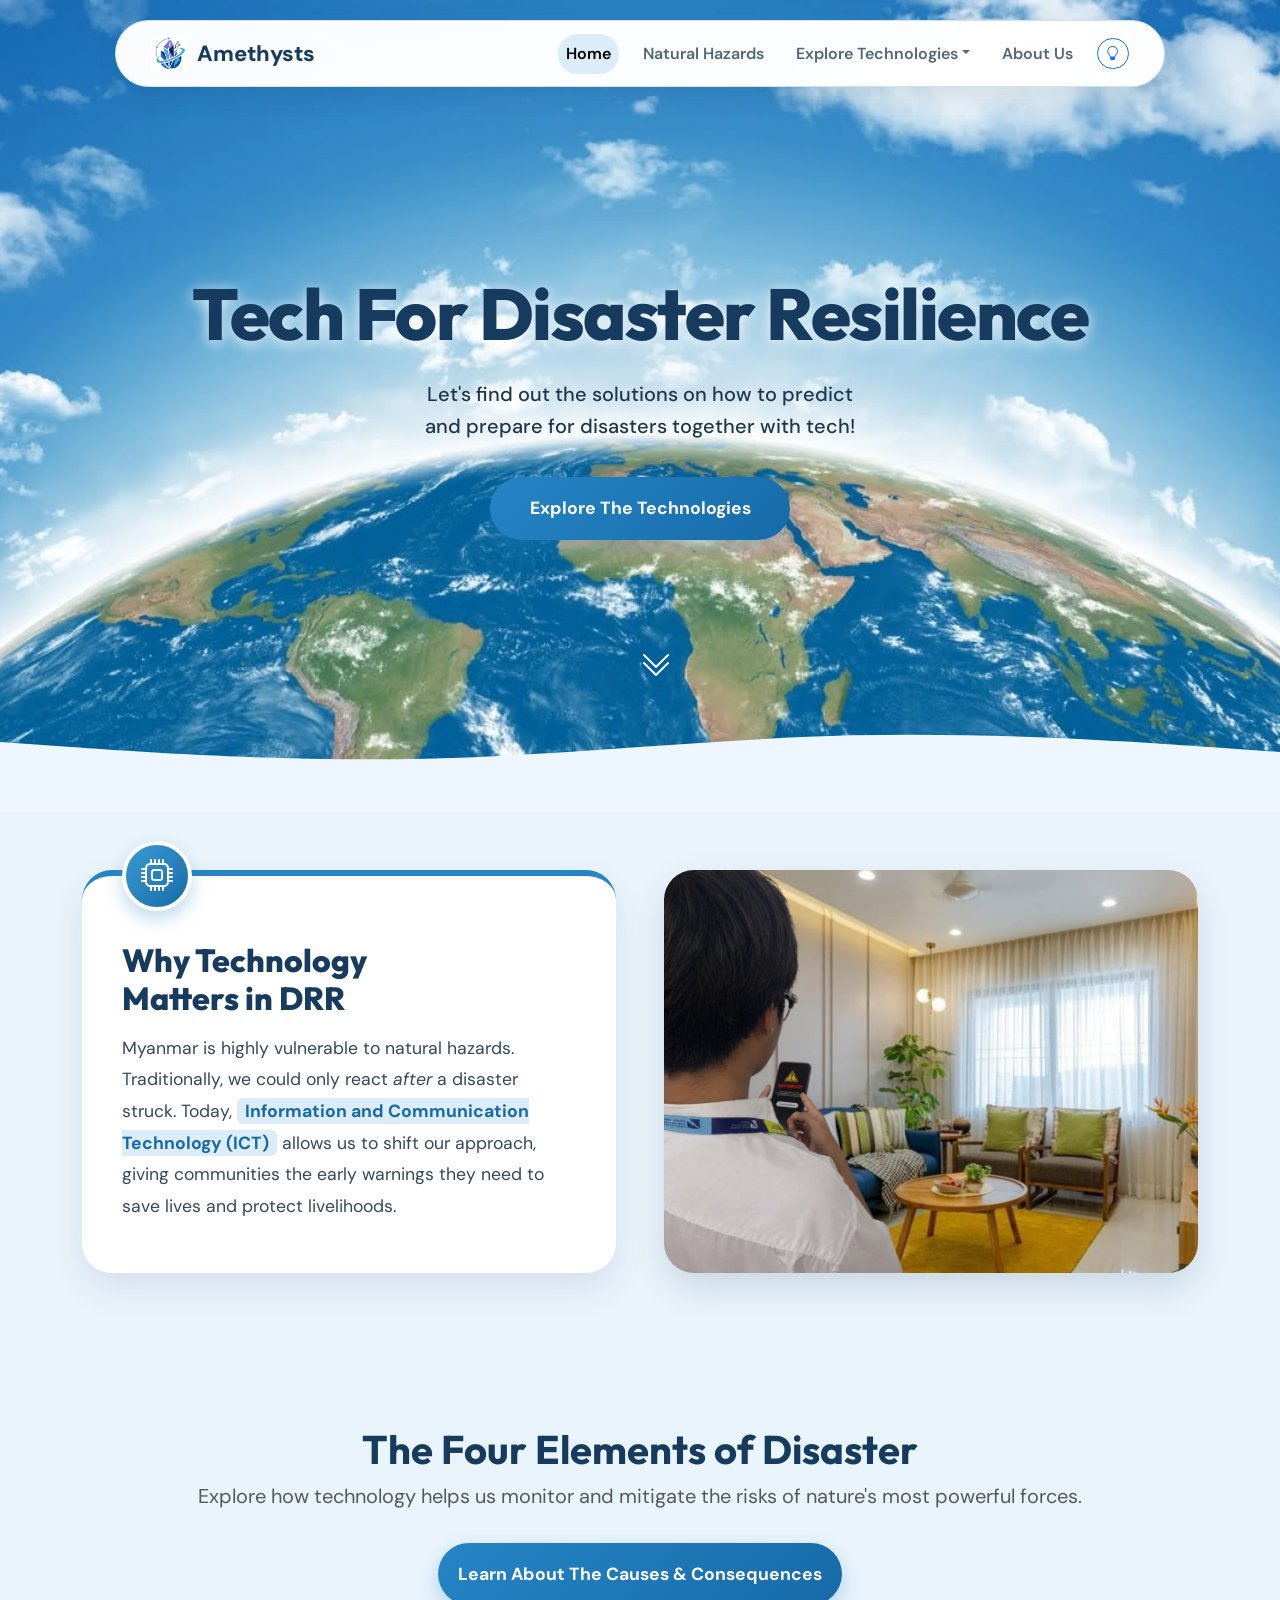
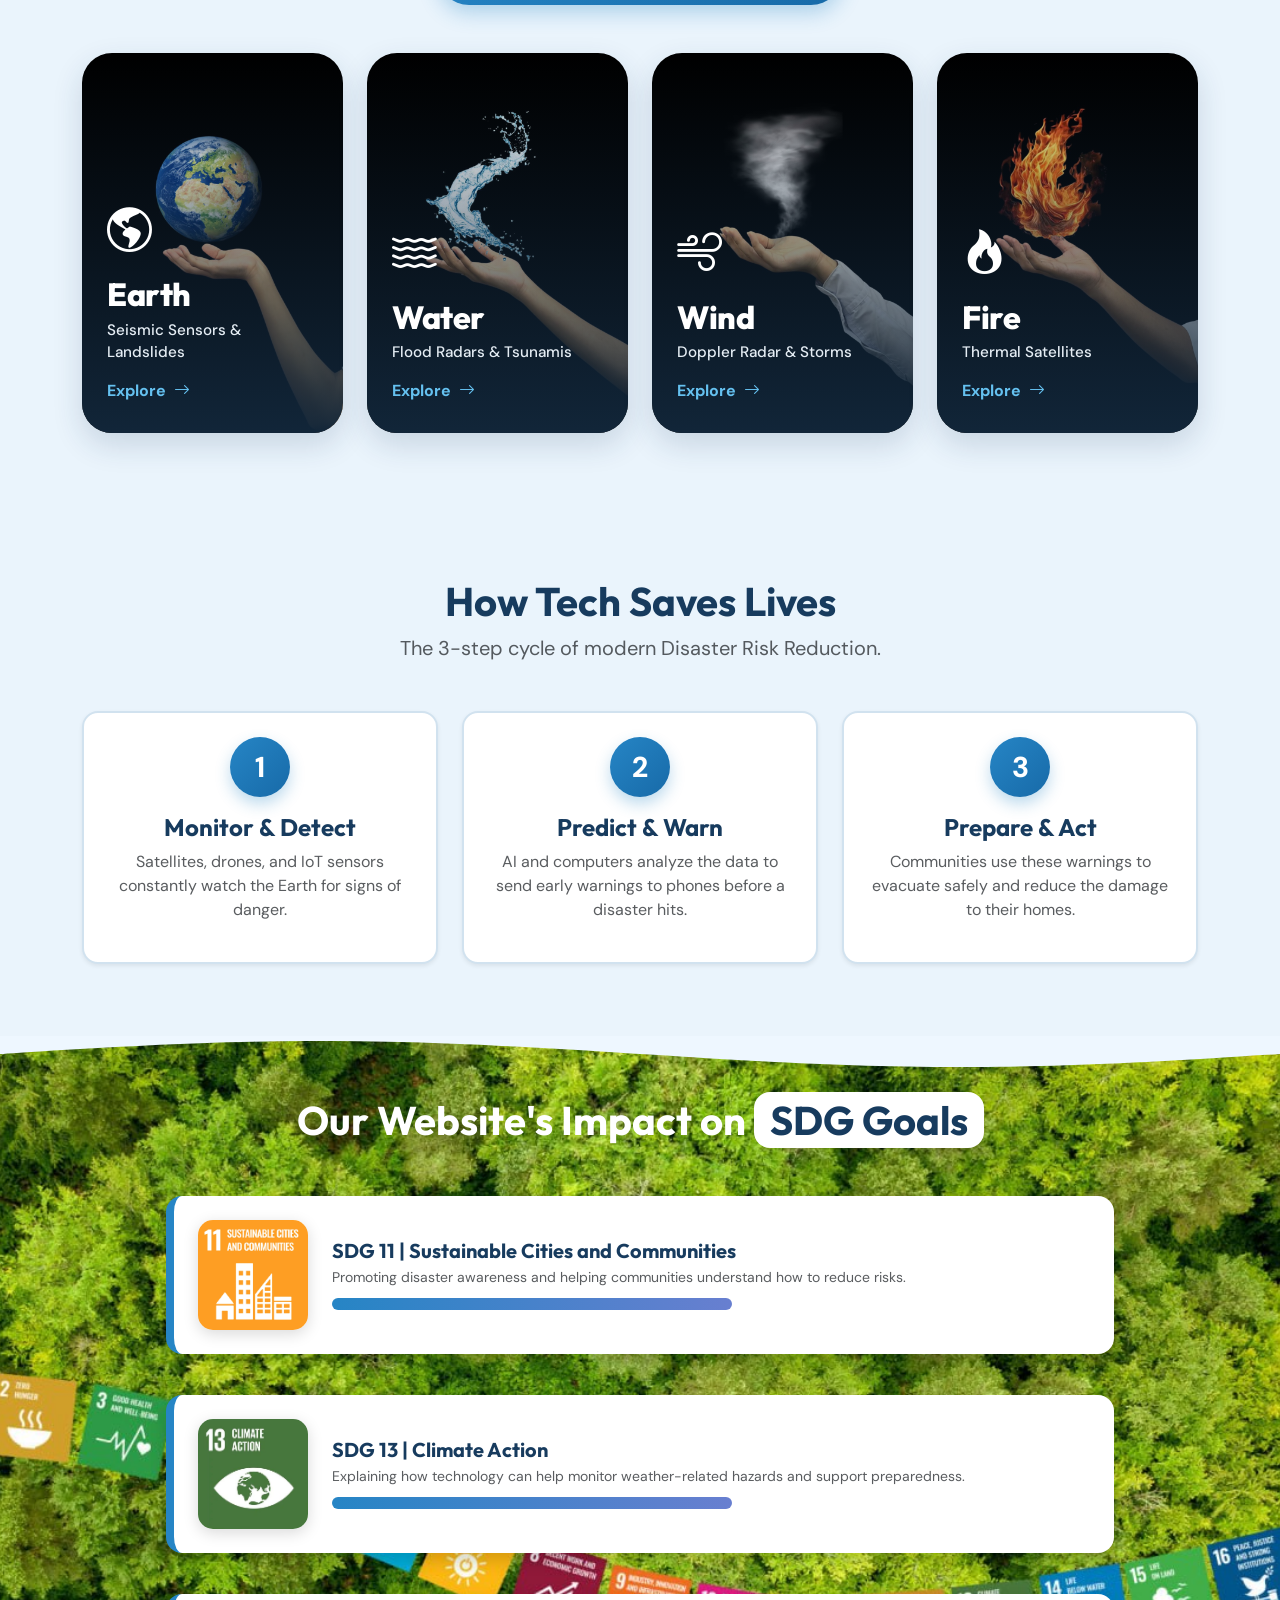
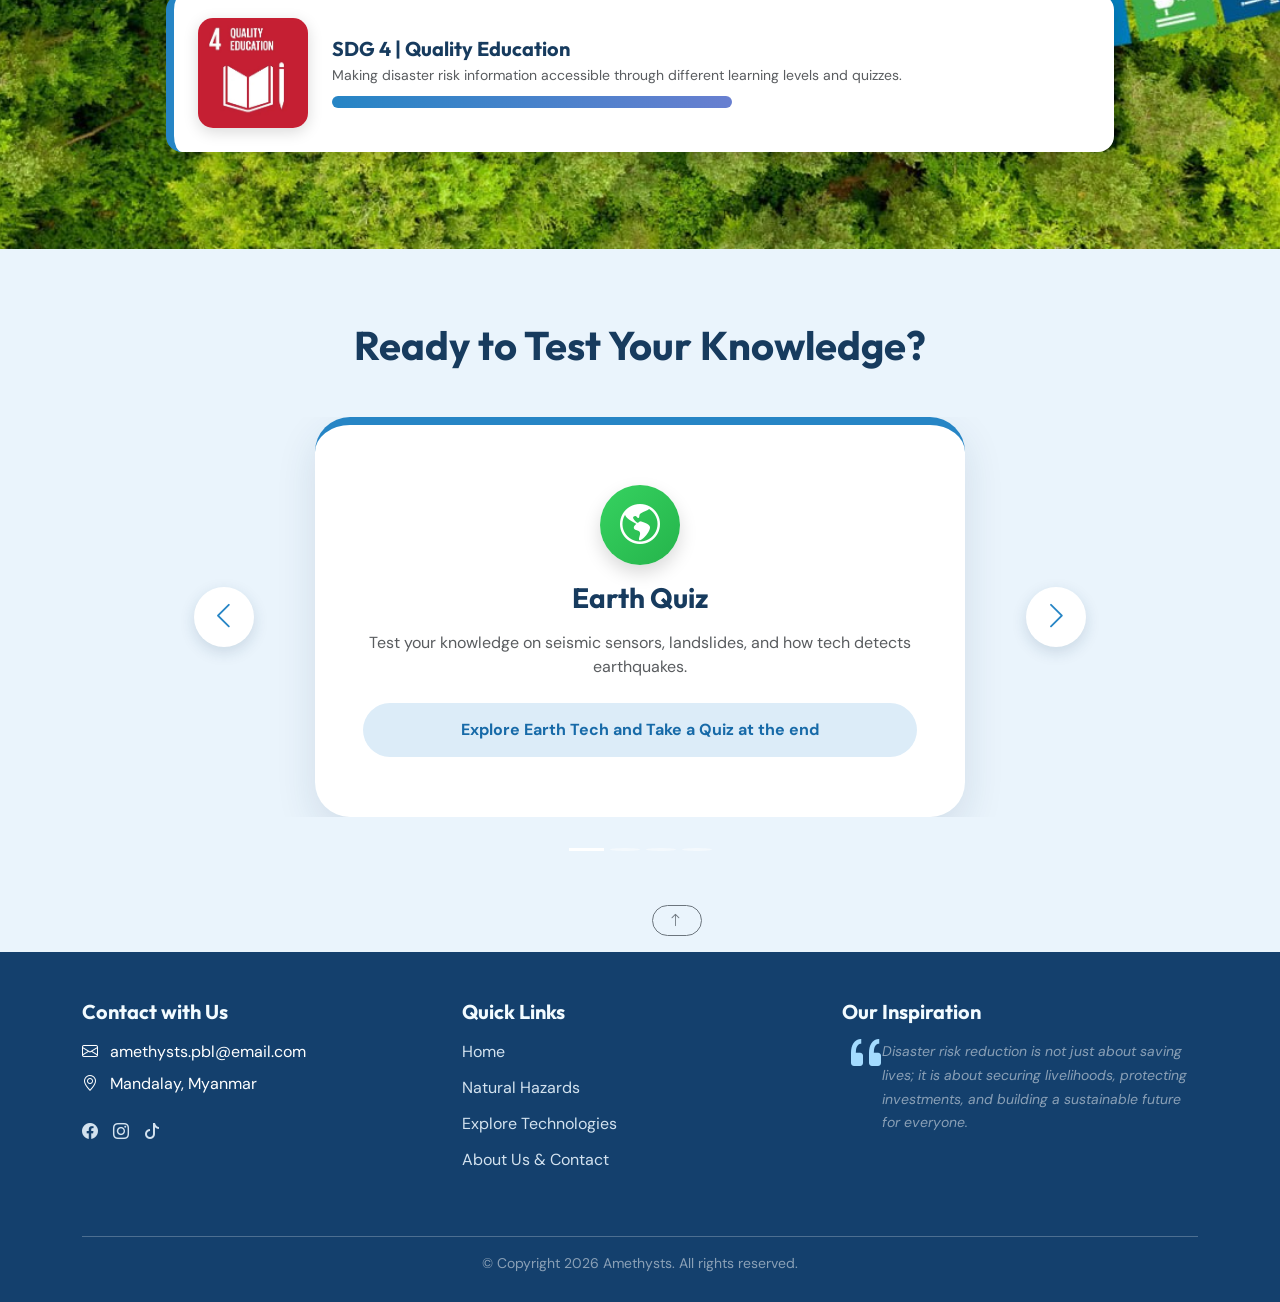
<file: index.html>
<!DOCTYPE html>
<html lang="en">
<head>
    <meta charset="UTF-8">
    <meta name="viewport" content="width=device-width, initial-scale=1.0">
    <title>Amethysts | Disaster Risk Reduction</title>
    <link rel="stylesheet" href="https://cdn.jsdelivr.net/npm/bootstrap@5.3.8/dist/css/bootstrap.min.css">
    <link rel="stylesheet" href="https://cdn.jsdelivr.net/npm/bootstrap-icons@1.13.1/font/bootstrap-icons.min.css">
    <link href="https://unpkg.com/aos@2.3.1/dist/aos.css" rel="stylesheet">
    <link href="https://fonts.googleapis.com/css2?family=DM+Sans:wght@400;500;600;700&display=swap" rel="stylesheet">
    <link rel="shortcut icon" href="media/logo.jpg">
    <link rel="stylesheet" href="style.css">
</head>
<body>
 
    <nav class="navbar navbar-expand-lg">
        <div class="container nav-container">
            <a class="navbar-brand fw-bold d-flex align-items-center" href="index.html">
                <img src="media/logo.jpg" alt="Logo" class="nav-logo">
                <span class="brand-text">Amethysts</span>
            </a>
            <button class="navbar-toggler" data-bs-toggle="collapse" data-bs-target="#navbarNav">
                <span class="navbar-toggler-icon"></span>
            </button>
            <div class="collapse navbar-collapse" id="navbarNav">
                <ul class="navbar-nav ms-auto align-items-center">
                    <li class="nav-item"><a class="nav-link active" href="index.html">Home</a></li>
                    <li class="nav-item"><a class="nav-link" href="pages/problem.html">Natural Hazards</a></li>
                    <li class="nav-item dropdown">
                        <a class="nav-link dropdown-toggle" href="" data-bs-toggle="dropdown">Explore Technologies</a>
                        <ul class="dropdown-menu">
                            <li><a href="pages/explore_earth.html" class="dropdown-item">Earth (Seismic)</a></li>
                            <li><a href="pages/explore_water.html" class="dropdown-item">Water (Floods)</a></li>
                            <li><a href="pages/explore_air.html" class="dropdown-item">Wind (Cyclones)</a></li>
                            <li><a href="pages/explore_fire.html" class="dropdown-item">Fire (Wildfires)</a></li>
                        </ul>
                    </li>
                    <li class="nav-item"><a class="nav-link" href="pages/about.html">About Us</a></li>
                    <li class="nav-item">
                        <button class="btn btn-sm btn-outline-primary rounded-pill ms-2" data-bs-toggle="offcanvas" data-bs-target="#tipsOffcanvas" title="Quick Safety Tips">
                            <i class="bi bi-lightbulb"></i>
                        </button>
                    </li>
                </ul>
            </div>
        </div>
    </nav>
 
    <div class="offcanvas offcanvas-end custom-offcanvas" tabindex="-1" id="tipsOffcanvas">
        <div class="offcanvas-header">
            <h5 class="offcanvas-title"><i class="bi bi-shield-check me-2"></i>Quick Safety Tips</h5>
            <button type="button" class="btn-close btn-close-white" data-bs-dismiss="offcanvas" aria-label="Close"></button>
        </div>
        <div class="offcanvas-body">
            <p class="text-muted small mb-3 fw-bold">Small habits that save lives in Myanmar.</p>
            <ul class="list-group quick-facts mb-4">
                <li class="list-group-item"><i class="bi bi-phone"></i> Save local emergency numbers in your phone.</li>
                <li class="list-group-item"><i class="bi bi-bag-check"></i> Pack a small go-bag with water, snacks, power bank.</li>
                <li class="list-group-item"><i class="bi bi-people"></i> Agree on a family meeting point.</li>
                <li class="list-group-item"><i class="bi bi-megaphone"></i> Follow official warnings only.</li>
                <li class="list-group-item"><i class="bi bi-house-heart"></i> Know your nearest shelter.</li>
            </ul>
            <a href="pages/problem.html" class="offcanvas-action-btn">Learn More About Hazards</a>
        </div>
    </div>
 
    <div class="hero-section">
        <h1 class="hero-title mx-2" data-aos="fade-down" data-aos-duration="1000">Tech For Disaster Resilience</h1>
        <div class="hero-box mx-3" data-aos="fade-up" data-aos-duration="1000" data-aos-delay="200">
            <p class="mb-0">Let's find out the solutions on how to predict and prepare for disasters together with tech!</p>
        </div>
        <div class="button" data-aos="zoom-in" data-aos-delay="400">
            <a href="pages/explore_earth.html" class="btn custom-btn">Explore The Technologies</a>
        </div>
        <a href="#why-section" class="scroll-down d-none d-md-block" data-aos="fade-up" data-aos-delay="800"><i class="bi bi-chevron-double-down"></i></a>
        <svg class="wave-svg" xmlns="http://www.w3.org/2000/svg" viewBox="0 0 1440 320" preserveAspectRatio="none">
            <path fill="#eef7ff" fill-opacity="1" d="M0,96L80,112C160,128,320,160,480,149.3C640,139,800,85,960,74.7C1120,64,1280,96,1360,112L1440,128L1440,320L1360,320C1280,320,1120,320,960,320C800,320,640,320,480,320C320,320,160,320,80,320L0,320Z"></path>
        </svg>
    </div>
 
    <div class="why-section" id="why-section">
        <div class="container">
            <div class="row align-items-center g-4 g-lg-5">
                <div class="col-12 col-lg-6">
                    <div class="why-card" data-aos="fade-right" data-aos-delay="100">
                        <div class="icon-wrapper"><i class="bi bi-cpu"></i></div>
                        <h2 class="why-title">Why Technology Matters in DRR</h2>
                        <p class="why-text">Myanmar is highly vulnerable to natural hazards. Traditionally, we could only react <em>after</em> a disaster struck. Today, <span class="highlight-text">Information and Communication Technology (ICT)</span> allows us to shift our approach, giving communities the early warnings they need to save lives and protect livelihoods.</p>
                    </div>
                </div>
                <div class="col-12 col-lg-6 d-none d-lg-block" data-aos="fade-left" data-aos-delay="300">
                    <div class="why-image-wrapper">
                        <img src="media/warning_home.jpg" alt="Technology warning" class="why-image">
                    </div>
                </div>
            </div>
        </div>
    </div>
 
    <div class="elements-section py-5">
        <div class="container py-3 py-lg-4">
            <div class="text-center mb-5" data-aos="fade-up">
                <h2 class="fw-bold text-dark-blue display-6">The Four Elements of Disaster</h2>
                <p class="text-muted fs-5">Explore how technology helps us monitor and mitigate the risks of nature's most powerful forces.</p>
                <a href="pages/problem.html" class="btn custom-btn mt-3">Learn About The Causes & Consequences</a>
            </div>
            <div class="row g-3 g-md-4">
                <div class="col-12 col-sm-6 col-lg-3" data-aos="fade-up" data-aos-delay="100">
                    <a href="pages/explore_earth.html" class="element-card earth-card">
                        <img src="media/earth_element.jpg" alt="Earth element">
                        <div class="element-overlay">
                            <i class="bi bi-globe-americas element-icon"></i>
                            <h3>Earth</h3><p>Seismic Sensors & Landslides</p>
                            <span class="btn-explore">Explore <i class="bi bi-arrow-right"></i></span>
                        </div>
                    </a>
                </div>
                <div class="col-12 col-sm-6 col-lg-3" data-aos="fade-up" data-aos-delay="200">
                    <a href="pages/explore_water.html" class="element-card water-card">
                        <img src="media/water_element.jpg" alt="Water element">
                        <div class="element-overlay">
                            <i class="bi bi-water element-icon"></i>
                            <h3>Water</h3><p>Flood Radars & Tsunamis</p>
                            <span class="btn-explore">Explore <i class="bi bi-arrow-right"></i></span>
                        </div>
                    </a>
                </div>
                <div class="col-12 col-sm-6 col-lg-3" data-aos="fade-up" data-aos-delay="300">
                    <a href="pages/explore_air.html" class="element-card wind-card">
                        <img src="media/wind_element.jpg" alt="Wind element">
                        <div class="element-overlay">
                            <i class="bi bi-wind element-icon"></i>
                            <h3>Wind</h3><p>Doppler Radar & Storms</p>
                            <span class="btn-explore">Explore <i class="bi bi-arrow-right"></i></span>
                        </div>
                    </a>
                </div>
                <div class="col-12 col-sm-6 col-lg-3" data-aos="fade-up" data-aos-delay="400">
                    <a href="pages/explore_fire.html" class="element-card fire-card">
                        <img src="media/fire_element.jpg" alt="Fire element">
                        <div class="element-overlay">
                            <i class="bi bi-fire element-icon"></i>
                            <h3>Fire</h3><p>Thermal Satellites</p>
                            <span class="btn-explore">Explore <i class="bi bi-arrow-right"></i></span>
                        </div>
                    </a>
                </div>
            </div>
        </div>
    </div>
 
    <div class="container py-4 py-lg-5 my-4">
        <div class="text-center mb-5" data-aos="fade-up">
            <h2 class="fw-bold text-dark-blue display-6">How Tech Saves Lives</h2>
            <p class="text-muted fs-5">The 3-step cycle of modern Disaster Risk Reduction.</p>
        </div>
        <div class="row text-center g-3 g-md-4">
            <div class="col-12 col-md-4" data-aos="fade-up" data-aos-delay="100">
                <div class="step-card p-4 bg-white rounded-4 shadow-sm h-100">
                    <div class="step-number mb-3">1</div>
                    <h4 class="fw-bold text-dark-blue">Monitor & Detect</h4>
                    <p class="text-muted">Satellites, drones, and IoT sensors constantly watch the Earth for signs of danger.</p>
                </div>
            </div>
            <div class="col-12 col-md-4" data-aos="fade-up" data-aos-delay="200">
                <div class="step-card p-4 bg-white rounded-4 shadow-sm h-100">
                    <div class="step-number mb-3">2</div>
                    <h4 class="fw-bold text-dark-blue">Predict & Warn</h4>
                    <p class="text-muted">AI and computers analyze the data to send early warnings to phones before a disaster hits.</p>
                </div>
            </div>
            <div class="col-12 col-md-4" data-aos="fade-up" data-aos-delay="300">
                <div class="step-card p-4 bg-white rounded-4 shadow-sm h-100">
                    <div class="step-number mb-3">3</div>
                    <h4 class="fw-bold text-dark-blue">Prepare & Act</h4>
                    <p class="text-muted">Communities use these warnings to evacuate safely and reduce the damage to their homes.</p>
                </div>
            </div>
        </div>
    </div>
 
    <div class="sdg-section pt-0 pb-5">
        <svg class="sdg-wave" xmlns="http://www.w3.org/2000/svg" viewBox="0 0 1000 300" preserveAspectRatio="none">
            <path d="M 0 0 L 0 67.5 Q 0 67.5 10.4 64.3 Q 20.8 61.1 31.3 58 Q 41.7 54.8 52.1 51.8 Q 62.5 48.7 72.9 45.9 Q 83.3 43 93.8 40.4 Q 104.2 37.7 114.6 35.3 Q 125 32.9 135.4 30.8 Q 145.8 28.6 156.3 26.9 Q 166.7 25.1 177.1 23.7 Q 187.5 22.2 197.9 21.2 Q 208.3 20.2 218.8 19.5 Q 229.2 18.9 239.6 18.7 Q 250 18.5 260.4 18.7 Q 270.8 18.9 281.3 19.5 Q 291.7 20.2 302.1 21.2 Q 312.5 22.2 322.9 23.7 Q 333.3 25.1 343.8 26.9 Q 354.2 28.6 364.6 30.8 Q 375 32.9 385.4 35.3 Q 395.8 37.7 406.3 40.4 Q 416.7 43 427.1 45.9 Q 437.5 48.7 447.9 51.8 Q 458.3 54.8 468.8 58 Q 479.2 61.1 489.6 64.3 Q 500 67.5 510.4 70.7 Q 520.8 73.9 531.3 77.1 Q 541.7 80.2 552.1 83.3 Q 562.5 86.3 572.9 89.2 Q 583.3 92 593.8 94.7 Q 604.2 97.3 614.6 99.7 Q 625 102.1 635.4 104.3 Q 645.8 106.4 656.3 108.2 Q 666.7 109.9 677.1 111.4 Q 687.5 112.8 697.9 113.8 Q 708.3 114.8 718.8 115.5 Q 729.2 116.1 739.6 116.3 Q 750 116.5 760.4 116.3 Q 770.8 116.1 781.3 115.5 Q 791.7 114.8 802.1 113.8 Q 812.5 112.8 822.9 111.4 Q 833.3 109.9 843.8 108.2 Q 854.2 106.4 864.6 104.3 Q 875 102.1 885.4 99.7 Q 895.8 97.3 906.3 94.7 Q 916.7 92 927.1 89.2 Q 937.5 86.3 947.9 83.3 Q 958.3 80.2 968.8 77.1 Q 979.2 73.9 989.6 70.7 T 1000 67.5 L 1000 0 Z" fill="#eef7ff" opacity="1"/>
        </svg>
        <div class="container sdg-content py-4">
            <div class="text-center my-4 mb-5 px-2" data-aos="fade-up">
                <h2 class="fw-bold text-white display-6">Our Website's Impact on <span class="bg-white text-dark-blue px-3 py-1 rounded-4 shadow-sm d-inline-block mt-2">SDG Goals</span></h2>
            </div>
            <div class="row justify-content-center g-3">
                <div class="col-12 col-lg-10" data-aos="fade-right" data-aos-delay="100">
                    <div class="sdg-card d-flex flex-column flex-md-row align-items-md-center bg-white p-3 p-md-4 rounded-4 shadow">
                        <img src="media/sdg11.jpg" class="sdg-image me-md-4 mb-3 mb-md-0" alt="SDG 11">
                        <div class="w-100">
                            <h5 class="fw-bold text-dark-blue mb-1">SDG 11 | Sustainable Cities and Communities</h5>
                            <p class="text-muted mb-2 small">Promoting disaster awareness and helping communities understand how to reduce risks.</p>
                            <div class="sdg-bar"></div>
                        </div>
                    </div>
                </div>
                <div class="col-12 col-lg-10" data-aos="fade-left" data-aos-delay="200">
                    <div class="sdg-card d-flex flex-column flex-md-row align-items-md-center bg-white p-3 p-md-4 rounded-4 shadow">
                        <img src="media/sdg13.jpg" alt="SDG 13" class="sdg-image me-md-4 mb-3 mb-md-0">
                        <div class="w-100">
                            <h5 class="fw-bold text-dark-blue mb-1">SDG 13 | Climate Action</h5>
                            <p class="text-muted mb-2 small">Explaining how technology can help monitor weather-related hazards and support preparedness.</p>
                            <div class="sdg-bar"></div>
                        </div>
                    </div>
                </div>
                <div class="col-12 col-lg-10" data-aos="fade-right" data-aos-delay="300">
                    <div class="sdg-card d-flex flex-column flex-md-row align-items-md-center bg-white p-3 p-md-4 rounded-4 shadow">
                        <img src="media/sdg4.jpg" alt="SDG 4" class="sdg-image me-md-4 mb-3 mb-md-0">
                        <div class="w-100">
                            <h5 class="fw-bold text-dark-blue mb-1">SDG 4 | Quality Education</h5>
                            <p class="text-muted mb-2 small">Making disaster risk information accessible through different learning levels and quizzes.</p>
                            <div class="sdg-bar"></div>
                        </div>
                    </div>
                </div>
            </div>
        </div>
    </div>
 
    <div class="quiz-section py-5">
        <div class="container py-3 py-lg-4">
            <h2 class="fw-bold text-dark-blue text-center display-6 mb-5 px-2" data-aos="fade-up">Ready to Test Your Knowledge?</h2>
            <div class="carousel slide" data-bs-interval="false" id="quizCarousel">
                <div class="carousel-indicators">
                    <button data-bs-target="#quizCarousel" data-bs-slide-to="0" class="active"></button>
                    <button data-bs-target="#quizCarousel" data-bs-slide-to="1"></button>
                    <button data-bs-target="#quizCarousel" data-bs-slide-to="2"></button>
                    <button data-bs-target="#quizCarousel" data-bs-slide-to="3"></button>
                </div>
                <div class="carousel-inner" data-aos="zoom-in">
                    <div class="carousel-item active">
                        <div class="quiz-card text-center p-4 p-md-5 mx-auto">
                            <div class="quiz-icon-wrapper earth-color mb-3"><i class="bi bi-globe-americas"></i></div>
                            <h3 class="fw-bold text-dark-blue mb-3">Earth Quiz</h3>
                            <p class="text-muted mb-4">Test your knowledge on seismic sensors, landslides, and how tech detects earthquakes.</p>
                            <a href="pages/explore_earth.html#quiz-section" class="btn custom-quiz-btn">Explore Earth Tech and Take a Quiz at the end</a>
                        </div>
                    </div>
                    <div class="carousel-item">
                        <div class="quiz-card text-center p-4 p-md-5 mx-auto">
                            <div class="quiz-icon-wrapper water-color mb-3"><i class="bi bi-water"></i></div>
                            <h3 class="fw-bold text-dark-blue mb-3">Water Quiz</h3>
                            <p class="text-muted mb-4">How much do you know about flood radars, IoT sensors, and tsunami warnings?</p>
                            <a href="pages/explore_water.html#quiz-section" class="btn custom-quiz-btn">Explore Water Tech and Take a Quiz at the end</a>
                        </div>
                    </div>
                    <div class="carousel-item">
                        <div class="quiz-card text-center p-4 p-md-5 mx-auto">
                            <div class="quiz-icon-wrapper wind-color mb-3"><i class="bi bi-wind"></i></div>
                            <h3 class="fw-bold text-dark-blue mb-3">Wind Quiz</h3>
                            <p class="text-muted mb-4">Discover how Doppler radars track cyclones and storms. Ready to test your skills?</p>
                            <a href="pages/explore_air.html#quiz-section" class="btn custom-quiz-btn">Explore Wind Tech and Take a Quiz at the end</a>
                        </div>
                    </div>
                    <div class="carousel-item">
                        <div class="quiz-card text-center p-4 p-md-5 mx-auto">
                            <div class="quiz-icon-wrapper fire-color mb-3"><i class="bi bi-fire"></i></div>
                            <h3 class="fw-bold text-dark-blue mb-3">Fire Quiz</h3>
                            <p class="text-muted mb-4">Learn about thermal satellite imaging and AI which are used to combat forest wildfires.</p>
                            <a href="pages/explore_fire.html#quiz-section" class="btn custom-quiz-btn">Explore Fire Tech and Take a Quiz at the end</a>
                        </div>
                    </div>
                </div>
                <button class="carousel-control-prev custom-carousel-btn d-none d-md-flex" data-bs-target="#quizCarousel" data-bs-slide="prev"><i class="bi bi-chevron-left"></i></button>
                <button class="carousel-control-next custom-carousel-btn d-none d-md-flex" data-bs-target="#quizCarousel" data-bs-slide="next"><i class="bi bi-chevron-right"></i></button>
            </div>
        </div>
    </div>
 
    <div class="container flex w-100" id="topbtn">
        <div class="text-center py-3 justify-content-center">
            <a href="" class="btn btn-sm btn-outline-secondary rounded-pill">
                <i class="bi bi-arrow-up me-1"></i> 
            </a>
        </div>
    </div>
 
    <footer class="footer pt-5 pb-4">
        <div class="container">
            <div class="row">
                <div class="col-12 col-md-4 mb-4">
                    <h5 class="fw-bold mb-3">Contact with Us</h5>
                    <p class="mb-2"><i class="bi bi-envelope me-2"></i> amethysts.pbl@email.com</p>
                    <p class="mb-4"><i class="bi bi-geo-alt me-2"></i> Mandalay, Myanmar</p>
                    <div class="d-flex social-icons">
                        <a href="https://www.facebook.com"><i class="bi bi-facebook"></i></a>
                        <a href="https://www.instagram.com"><i class="bi bi-instagram"></i></a>
                        <a href="https://www.tiktok.com"><i class="bi bi-tiktok"></i></a>
                    </div>
                </div>
                <div class="col-12 col-md-4 mb-4">
                    <h5 class="fw-bold mb-3">Quick Links</h5>
                    <ul class="list-unstyled footer-links">
                        <li><a href="index.html">Home</a></li>
                        <li><a href="pages/problem.html">Natural Hazards</a></li>
                        <li><a href="pages/explore_earth.html">Explore Technologies</a></li>
                        <li><a href="pages/about.html">About Us & Contact</a></li>
                    </ul>
                </div>
                <div class="col-12 col-md-4 mb-4">
                    <h5 class="fw-bold mb-3">Our Inspiration</h5>
                    <div class="footer-quote">
                        <i class="bi bi-quote quote-icon"></i>
                        <p class="text-white-50 small mb-0">Disaster risk reduction is not just about saving lives; it is about securing livelihoods, protecting investments, and building a sustainable future for everyone.</p>
                    </div>
                </div>
            </div>
            <hr class="mt-4 mb-3 border-light opacity-25">
            <div class="text-center small text-white-50">
                <p class="mb-1">&copy; Copyright 2026 Amethysts. All rights reserved.</p>
            </div>
        </div>
    </footer>
 
    <script src="https://cdn.jsdelivr.net/npm/bootstrap@5.3.8/dist/js/bootstrap.bundle.min.js"></script>
    <script src="https://unpkg.com/aos@2.3.1/dist/aos.js"></script>
    <script>AOS.init({ once: true });</script>
</body>
</html>
</file>
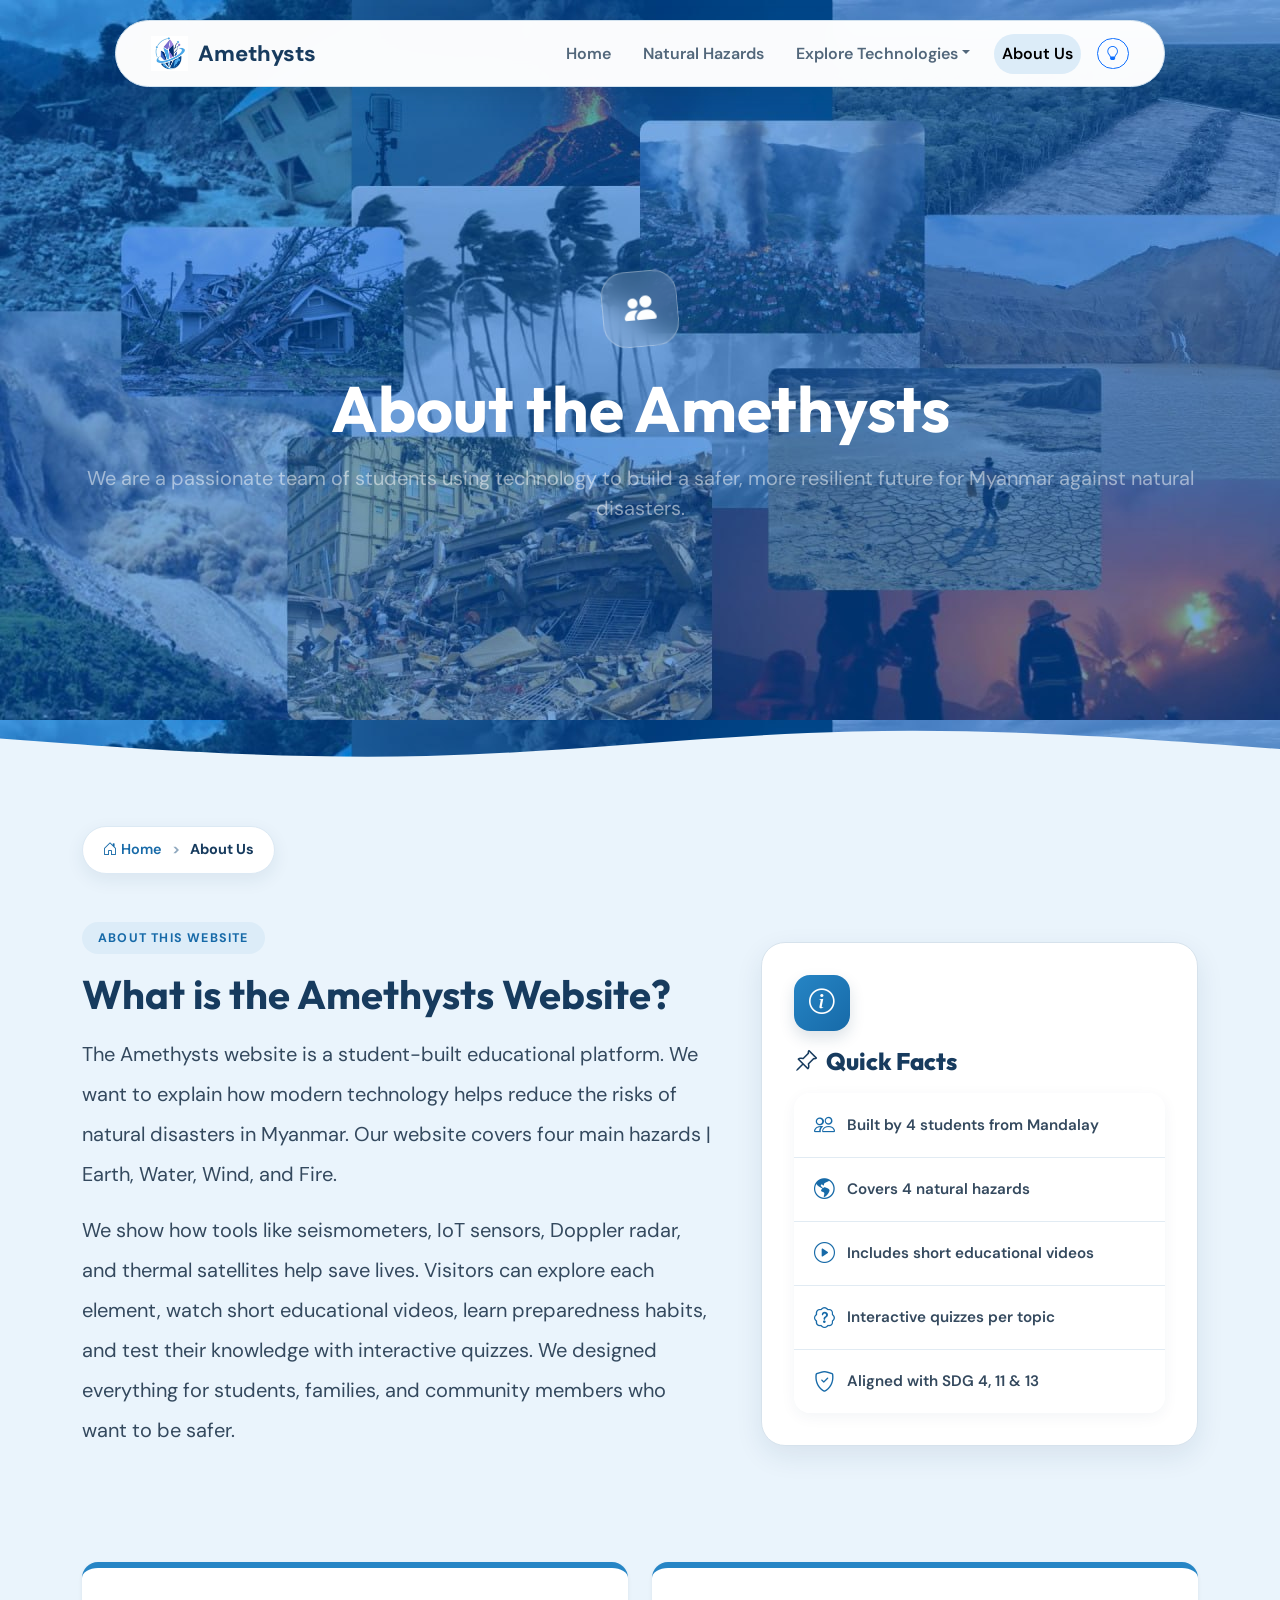
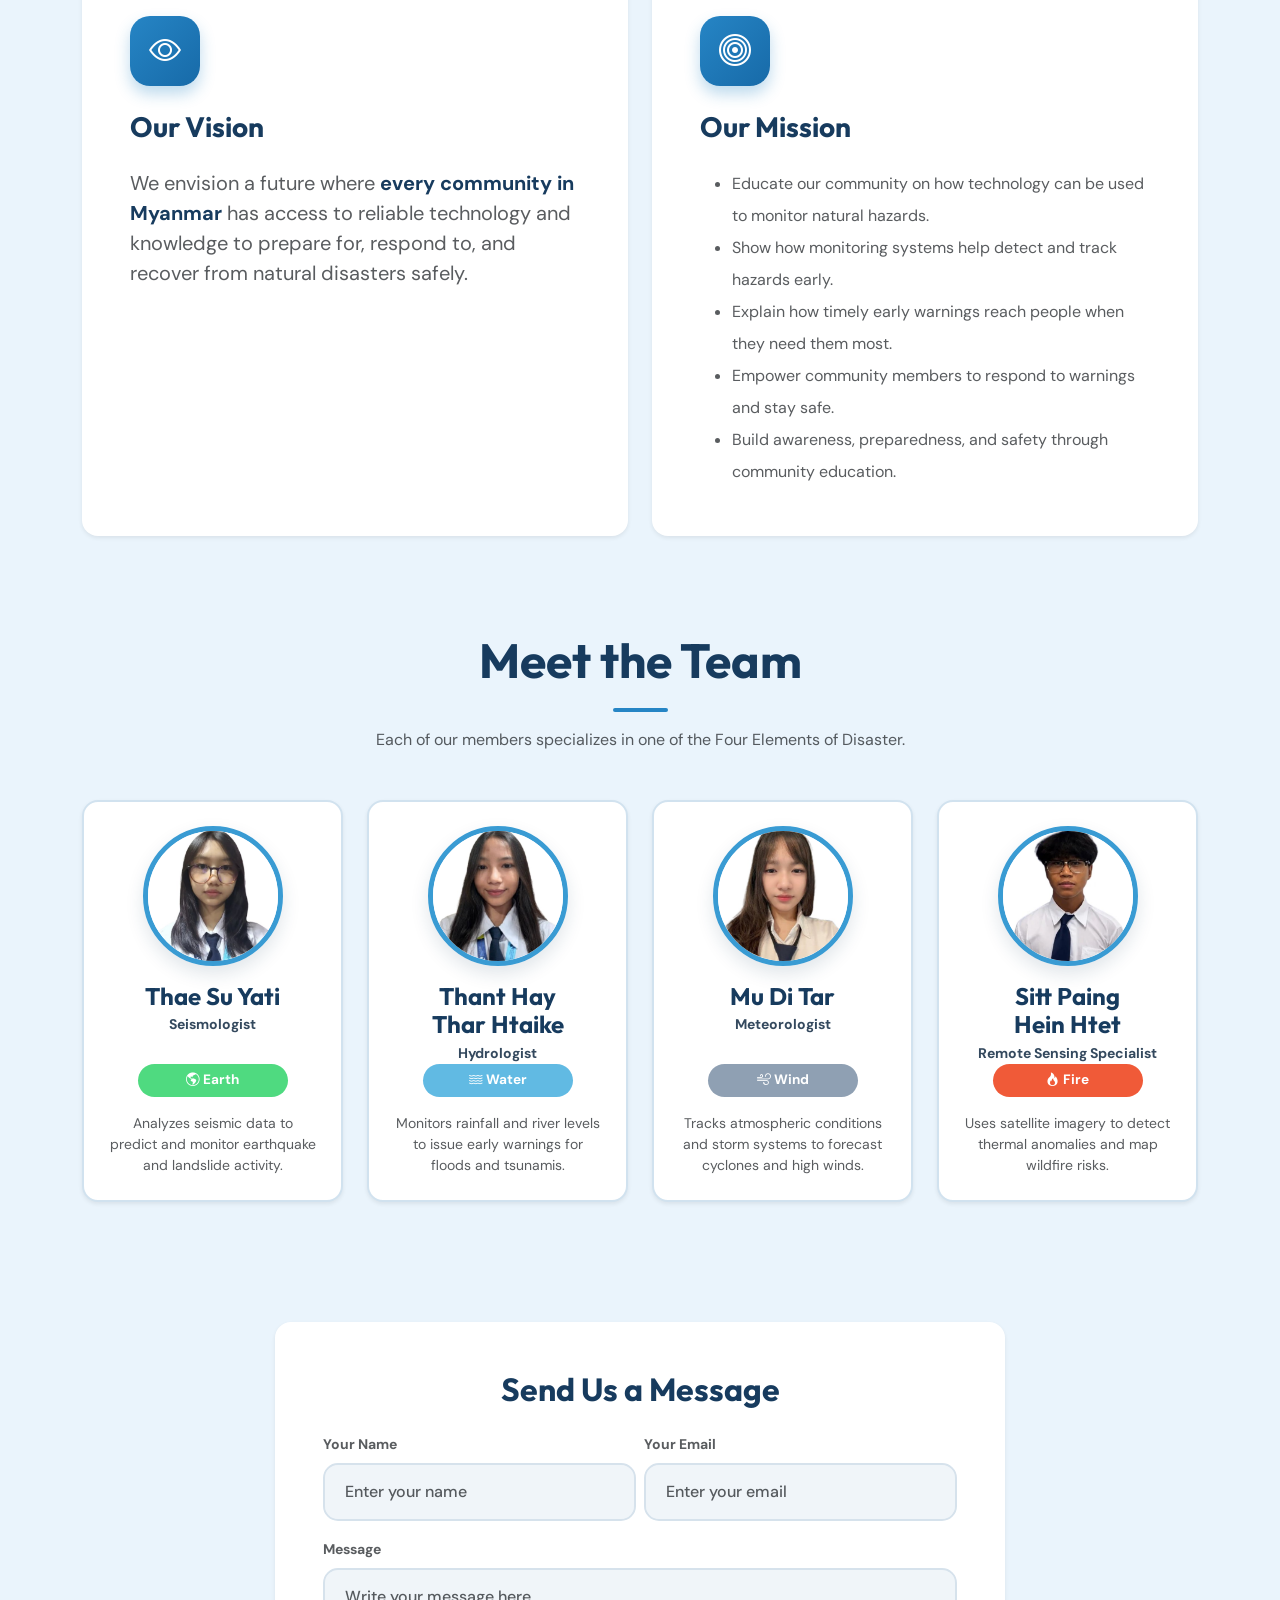
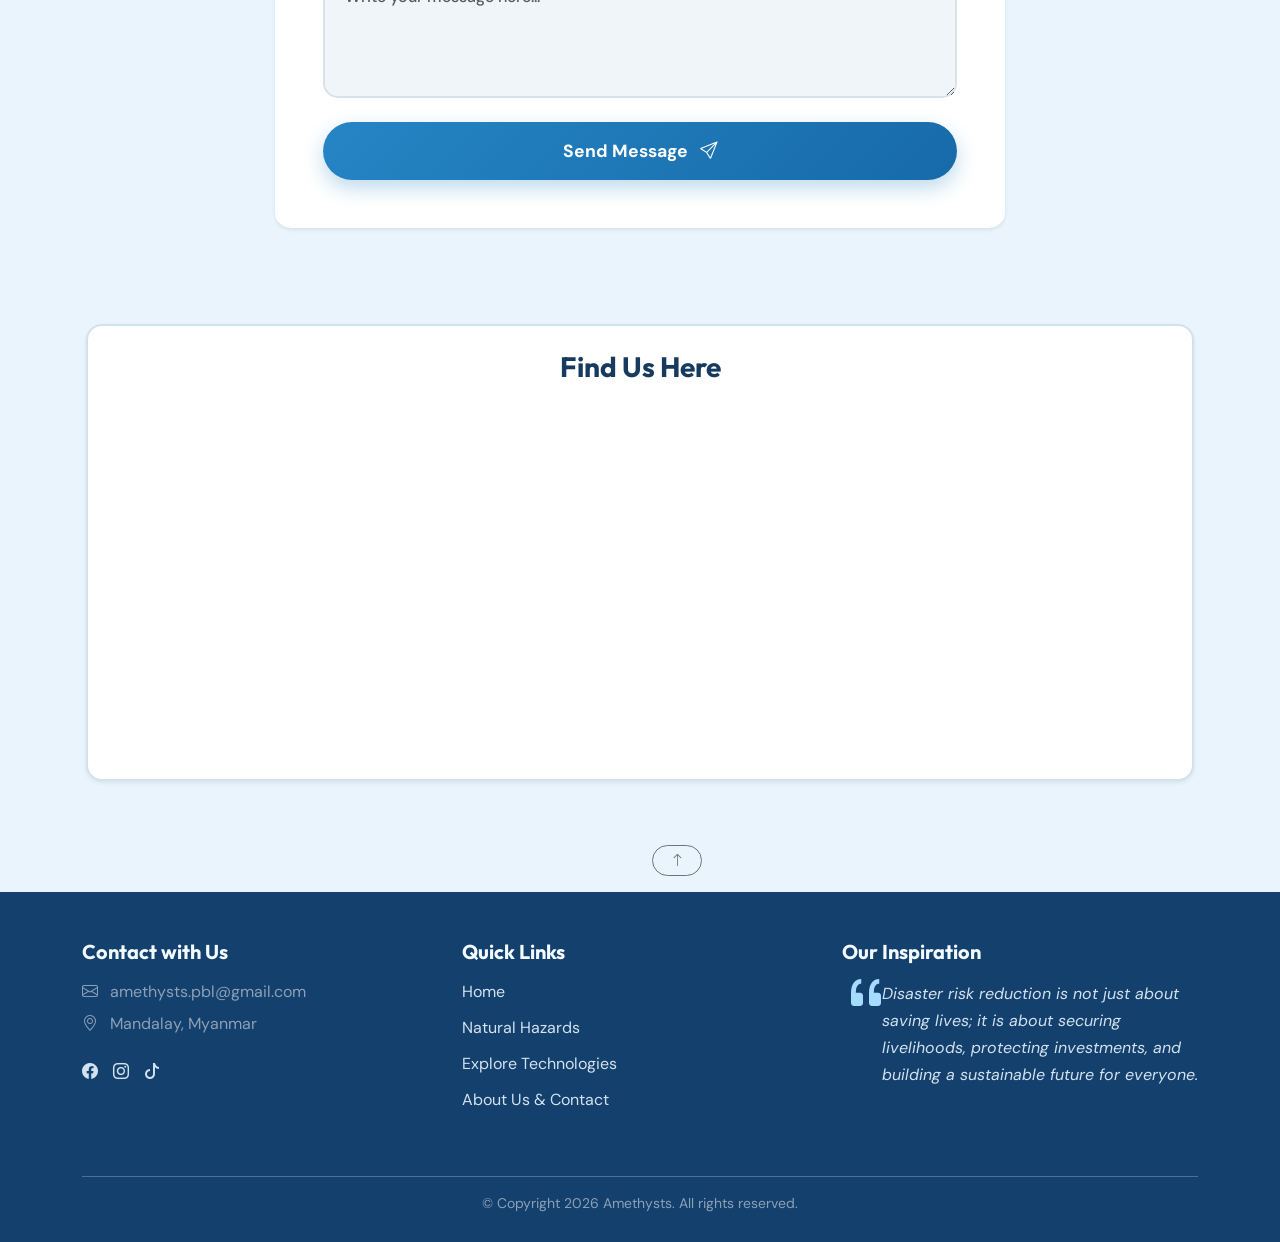
<file: pages/about.html>
<!DOCTYPE html>
<html lang="en">
<head>
    <meta charset="UTF-8">
    <meta name="viewport" content="width=device-width, initial-scale=1.0">
    <title>Amethysts | About Us & Contact</title>
    <link rel="stylesheet" href="https://cdn.jsdelivr.net/npm/bootstrap@5.3.8/dist/css/bootstrap.min.css">
    <link rel="stylesheet" href="https://cdn.jsdelivr.net/npm/bootstrap-icons@1.13.1/font/bootstrap-icons.min.css">
    <link href="https://unpkg.com/aos@2.3.1/dist/aos.css" rel="stylesheet">
    <link href="https://fonts.googleapis.com/css2?family=DM+Sans:wght@400;500;600;700&display=swap" rel="stylesheet">
    <link rel="shortcut icon" href="../media/logo.jpg">
    <link rel="stylesheet" href="../style.css">
</head>
<body>
 
    <nav class="navbar navbar-expand-lg">
        <div class="container nav-container">
            <a class="navbar-brand fw-bold d-flex align-items-center" href="../index.html">
                <img src="../media/logo.jpg" alt="logo" class="nav-logo">
                <span class="brand-text">Amethysts</span>
            </a>
            <button class="navbar-toggler" type="button" data-bs-toggle="collapse" data-bs-target="#navbarNav">
                <span class="navbar-toggler-icon"></span>
            </button>
            <div class="collapse navbar-collapse" id="navbarNav">
                <ul class="navbar-nav ms-auto align-items-center">
                    <li class="nav-item"><a class="nav-link" href="../index.html">Home</a></li>
                    <li class="nav-item"><a class="nav-link" href="problem.html">Natural Hazards</a></li>
                    <li class="nav-item dropdown">
                        <a class="nav-link dropdown-toggle" href="#" data-bs-toggle="dropdown">Explore Technologies</a>
                        <ul class="dropdown-menu">
                            <li><a href="explore_earth.html" class="dropdown-item">Earth (Seismic)</a></li>
                            <li><a href="explore_water.html" class="dropdown-item">Water (Floods)</a></li>
                            <li><a href="explore_air.html" class="dropdown-item">Wind (Cyclones)</a></li>
                            <li><a href="explore_fire.html" class="dropdown-item">Fire (Wildfires)</a></li>
                        </ul>
                    </li>
                    <li class="nav-item"><a class="nav-link active" href="about.html">About Us</a></li>
                    <li class="nav-item">
                        <button class="btn btn-sm btn-outline-primary rounded-pill ms-2" data-bs-toggle="offcanvas" data-bs-target="#tipsOffcanvas" title="Quick Safety Tips">
                            <i class="bi bi-lightbulb"></i>
                        </button>
                    </li>
                </ul>
            </div>
        </div>
    </nav>
 
    <div class="offcanvas offcanvas-end custom-offcanvas" tabindex="-1" id="tipsOffcanvas">
        <div class="offcanvas-header">
            <h5 class="offcanvas-title"><i class="bi bi-shield-check me-2"></i>Quick Safety Tips</h5>
            <button type="button" class="btn-close btn-close-white" data-bs-dismiss="offcanvas" aria-label="Close"></button>
        </div>
        <div class="offcanvas-body">
            <p class="text-muted small mb-3 fw-bold">Small habits that save lives in Myanmar.</p>
            <ul class="list-group quick-facts mb-4">
                <li class="list-group-item"><i class="bi bi-phone"></i> Save local emergency numbers in your phone.</li>
                <li class="list-group-item"><i class="bi bi-bag-check"></i> Pack a small go-bag with water, snacks, power bank.</li>
                <li class="list-group-item"><i class="bi bi-people"></i> Agree on a family meeting point.</li>
                <li class="list-group-item"><i class="bi bi-megaphone"></i> Follow official warnings only.</li>
                <li class="list-group-item"><i class="bi bi-house-heart"></i> Know your nearest shelter.</li>
            </ul>
            <a href="pages/problem.html" class="offcanvas-action-btn">Learn More About Hazards</a>
        </div>
    </div>
 
    <div class="problemandabout-hero">
        <div class="container text-center px-3" data-aos="zoom-in">
            <div class="problem-icon-badge mb-4">
                <i class="bi bi-people-fill"></i>
            </div>
            <h1 class="fw-bold display-3 text-white mb-3">About the Amethysts</h1>
            <p class="fs-5 text-white-50 mx-auto">
                We are a passionate team of students using technology to build a safer, more resilient future for Myanmar against natural disasters.
            </p>
        </div>
        <svg class="problem-wave" xmlns="http://www.w3.org/2000/svg" viewBox="0 0 1440 320" preserveAspectRatio="none">
            <path fill="#EAF4FC" fill-opacity="1" d="M0,96L80,112C160,128,320,160,480,149.3C640,139,800,85,960,74.7C1120,64,1280,96,1360,112L1440,128L1440,320L1360,320C1280,320,1120,320,960,320C800,320,640,320,480,320C320,320,160,320,80,320L0,320Z"></path>
        </svg>
    </div>
 
    <div class="container mt-3">
        <ul class="breadcrumb-custom">
            <li><a href="../index.html"><i class="bi bi-house-door me-1"></i>Home</a></li>
            <li class="active">About Us</li>
        </ul>
    </div>
 
    <div class="container py-5">
        <div class="row align-items-center g-4 g-lg-5">
            <div class="col-12 col-lg-7" data-aos="fade-right">
                <span class="section-label">About This Website</span>
                <h2 class="fw-bold text-dark-blue display-6 mb-3">What is the Amethysts Website?</h2>
                <p class="lh-lg fs-5">
                    The Amethysts website is a student-built educational platform. We want to explain how modern technology helps reduce the risks of natural disasters in Myanmar. Our website covers four main hazards | Earth, Water, Wind, and Fire.
                </p>
                <p class="lh-lg fs-5">
                    We show how tools like seismometers, IoT sensors, Doppler radar, and thermal satellites help save lives. Visitors can explore each element, watch short educational videos, learn preparedness habits, and test their knowledge with interactive quizzes. We designed everything for students, families, and community members who want to be safer.
                </p>
            </div>
            <div class="col-12 col-lg-5" data-aos="fade-left">
                <div class="prep-card">
                    <div class="prep-icon bg-gradient-blue"><i class="bi bi-info-circle"></i></div>
                    <h4><i class="bi bi-pin-angle me-2"></i>Quick Facts</h4>
                    <ul class="list-group quick-facts">
                        <li class="list-group-item"><i class="bi bi-people"></i> Built by 4 students from Mandalay</li>
                        <li class="list-group-item"><i class="bi bi-globe-americas"></i> Covers 4 natural hazards</li>
                        <li class="list-group-item"><i class="bi bi-play-circle"></i> Includes short educational videos</li>
                        <li class="list-group-item"><i class="bi bi-patch-question"></i> Interactive quizzes per topic</li>
                        <li class="list-group-item"><i class="bi bi-shield-check"></i> Aligned with SDG 4, 11 &amp; 13</li>
                    </ul>
                </div>
            </div>
        </div>
    </div>
 
    <div class="mission-section py-5">
        <div class="container">
            <div class="row justify-content-center align-items-stretch g-4" data-aos="fade-up">
               
                <div class="col-12 col-lg-6">
                    <div class="mission-card h-100 p-4 p-md-5 bg-white rounded-4 shadow-sm d-flex flex-column">
                        <div class="mission-icon mb-4"><i class="bi bi-eye"></i></div>
                        <h3 class="fw-bold text-dark-blue mb-4">Our Vision</h3>
                        <p class="text-muted fs-5 text-start mb-0">
                            We envision a future where <strong class="text-dark-blue">every community in Myanmar</strong> has access to reliable technology and knowledge to prepare for, respond to, and recover from natural disasters safely.
                        </p>
                    </div>
                </div>
 
                <div class="col-12 col-lg-6">
                    <div class="mission-card h-100 p-4 p-md-5 bg-white rounded-4 shadow-sm d-flex flex-column">
                        <div class="mission-icon mb-4"><i class="bi bi-bullseye"></i></div>
                        <h3 class="fw-bold text-dark-blue mb-4">Our Mission</h3>
                        <ul class="text-muted text-start mb-0 fs-6 lh-lg">
                            <li>Educate our community on how technology can be used to monitor natural hazards.</li>
                            <li>Show how monitoring systems help detect and track hazards early.</li>
                            <li>Explain how timely early warnings reach people when they need them most.</li>
                            <li>Empower community members to respond to warnings and stay safe.</li>
                            <li>Build awareness, preparedness, and safety through community education.</li>
                        </ul>
                    </div>
                </div>
 
            </div>
        </div>
    </div>
 
    <div class="team-section py-5">
        <div class="container">
            <div class="text-center mb-5 px-2" data-aos="fade-up">
                <h2 class="fw-bold text-dark-blue display-5">Meet the Team</h2>
                <div class="title-divider mx-auto"></div>
                <p class="text-muted mt-3">Each of our members specializes in one of the Four Elements of Disaster.</p>
            </div>
 
            <div class="row justify-content-center g-3 g-md-4">
                <div class="col-12 col-sm-6 col-lg-3 mb-4" data-aos="fade-up" data-aos-delay="100">
                    <div class="team-card text-center p-4 bg-white rounded-4 shadow-sm h-100">
                        <img src="../media/member1.jpg" alt="Thae Su Yati" class="team-img mb-3">
                        <div class="name-area">
                            <h4 class="fw-bold text-dark-blue mb-1">Thae Su Yati</h4>
                            <p class="fw-bold small mb-0">Seismologist</p>
                        </div>
                        <div class="content-bottom">
                            <div class="element-badge earth-badge mb-3"><i class="bi bi-globe-americas"></i> Earth</div>
                            <p class="text-muted small mb-0">Analyzes seismic data to predict and monitor earthquake and landslide activity.</p>
                        </div>
                    </div>
                </div>
                <div class="col-12 col-sm-6 col-lg-3 mb-4" data-aos="fade-up" data-aos-delay="200">
                    <div class="team-card text-center p-4 bg-white rounded-4 shadow-sm h-100">
                        <img src="../media/member2.jpg" alt="Thant Hay Thar Htaike" class="team-img mb-3">
                        <div class="name-area">
                            <h4 class="fw-bold text-dark-blue mb-1">Thant Hay Thar Htaike</h4>
                            <p class="fw-bold small mb-0">Hydrologist</p>
                        </div>
                        <div class="content-bottom">
                            <div class="element-badge water-badge mb-3"><i class="bi bi-water"></i> Water</div>
                            <p class="text-muted small mb-0">Monitors rainfall and river levels to issue early warnings for floods and tsunamis.</p>
                        </div>
                    </div>
                </div>
                <div class="col-12 col-sm-6 col-lg-3 mb-4" data-aos="fade-up" data-aos-delay="300">
                    <div class="team-card text-center p-4 bg-white rounded-4 shadow-sm h-100">
                        <img src="../media/member3.jpg" alt="Mu Ti Dar" class="team-img mb-3">
                        <div class="name-area">
                            <h4 class="fw-bold text-dark-blue mb-1">Mu Di Tar</h4>
                            <p class="fw-bold small mb-0">Meteorologist</p>
                        </div>
                        <div class="content-bottom">
                            <div class="element-badge wind-badge mb-3"><i class="bi bi-wind"></i> Wind</div>
                            <p class="text-muted small mb-0">Tracks atmospheric conditions and storm systems to forecast cyclones and high winds.</p>
                        </div>
                    </div>
                </div>
                <div class="col-12 col-sm-6 col-lg-3 mb-4" data-aos="fade-up" data-aos-delay="400">
                    <div class="team-card text-center p-4 bg-white rounded-4 shadow-sm h-100">
                        <img src="../media/member4.jpg" alt="Sitt Paing Hein Htet" class="team-img mb-3">
                        <div class="name-area">
                            <h4 class="fw-bold text-dark-blue mb-1">Sitt Paing Hein Htet</h4>
                            <p class="fw-bold small mb-0">Remote Sensing Specialist</p>
                        </div>
                        <div class="content-bottom">
                            <div class="element-badge fire-badge mb-3"><i class="bi bi-fire"></i> Fire</div>
                            <p class="text-muted small mb-0">Uses satellite imagery to detect thermal anomalies and map wildfire risks.</p>
                        </div>
                    </div>
                </div>
            </div>
        </div>
    </div>
 
    <div class="container py-4 py-lg-5 px-3" id="contact-section">
        <div class="row justify-content-center">
            <div class="col-12 col-lg-8" data-aos="fade-up">
                <div class="bg-white p-3 p-md-5 rounded-4 shadow-sm">
                    <h2 class="fw-bold text-dark-blue mb-4 text-center">Send Us a Message</h2>
                    <form action="" method="post">
                        <div class="row mb-3 g-2">
                            <div class="col-12 col-md-6">
                                <label class="form-label text-muted small fw-bold">Your Name</label>
                                <input type="text" class="form-control" placeholder="Enter your name">
                            </div>
                            <div class="col-12 col-md-6">
                                <label class="form-label text-muted small fw-bold">Your Email</label>
                                <input type="email" class="form-control" placeholder="Enter your email">
                            </div>
                        </div>
                        <div class="mb-4">
                            <label class="form-label text-muted small fw-bold">Message</label>
                            <textarea class="form-control" rows="4" placeholder="Write your message here..."></textarea>
                        </div>
                        <button type="button" class="btn custom-btn w-100 py-3 rounded-pill" data-bs-toggle="modal" data-bs-target="#successModal">
                            Send Message <i class="bi bi-send ms-2"></i>
                        </button>
                    </form>
                </div>
            </div>
        </div>
    </div>
 
    <div class="container py-4 py-lg-5 px-3" data-aos="fade-up">
        <div class="map-box bg-white p-3 p-md-4 rounded-4 shadow-sm text-center">
            <h3 class="fw-bold text-dark-blue mb-4">Find Us Here</h3>
            <div class="map-wrapper map-container">
                <iframe class="map-iframe" src="https://www.google.com/maps/embed?pb=!1m18!1m12!1m3!1d3347.9967296237596!2d96.05959618978869!3d21.98613056039784!2m3!1f0!2f0!3f0!3m2!1i1024!2i768!4f13.1!3m3!1m2!1s0x30cb13aeabad9e3d%3A0x94948226ce478f6e!2sEDUSN%20Digital%20School%2C%20Mandalay%20Campus!5e1!3m2!1smy!2smm!4v1775627820784!5m2!1smy!2smm%22 allowfullscreen="" loading="lazy" referrerpolicy="no-referrer-when-downgrade"></iframe>
            </div>
        </div>
    </div>
 
    <div class="modal fade" id="successModal" tabindex="-1">
        <div class="modal-dialog modal-dialog-centered">
            <div class="modal-content text-center border-0 shadow-lg">
                <div class="modal-header border-0 pb-0"><button type="button" class="btn-close ms-auto" data-bs-dismiss="modal"></button></div>
                <div class="modal-body p-4 p-md-5">
                    <i class="bi bi-check-circle-fill text-success display-1 mb-3"></i>
                    <h2 class="fw-bold text-dark-blue mb-3">Message Sent!</h2>
                    <p class="text-muted">Thank you for reaching out to the Amethysts team. We will get back to you as soon as possible.</p>
                    <button type="button" class="btn custom-btn w-50 mt-3 rounded-pill" data-bs-dismiss="modal">Close</button>
                </div>
            </div>
        </div>
    </div>
 
    <div class="container flex w-100" id="topbtn">
        <div class="text-center py-3 justify-content-center">
            <a href="" class="btn btn-sm btn-outline-secondary rounded-pill">
                <i class="bi bi-arrow-up"></i>
            </a>
        </div>
    </div>
 
    <footer class="footer pt-5 pb-4">
        <div class="container">
            <div class="row">
                <div class="col-12 col-md-4 mb-4">
                    <h5 class="fw-bold mb-3">Contact with Us</h5>
                    <p class="mb-2 text-white-50"><i class="bi bi-envelope me-2"></i> amethysts.pbl@gmail.com</p>
                    <p class="mb-4 text-white-50"><i class="bi bi-geo-alt me-2"></i> Mandalay, Myanmar</p>
                    <div class="d-flex social-icons">
                        <a href="https://www.facebook.com"><i class="bi bi-facebook"></i></a>
                        <a href="https://www.instagram.com"><i class="bi bi-instagram"></i></a>
                        <a href="https://www.tiktok.com"><i class="bi bi-tiktok"></i></a>
                    </div>
                </div>
                <div class="col-12 col-md-4 mb-4">
                    <h5 class="fw-bold mb-3">Quick Links</h5>
                    <ul class="list-unstyled footer-links">
                        <li><a href="../index.html">Home</a></li>
                        <li><a href="problem.html">Natural Hazards</a></li>
                        <li><a href="explore_earth.html">Explore Technologies</a></li>
                        <li><a href="about.html">About Us &amp; Contact</a></li>
                    </ul>
                </div>
                <div class="col-12 col-md-4 mb-4">
                    <h5 class="fw-bold mb-3">Our Inspiration</h5>
                    <div class="footer-quote">
                        <i class="bi bi-quote quote-icon"></i>
                        <p class="mb-0">Disaster risk reduction is not just about saving lives; it is about securing livelihoods, protecting investments, and building a sustainable future for everyone.</p>
                    </div>
                </div>
            </div>
            <hr class="mt-4 mb-3 border-light opacity-25">
            <div class="text-center small text-white-50">
                <p class="mb-1">&copy; Copyright 2026 Amethysts. All rights reserved.</p>
            </div>
        </div>
    </footer>
 
    <script src="https://cdn.jsdelivr.net/npm/bootstrap@5.3.8/dist/js/bootstrap.bundle.min.js"></script>
    <script src="https://unpkg.com/aos@2.3.1/dist/aos.js"></script>
    <script>AOS.init({ once: true });</script>
</body>
</html>
</file>
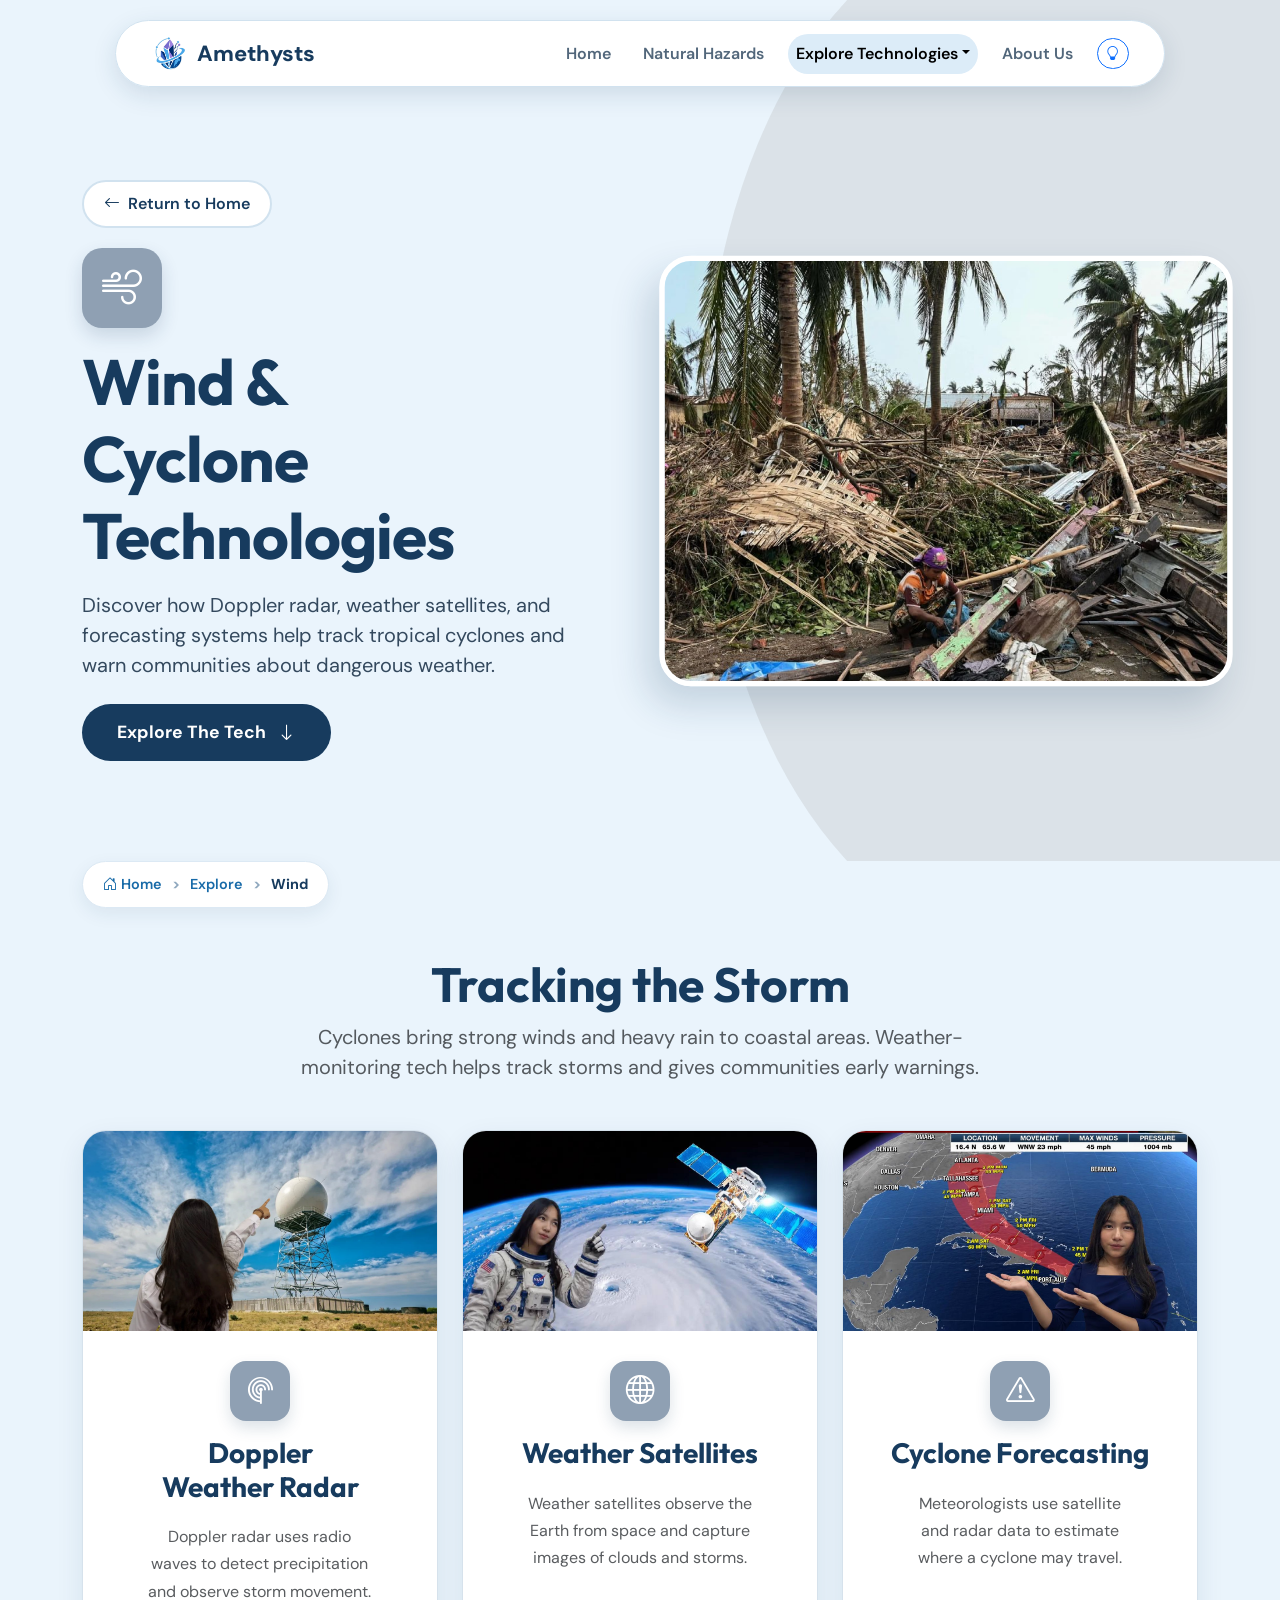
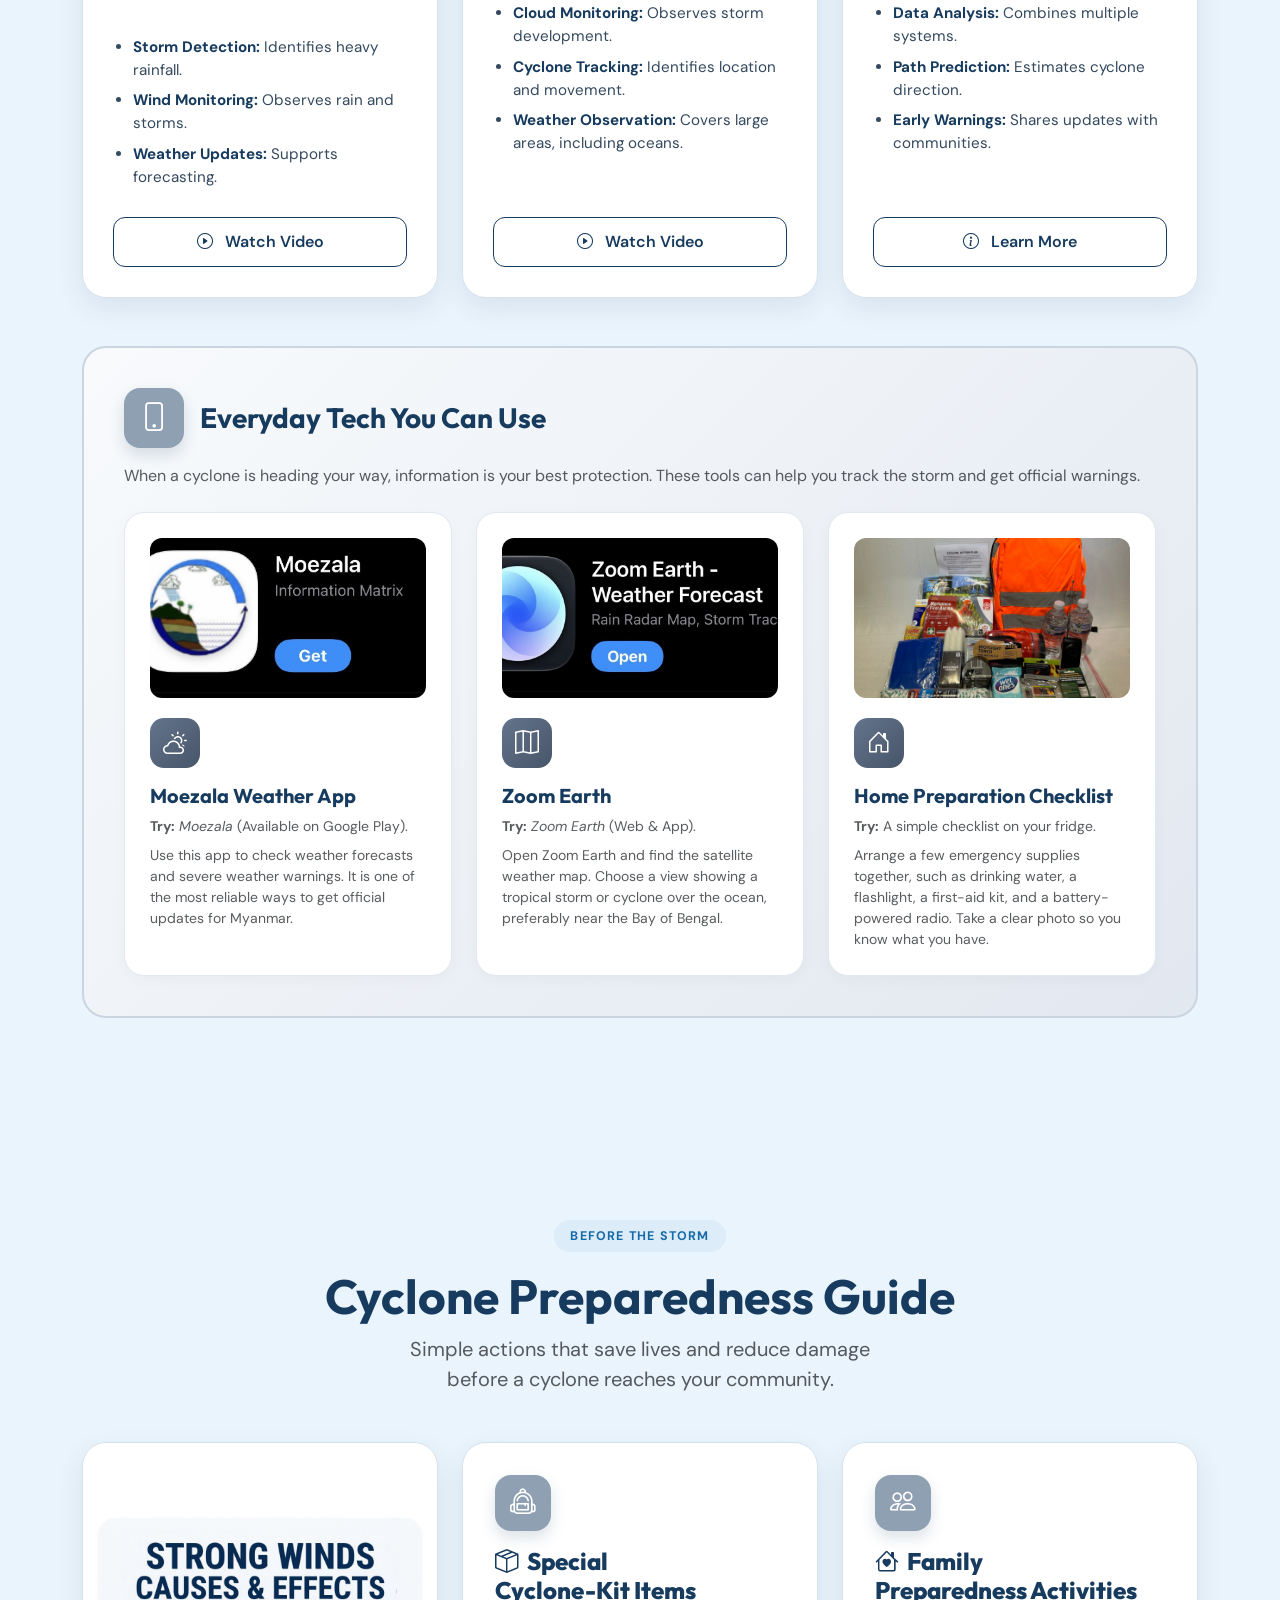
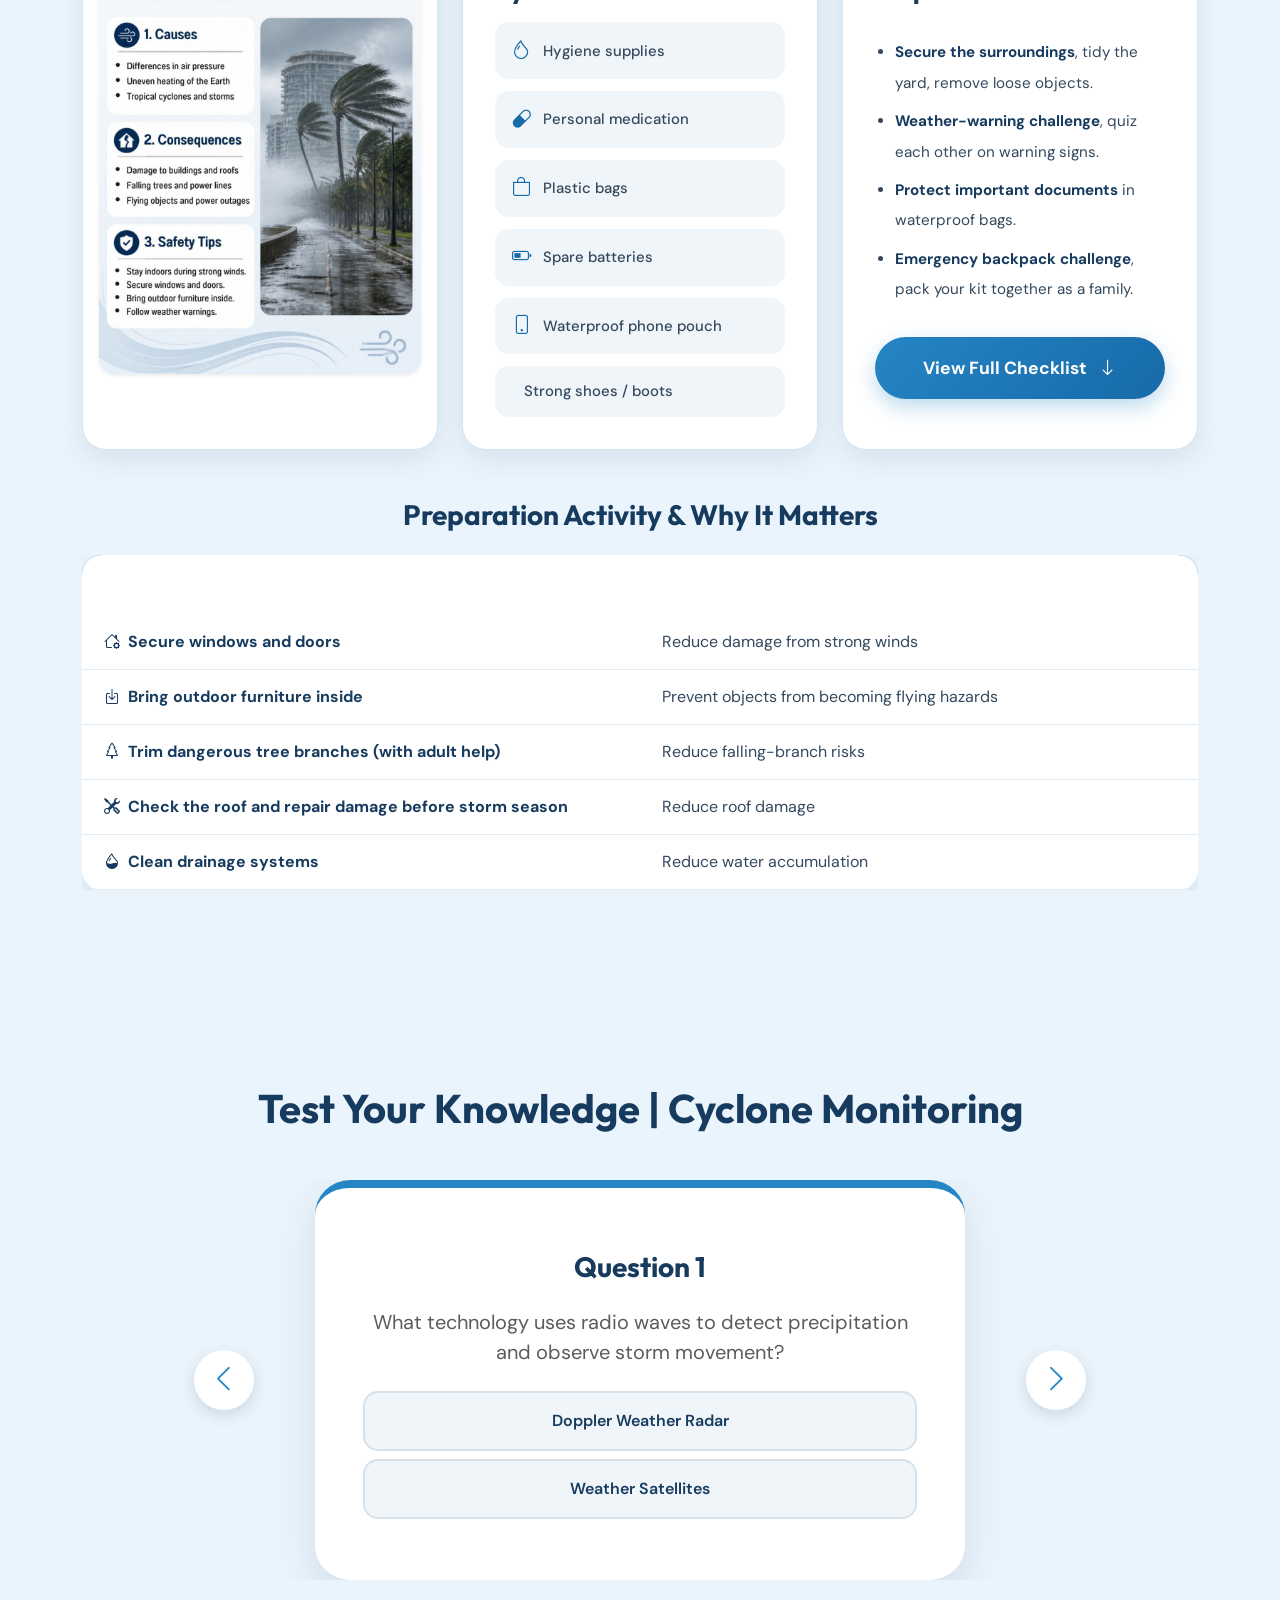
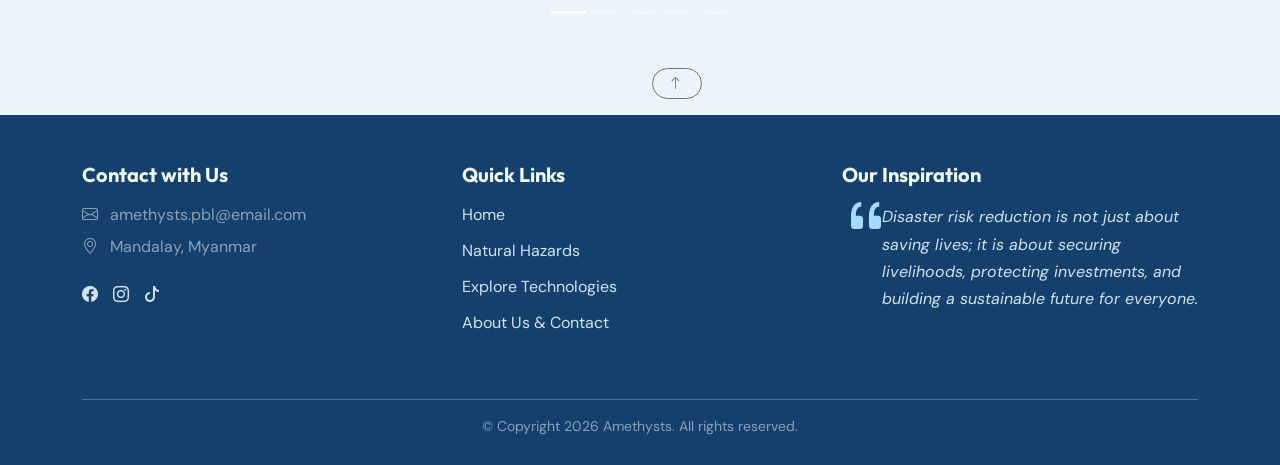
<file: pages/explore_air.html>
<!DOCTYPE html>
<html lang="en">
<head>
    <meta charset="UTF-8">
    <meta name="viewport" content="width=device-width, initial-scale=1.0">
    <title>Amethysts | Wind Technologies</title>
    <link rel="stylesheet" href="https://cdn.jsdelivr.net/npm/bootstrap@5.3.8/dist/css/bootstrap.min.css">
    <link rel="stylesheet" href="https://cdn.jsdelivr.net/npm/bootstrap-icons@1.13.1/font/bootstrap-icons.min.css">
    <link href="https://unpkg.com/aos@2.3.1/dist/aos.css" rel="stylesheet">
    <link href="https://fonts.googleapis.com/css2?family=DM+Sans:wght@400;500;600;700&display=swap" rel="stylesheet">
    <link rel="shortcut icon" href="../media/logo.jpg">
    <link rel="stylesheet" href="../style.css">
</head>
<body>
 
    <nav class="navbar navbar-expand-lg">
        <div class="container nav-container">
            <a class="navbar-brand fw-bold d-flex align-items-center" href="../index.html">
                <img src="../media/logo.jpg" alt="logo" class="nav-logo">
                <span class="brand-text">Amethysts</span>
            </a>
            <button class="navbar-toggler" type="button" data-bs-toggle="collapse" data-bs-target="#navbarNav">
                <span class="navbar-toggler-icon"></span>
            </button>
            <div class="collapse navbar-collapse" id="navbarNav">
                <ul class="navbar-nav ms-auto align-items-center">
                    <li class="nav-item"><a class="nav-link" href="../index.html">Home</a></li>
                    <li class="nav-item"><a class="nav-link" href="problem.html">Natural Hazards</a></li>
                    <li class="nav-item dropdown">
                        <a class="nav-link active dropdown-toggle" href="#" data-bs-toggle="dropdown">Explore Technologies</a>
                        <ul class="dropdown-menu">
                            <li><a href="explore_earth.html" class="dropdown-item">Earth (Seismic)</a></li>
                            <li><a href="explore_water.html" class="dropdown-item">Water (Floods)</a></li>
                            <li><a href="explore_air.html" class="dropdown-item">Wind (Cyclones)</a></li>
                            <li><a href="explore_fire.html" class="dropdown-item">Fire (Wildfires)</a></li>
                        </ul>
                    </li>
                    <li class="nav-item"><a class="nav-link" href="about.html">About Us</a></li>
                    <li class="nav-item">
                        <button class="btn btn-sm btn-outline-primary rounded-pill ms-2" data-bs-toggle="offcanvas" data-bs-target="#tipsOffcanvas" title="Quick Safety Tips">
                            <i class="bi bi-lightbulb"></i>
                        </button>
                    </li>
                </ul>
            </div>
        </div>
    </nav>
 
    <div class="offcanvas offcanvas-end custom-offcanvas" tabindex="-1" id="tipsOffcanvas">
        <div class="offcanvas-header">
            <h5 class="offcanvas-title"><i class="bi bi-shield-check me-2"></i>Quick Safety Tips</h5>
            <button type="button" class="btn-close btn-close-white" data-bs-dismiss="offcanvas" aria-label="Close"></button>
        </div>
        <div class="offcanvas-body">
            <p class="text-muted small mb-3 fw-bold">Small habits that save lives in Myanmar.</p>
            <ul class="list-group quick-facts mb-4">
                <li class="list-group-item"><i class="bi bi-phone"></i> Save local emergency numbers in your phone.</li>
                <li class="list-group-item"><i class="bi bi-bag-check"></i> Pack a small go-bag with water, snacks, power bank.</li>
                <li class="list-group-item"><i class="bi bi-people"></i> Agree on a family meeting point.</li>
                <li class="list-group-item"><i class="bi bi-megaphone"></i> Follow official warnings only.</li>
                <li class="list-group-item"><i class="bi bi-house-heart"></i> Know your nearest shelter.</li>
            </ul>
            <a href="pages/problem.html" class="offcanvas-action-btn">Learn More About Hazards</a>
        </div>
    </div>
 
    <div class="explore-hero wind-theme">
        <div class="container">
            <div class="row align-items-center g-4">
                <div class="col-12 col-lg-6 hero-text-content" data-aos="fade-right">
                    <a href="../index.html" class="return-btn"><i class="bi bi-arrow-left"></i> Return to Home</a>
                    <div class="element-icon-badge mb-3"><i class="bi bi-wind"></i></div>
                    <h1 class="fw-bold mb-3 display-3">Wind & <br> Cyclone Technologies</h1>
                    <p class="fs-5 mb-4">Discover how Doppler radar, weather satellites, and forecasting systems help track tropical cyclones and warn communities about dangerous weather.</p>
                    <a href="#content-section" class="btn hero-btn">Explore The Tech <i class="bi bi-arrow-down ms-2"></i></a>
                </div>
                <div class="col-12 col-lg-6 hero-image-content d-none d-lg-block" data-aos="fade-left">
                    <img src="../media/explorecyclone.jpg" alt="Storm" class="img-fluid hero-img">
                </div>
            </div>
        </div>
        <div class="hero-blob d-none d-lg-block"></div>
    </div>
 
    <div class="container">
        <ul class="breadcrumb-custom">
            <li><a href="../index.html"><i class="bi bi-house-door me-1"></i>Home</a></li>
            <li><a href="problem.html">Explore</a></li>
            <li class="active">Wind</li>
        </ul>
    </div>
 
    <div id="content-section" class="container py-4 py-lg-5">
        <div class="text-center mb-5" data-aos="fade-up">
            <h2 class="fw-bold text-dark-blue display-5">Tracking the Storm</h2>
            <p class="fs-5 text-muted mx-auto max-w-700">Cyclones bring strong winds and heavy rain to coastal areas. Weather-monitoring tech helps track storms and gives communities early warnings.</p>
        </div>
 
        <div class="row align-items-stretch mb-5 g-3 g-lg-4">
            <div class="col-12 col-lg-4" data-aos="fade-right">
                <div class="feature-card">
                    <div class="feature-image-wrapper">
                        <img src="../media/wind_doppler.jpg" alt="Doppler Radar" class="feature-image">
                    </div>
                    <div class="feature-card-body">
                        <div class="feature-header">
                            <div class="feature-icon wind-bg"><i class="bi bi-radar"></i></div>
                            <h3 class="fw-bold text-dark-blue mb-0">Doppler Weather Radar</h3>
                        </div>
                        <div class="feature-content">
                            <p class="text-muted">Doppler radar uses radio waves to detect precipitation and observe storm movement.</p>
                            <ul class="feature-list">
                                <li><strong>Storm Detection:</strong> Identifies heavy rainfall.</li>
                                <li><strong>Wind Monitoring:</strong> Observes rain and storms.</li>
                                <li><strong>Weather Updates:</strong> Supports forecasting.</li>
                            </ul>
                        </div>
                        <div class="d-grid gap-2 mt-auto">
                            <button class="btn action-btn" data-bs-toggle="modal" data-bs-target="#dopplerModal"><i class="bi bi-play-circle me-2"></i> Watch Video</button>
                        </div>
                    </div>
                </div>
            </div>
            <div class="col-12 col-lg-4" data-aos="fade-up" data-aos-delay="100">
                <div class="feature-card">
                    <div class="feature-image-wrapper">
                        <img src="../media/wind_satellites.jpg" alt="Weather Satellites" class="feature-image">
                    </div>
                    <div class="feature-card-body">
                        <div class="feature-header">
                            <div class="feature-icon wind-bg"><i class="bi bi-globe"></i></div>
                            <h3 class="fw-bold text-dark-blue mb-0">Weather Satellites</h3>
                        </div>
                        <div class="feature-content">
                            <p class="text-muted">Weather satellites observe the Earth from space and capture images of clouds and storms.</p>
                            <ul class="feature-list">
                                <li><strong>Cloud Monitoring:</strong> Observes storm development.</li>
                                <li><strong>Cyclone Tracking:</strong> Identifies location and movement.</li>
                                <li><strong>Weather Observation:</strong> Covers large areas, including oceans.</li>
                            </ul>
                        </div>
                        <div class="d-grid gap-2 mt-auto">
                            <button class="btn action-btn" data-bs-toggle="modal" data-bs-target="#satelliteModal"><i class="bi bi-play-circle me-2"></i> Watch Video</button>
                        </div>
                    </div>
                </div>
            </div>
            <div class="col-12 col-lg-4" data-aos="fade-left" data-aos-delay="200">
                <div class="feature-card">
                    <div class="feature-image-wrapper">
                        <img src="../media/wind_tracking.jpg" alt="Cyclone Forecasting" class="feature-image">
                    </div>
                    <div class="feature-card-body">
                        <div class="feature-header">
                            <div class="feature-icon wind-bg"><i class="bi bi-exclamation-triangle"></i></div>
                            <h3 class="fw-bold text-dark-blue mb-0">Cyclone Forecasting</h3>
                        </div>
                        <div class="feature-content">
                            <p class="text-muted">Meteorologists use satellite and radar data to estimate where a cyclone may travel.</p>
                            <ul class="feature-list">
                                <li><strong>Data Analysis:</strong> Combines multiple systems.</li>
                                <li><strong>Path Prediction:</strong> Estimates cyclone direction.</li>
                                <li><strong>Early Warnings:</strong> Shares updates with communities.</li>
                            </ul>
                        </div>
                        <div class="d-grid gap-2 mt-auto">
                            <button class="btn action-btn" data-bs-toggle="modal" data-bs-target="#warningModal"><i class="bi bi-info-circle me-2"></i> Learn More</button>
                        </div>
                    </div>
                </div>
            </div>
        </div>
 
        <div class="row mb-5" data-aos="fade-up">
            <div class="col-12">
                <div class="everyday-tech-card">
                    <div class="d-flex align-items-center mb-3">
                        <div class="feature-icon wind-bg me-3"><i class="bi bi-phone"></i></div>
                        <h3 class="fw-bold text-dark-blue mb-0">Everyday Tech You Can Use</h3>
                    </div>
                    <p class="text-muted mb-4">When a cyclone is heading your way, information is your best protection. These tools can help you track the storm and get official warnings.</p>
 
                    <div class="row g-3 g-md-4">
                        <div class="col-12 col-sm-6 col-lg-4">
                            <div class="app-recommendation h-100">
                                <div class="app-image-wrapper"><img src="../media/app_moezela.jpg" alt="Moezala App" class="app-image"></div>
                                <div class="app-icon-wrapper wind-app-icon"><i class="bi bi-cloud-sun"></i></div>
                                <h5 class="fw-bold text-dark-blue mt-3">Moezala Weather App</h5>
                                <p class="text-muted small mb-2"><strong>Try:</strong> <em>Moezala</em> (Available on Google Play).</p>
                                <p class="text-muted small mb-0">Use this app to check weather forecasts and severe weather warnings. It is one of the most reliable ways to get official updates for Myanmar.</p>
                            </div>
                        </div>
                        <div class="col-12 col-sm-6 col-lg-4">
                            <div class="app-recommendation h-100">
                                <div class="app-image-wrapper"><img src="../media/app_zoomearth.jpg" alt="Zoom Earth" class="app-image"></div>
                                <div class="app-icon-wrapper wind-app-icon"><i class="bi bi-map"></i></div>
                                <h5 class="fw-bold text-dark-blue mt-3">Zoom Earth</h5>
                                <p class="text-muted small mb-2"><strong>Try:</strong> <em>Zoom Earth</em> (Web & App).</p>
                                <p class="text-muted small mb-0">Open Zoom Earth and find the satellite weather map. Choose a view showing a tropical storm or cyclone over the ocean, preferably near the Bay of Bengal.</p>
                            </div>
                        </div>
                        <div class="col-12 col-sm-6 col-lg-4">
                            <div class="app-recommendation h-100">
                                <div class="app-image-wrapper"><img src="../media/cyclonesafety.jpg" alt="Home Prep" class="app-image"></div>
                                <div class="app-icon-wrapper wind-app-icon"><i class="bi bi-house-door"></i></div>
                                <h5 class="fw-bold text-dark-blue mt-3">Home Preparation Checklist</h5>
                                <p class="text-muted small mb-2"><strong>Try:</strong> A simple checklist on your fridge.</p>
                                <p class="text-muted small mb-0">Arrange a few emergency supplies together, such as drinking water, a flashlight, a first-aid kit, and a battery-powered radio. Take a clear photo so you know what you have.</p>
                            </div>
                        </div>
                    </div>
                </div>
            </div>
        </div>
    </div>
 
    <div class="prep-section-alt wind-prep">
        <div class="container py-3">
            <div class="text-center mb-5" data-aos="fade-up">
                <span class="section-label">Before The Storm</span>
                <h2 class="fw-bold text-dark-blue display-5">Cyclone Preparedness Guide</h2>
                <p class="fs-5 text-muted mx-auto max-w-700">Simple actions that save lives and reduce damage before a cyclone reaches your community.</p>
            </div>
 
            <div class="row g-4 mb-5">
                <div class="col-12 col-lg-4" data-aos="fade-right">
                    <div class="prep-card h-100 d-flex flex-column justify-content-center p-3">
                        <img src="../media/poster_wind.jpg" alt="Cyclone Preparedness Poster" class="img-fluid rounded-4 shadow-sm w-100">
                    </div>
                </div>
 
                <div class="col-12 col-lg-4" data-aos="fade-up">
                    <div class="prep-card h-100">
                        <div class="prep-icon wind-bg"><i class="bi bi-backpack2"></i></div>
                        <h4><i class="bi bi-box-seam me-2"></i>Special Cyclone-Kit Items</h4>
                        <div class="supply-grid">
                            <div class="supply-item"><i class="bi bi-droplet"></i>Hygiene supplies</div>
                            <div class="supply-item"><i class="bi bi-capsule"></i>Personal medication</div>
                            <div class="supply-item"><i class="bi bi-bag"></i>Plastic bags</div>
                            <div class="supply-item"><i class="bi bi-battery-half"></i>Spare batteries</div>
                            <div class="supply-item"><i class="bi bi-phone"></i>Waterproof phone pouch</div>
                            <div class="supply-item"><i class="bi bi-boot"></i>Strong shoes / boots</div>
                        </div>
                    </div>
                </div>
 
                <div class="col-12 col-lg-4" data-aos="fade-left">
                    <div class="prep-card h-100">
                        <div class="prep-icon wind-bg"><i class="bi bi-people"></i></div>
                        <h4><i class="bi bi-house-heart me-2"></i>Family Preparedness Activities</h4>
                        <ul class="feature-list mb-0 fs-6 lh-lg">
                            <li><strong>Secure the surroundings</strong>, tidy the yard, remove loose objects.</li>
                            <li><strong>Weather-warning challenge</strong>, quiz each other on warning signs.</li>
                            <li><strong>Protect important documents</strong> in waterproof bags.</li>
                            <li><strong>Emergency backpack challenge</strong>, pack your kit together as a family.</li>
                        </ul>
                        <a href="#prep-table" class="btn custom-btn mt-4 rounded-pill w-100">
                            View Full Checklist <i class="bi bi-arrow-down ms-2"></i>
                        </a>
                    </div>
                </div>
            </div>
 
            <div class="row mb-3" id="prep-table" data-aos="fade-up">
                <div class="col-12">
                    <h3 class="fw-bold text-dark-blue mb-4 text-center">Preparation Activity & Why It Matters</h3>
                    <div class="table-responsive">
                        <table class="table activity-table align-middle">
                            <thead>
                                <tr>
                                    <th class="w-50">Preparation Activity</th>
                                    <th>Why is it important?</th>
                                </tr>
                            </thead>
                            <tbody>
                                <tr><td><i class="bi bi-house-gear me-2 text-blue-dark"></i>Secure windows and doors</td><td>Reduce damage from strong winds</td></tr>
                                <tr><td><i class="bi bi-box-arrow-in-down me-2 text-blue-dark"></i>Bring outdoor furniture inside</td><td>Prevent objects from becoming flying hazards</td></tr>
                                <tr><td><i class="bi bi-tree me-2 text-blue-dark"></i>Trim dangerous tree branches (with adult help)</td><td>Reduce falling-branch risks</td></tr>
                                <tr><td><i class="bi bi-tools me-2 text-blue-dark"></i>Check the roof and repair damage before storm season</td><td>Reduce roof damage</td></tr>
                                <tr><td><i class="bi bi-droplet-half me-2 text-blue-dark"></i>Clean drainage systems</td><td>Reduce water accumulation</td></tr>
                            </tbody>
                        </table>
                    </div>
                </div>
            </div>
        </div>
    </div>
 
    <div class="modal fade" id="dopplerModal" tabindex="-1">
        <div class="modal-dialog modal-dialog-centered modal-lg">
            <div class="modal-content border-0 shadow-lg rounded-4 overflow-hidden">
                <div class="modal-header bg-dark text-white border-0">
                    <h5 class="modal-title"><i class="bi bi-play-circle me-2"></i>Doppler Weather Radar</h5>
                    <button type="button" class="btn-close btn-close-white" data-bs-dismiss="modal"></button>
                </div>
                <div class="modal-body p-0">
                    <div class="ratio ratio-16x9">
                        <iframe src="https://www.youtube.com/embed/qhXj3s9qwTE" title="Doppler Weather Radar" allowfullscreen></iframe>
                    </div>
                    <div class="p-3 p-md-4"><p class="text-muted mb-0">Learn how Doppler radar detects precipitation and how it is used to track storms.</p></div>
                </div>
            </div>
        </div>
    </div>
 
    <div class="modal fade" id="satelliteModal" tabindex="-1">
        <div class="modal-dialog modal-dialog-centered modal-lg">
            <div class="modal-content border-0 shadow-lg rounded-4 overflow-hidden">
                <div class="modal-header bg-dark text-white border-0">
                    <h5 class="modal-title"><i class="bi bi-play-circle me-2"></i>Weather Satellites</h5>
                    <button type="button" class="btn-close btn-close-white" data-bs-dismiss="modal"></button>
                </div>
                <div class="modal-body p-0">
                    <div class="ratio ratio-16x9">
                        <iframe src="https://www.youtube.com/embed/PSrOetygS0k" title="Weather Satellites and Cyclone Tracking" allowfullscreen></iframe>
                    </div>
                    <div class="p-3 p-md-4"><p class="text-muted mb-0">Discover how satellites monitor weather systems from space.</p></div>
                </div>
            </div>
        </div>
    </div>
 
    <div class="modal fade" id="warningModal" tabindex="-1">
        <div class="modal-dialog modal-dialog-centered modal-lg modal-dialog-scrollable">
            <div class="modal-content border-0 shadow-lg rounded-4 overflow-hidden">
                <div class="modal-header bg-dark text-white border-0">
                    <h5 class="modal-title"><i class="bi bi-exclamation-triangle me-2"></i>Cyclone Early Warnings</h5>
                    <button type="button" class="btn-close btn-close-white" data-bs-dismiss="modal"></button>
                </div>
                <div class="modal-body p-3 p-md-4">
                    <div data-bs-spy="scroll" data-bs-target="#warning-list" tabindex="0" class="scrollspy-example">
                        <h4 id="list-item-1">1. Data Collection</h4>
                        <p class="text-muted">Satellites and radar collect data on the cyclone's size, speed, and path.</p>
                        <h4 id="list-item-2">2. Forecasting</h4>
                        <p class="text-muted">Computer models analyze the data to predict where the cyclone will go.</p>
                        <h4 id="list-item-3">3. Warning Issued</h4>
                        <p class="text-muted">Authorities issue warnings and evacuation orders to keep people safe.</p>
                    </div>
                </div>
            </div>
        </div>
    </div>
 
    <div id="quiz-section" class="quiz-section py-5">
        <div class="container py-3 py-lg-4">
            <h2 class="fw-bold text-dark-blue text-center display-6 mb-5 px-2" data-aos="fade-up">Test Your Knowledge | Cyclone Monitoring</h2>
            <div class="carousel slide" data-bs-interval="false" id="quizCarouselWind">
                <div class="carousel-indicators">
                    <button data-bs-target="#quizCarouselWind" data-bs-slide-to="0" class="active"></button>
                    <button data-bs-target="#quizCarouselWind" data-bs-slide-to="1"></button>
                    <button data-bs-target="#quizCarouselWind" data-bs-slide-to="2"></button>
                    <button data-bs-target="#quizCarouselWind" data-bs-slide-to="3"></button>
                    <button data-bs-target="#quizCarouselWind" data-bs-slide-to="4"></button>
                </div>
                <div class="carousel-inner" data-aos="zoom-in">
                    <div class="carousel-item active">
                        <div class="quiz-card text-center p-4 p-md-5 mx-auto">
                            <h3 class="fw-bold text-dark-blue mb-4">Question 1</h3>
                            <p class="text-muted mb-4 fs-5">What technology uses radio waves to detect precipitation and observe storm movement?</p>
                            <div class="d-grid gap-2">
                                <button class="btn quiz-option-btn" data-bs-toggle="modal" data-bs-target="#correctAnswerModal">Doppler Weather Radar</button>
                                <button class="btn quiz-option-btn" data-bs-toggle="modal" data-bs-target="#wrongAnswerModal">Weather Satellites</button>
                            </div>
                        </div>
                    </div>
                    <div class="carousel-item">
                        <div class="quiz-card text-center p-4 p-md-5 mx-auto">
                            <h3 class="fw-bold text-dark-blue mb-4">Question 2</h3>
                            <p class="text-muted mb-4 fs-5">What do weather satellites observe from space?</p>
                            <div class="d-grid gap-2">
                                <button class="btn quiz-option-btn" data-bs-toggle="modal" data-bs-target="#correctAnswerModal">Clouds and Storms</button>
                                <button class="btn quiz-option-btn" data-bs-toggle="modal" data-bs-target="#wrongAnswerModal">Ocean Buoys</button>
                            </div>
                        </div>
                    </div>
                    <div class="carousel-item">
                        <div class="quiz-card text-center p-4 p-md-5 mx-auto">
                            <h3 class="fw-bold text-dark-blue mb-4">Question 3</h3>
                            <p class="text-muted mb-4 fs-5">Why are early warnings for cyclones issued to communities?</p>
                            <div class="d-grid gap-2">
                                <button class="btn quiz-option-btn" data-bs-toggle="modal" data-bs-target="#correctAnswerModal">To help people prepare and evacuate safely</button>
                                <button class="btn quiz-option-btn" data-bs-toggle="modal" data-bs-target="#wrongAnswerModal">To stop the storm from making landfall</button>
                            </div>
                        </div>
                    </div>
                    <div class="carousel-item">
                        <div class="quiz-card text-center p-4 p-md-5 mx-auto">
                            <h3 class="fw-bold text-dark-blue mb-4">Question 4</h3>
                            <p class="text-muted mb-4 fs-5">Which app is suggested for checking weather forecasts specifically for Myanmar?</p>
                            <div class="d-grid gap-2">
                                <button class="btn quiz-option-btn" data-bs-toggle="modal" data-bs-target="#correctAnswerModal">Moezala Weather App</button>
                                <button class="btn quiz-option-btn" data-bs-toggle="modal" data-bs-target="#wrongAnswerModal">MyShake</button>
                            </div>
                        </div>
                    </div>
                    <div class="carousel-item">
                        <div class="quiz-card text-center p-4 p-md-5 mx-auto">
                            <h3 class="fw-bold text-dark-blue mb-4">Question 5</h3>
                            <p class="text-muted mb-4 fs-5">Which of these is a suggested item for a "Special Cyclone-Kit"?</p>
                            <div class="d-grid gap-2">
                                <button class="btn quiz-option-btn" data-bs-toggle="modal" data-bs-target="#wrongAnswerModal">N95 Masks</button>
                                <button class="btn quiz-option-btn" data-bs-toggle="modal" data-bs-target="#correctAnswerModal">Waterproof phone pouch</button>
                            </div>
                        </div>
                    </div>
                </div>
                <button class="carousel-control-prev custom-carousel-btn d-none d-md-flex" data-bs-target="#quizCarouselWind" data-bs-slide="prev"><i class="bi bi-chevron-left"></i></button>
                <button class="carousel-control-next custom-carousel-btn d-none d-md-flex" data-bs-target="#quizCarouselWind" data-bs-slide="next"><i class="bi bi-chevron-right"></i></button>
            </div>
        </div>
    </div>
 
    <div class="modal fade" id="correctAnswerModal" tabindex="-1">
        <div class="modal-dialog modal-dialog-centered">
            <div class="modal-content text-center border-0 shadow-lg rounded-4">
                <div class="modal-body p-4 p-md-5">
                    <i class="bi bi-check-circle-fill text-success display-1 mb-3"></i>
                    <h2 class="fw-bold text-dark-blue mb-3">Correct!</h2>
                    <p class="text-muted">Great job! You understand this technology well.</p>
                    <button type="button" class="btn custom-btn mt-3 rounded-pill px-4" data-bs-dismiss="modal">Continue</button>
                </div>
            </div>
        </div>
    </div>
 
    <div class="modal fade" id="wrongAnswerModal" tabindex="-1">
        <div class="modal-dialog modal-dialog-centered">
            <div class="modal-content text-center border-0 shadow-lg rounded-4">
                <div class="modal-body p-4 p-md-5">
                    <i class="bi bi-x-circle-fill text-danger display-1 mb-3"></i>
                    <h2 class="fw-bold text-dark-blue mb-3">Try Again</h2>
                    <p class="text-muted">That's not quite right. Review the information above and try again!</p>
                    <button type="button" class="btn custom-btn mt-3 rounded-pill px-4" data-bs-dismiss="modal">Close</button>
                </div>
            </div>
        </div>
    </div>
 
    <div class="container flex w-100" id="topbtn">
        <div class="text-center py-3 justify-content-center">
            <a href="" class="btn btn-sm btn-outline-secondary rounded-pill">
                <i class="bi bi-arrow-up me-1"></i> 
            </a>
        </div>
    </div>
 
    <footer class="footer pt-5 pb-4">
        <div class="container">
            <div class="row">
                <div class="col-12 col-md-4 mb-4">
                    <h5 class="fw-bold mb-3">Contact with Us</h5>
                    <p class="mb-2 text-white-50"><i class="bi bi-envelope me-2"></i> amethysts.pbl@email.com</p>
                    <p class="mb-4 text-white-50"><i class="bi bi-geo-alt me-2"></i> Mandalay, Myanmar</p>
                    <div class="d-flex social-icons">
                        <a href="https://www.facebook.com"><i class="bi bi-facebook"></i></a>
                        <a href="https://www.instagram.com"><i class="bi bi-instagram"></i></a>
                        <a href="https://www.tiktok.com"><i class="bi bi-tiktok"></i></a>
                    </div>
                </div>
                <div class="col-12 col-md-4 mb-4">
                    <h5 class="fw-bold mb-3">Quick Links</h5>
                    <ul class="list-unstyled footer-links">
                        <li><a href="../index.html">Home</a></li>
                        <li><a href="problem.html">Natural Hazards</a></li>
                        <li><a href="explore_earth.html">Explore Technologies</a></li>
                        <li><a href="about.html">About Us & Contact</a></li>
                    </ul>
                </div>
                <div class="col-12 col-md-4 mb-4">
                    <h5 class="fw-bold mb-3">Our Inspiration</h5>
                    <div class="footer-quote">
                        <i class="bi bi-quote quote-icon"></i>
                        <p class="mb-0">Disaster risk reduction is not just about saving lives; it is about securing livelihoods, protecting investments, and building a sustainable future for everyone.</p>
                    </div>
                </div>
            </div>
            <hr class="mt-4 mb-3 border-light opacity-25">
            <div class="text-center small text-white-50">
                <p class="mb-1">&copy; Copyright 2026 Amethysts. All rights reserved.</p>
            </div>
        </div>
    </footer>
 
    <script src="https://cdn.jsdelivr.net/npm/bootstrap@5.3.8/dist/js/bootstrap.bundle.min.js"></script>
    <script src="https://unpkg.com/aos@2.3.1/dist/aos.js"></script>
    <script>AOS.init({ once: true });</script>
</body>
</html>
</file>
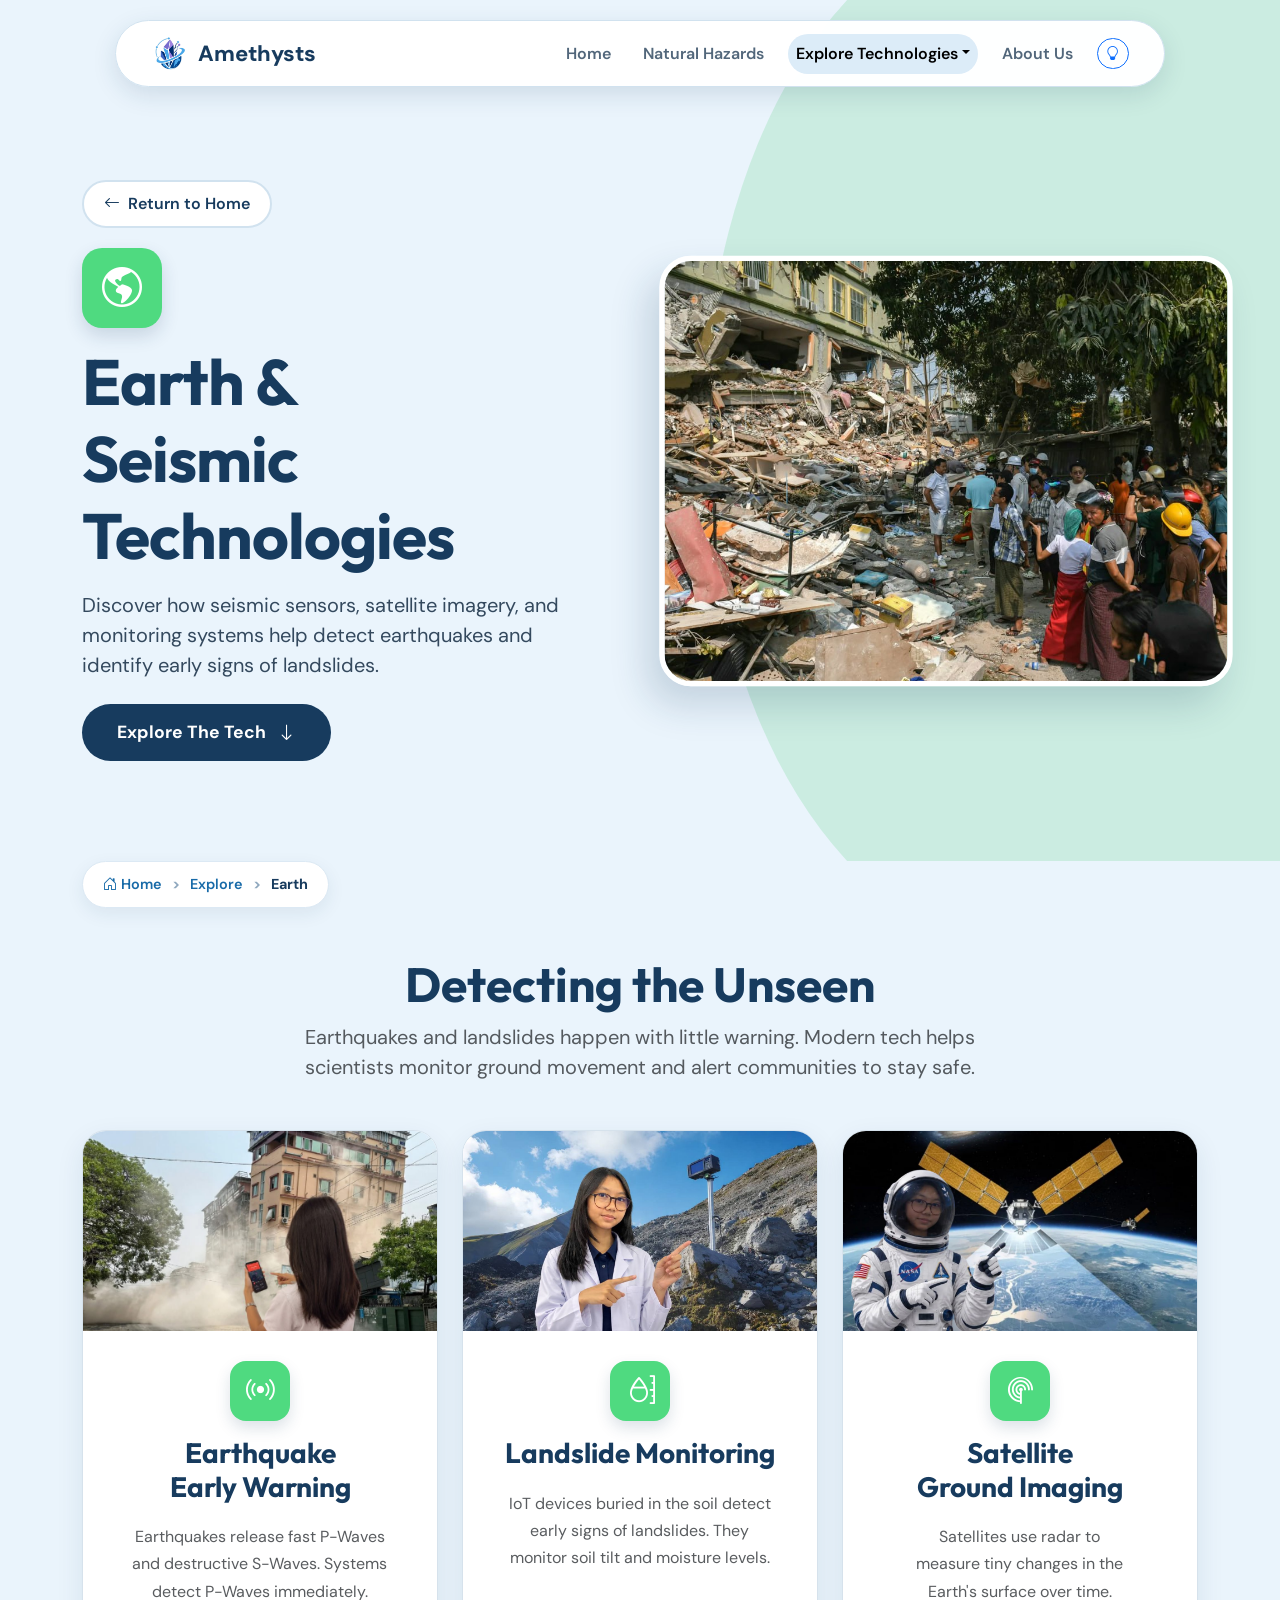
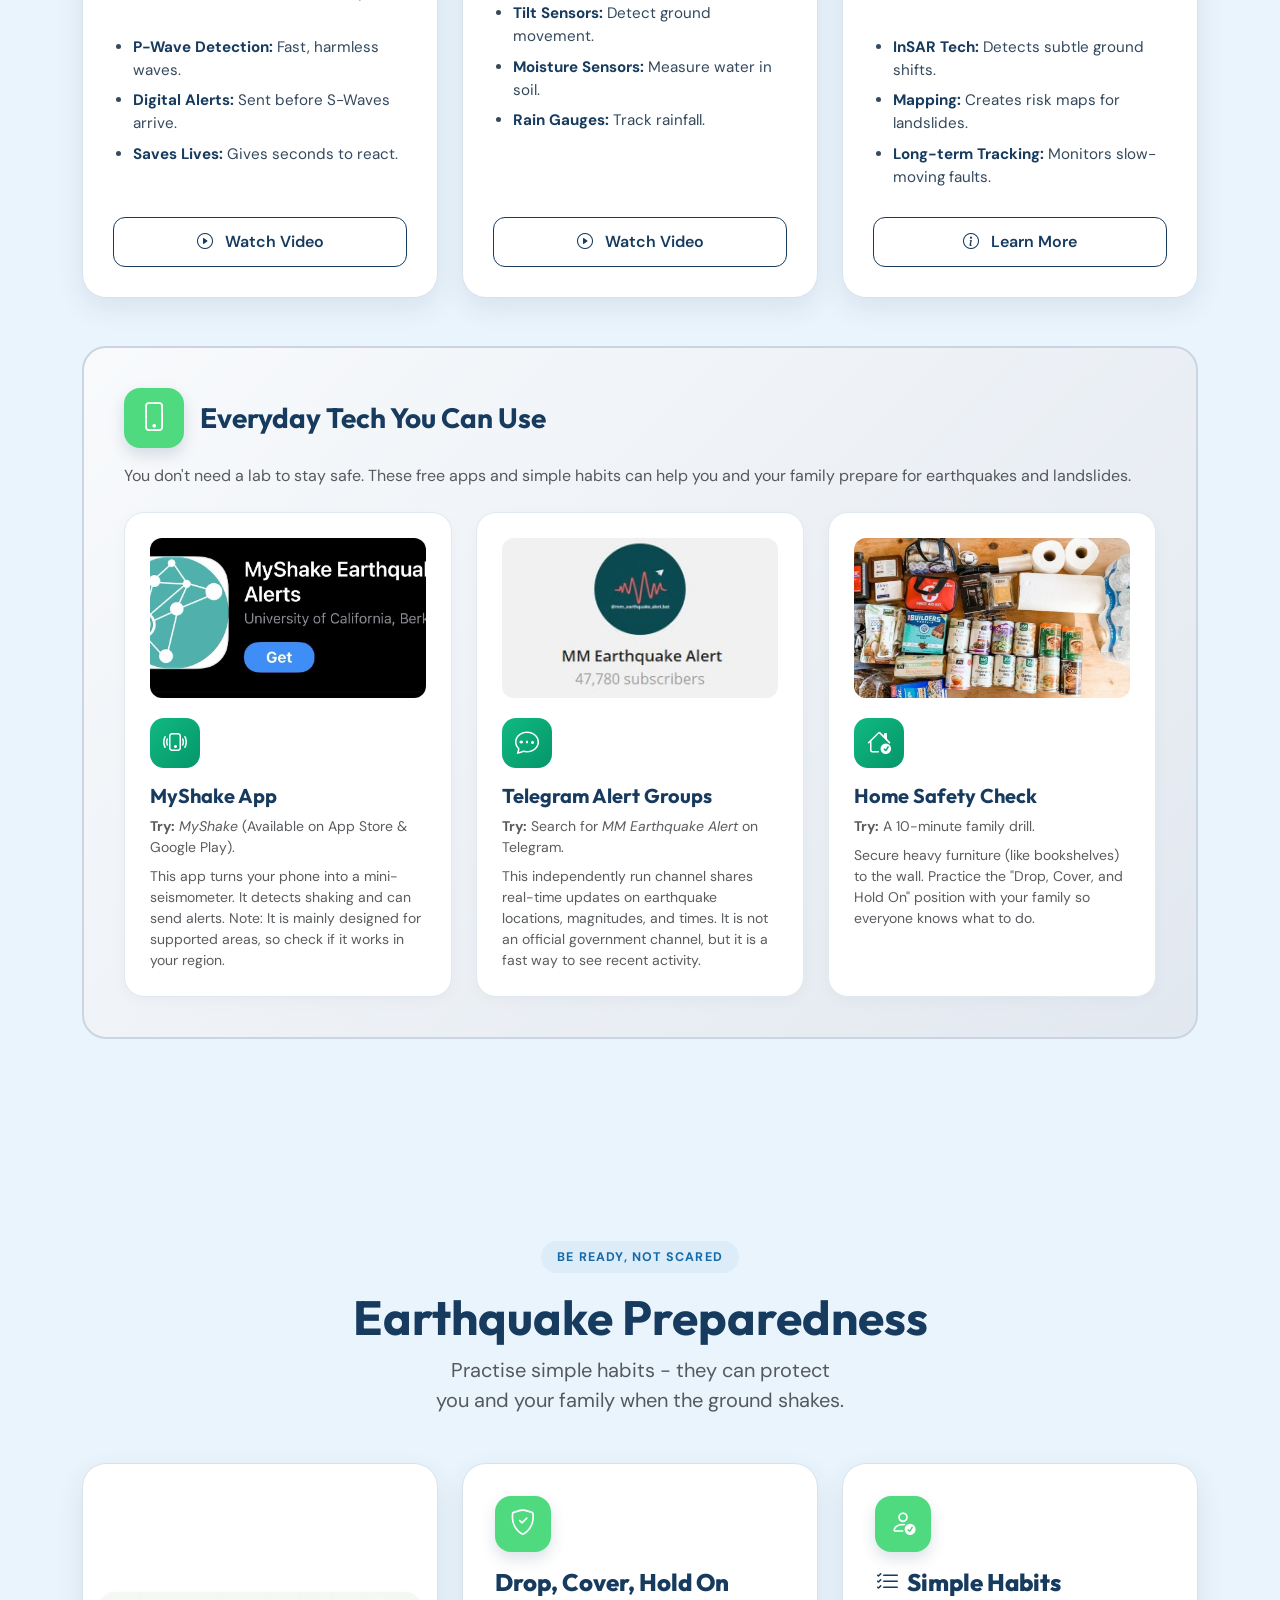
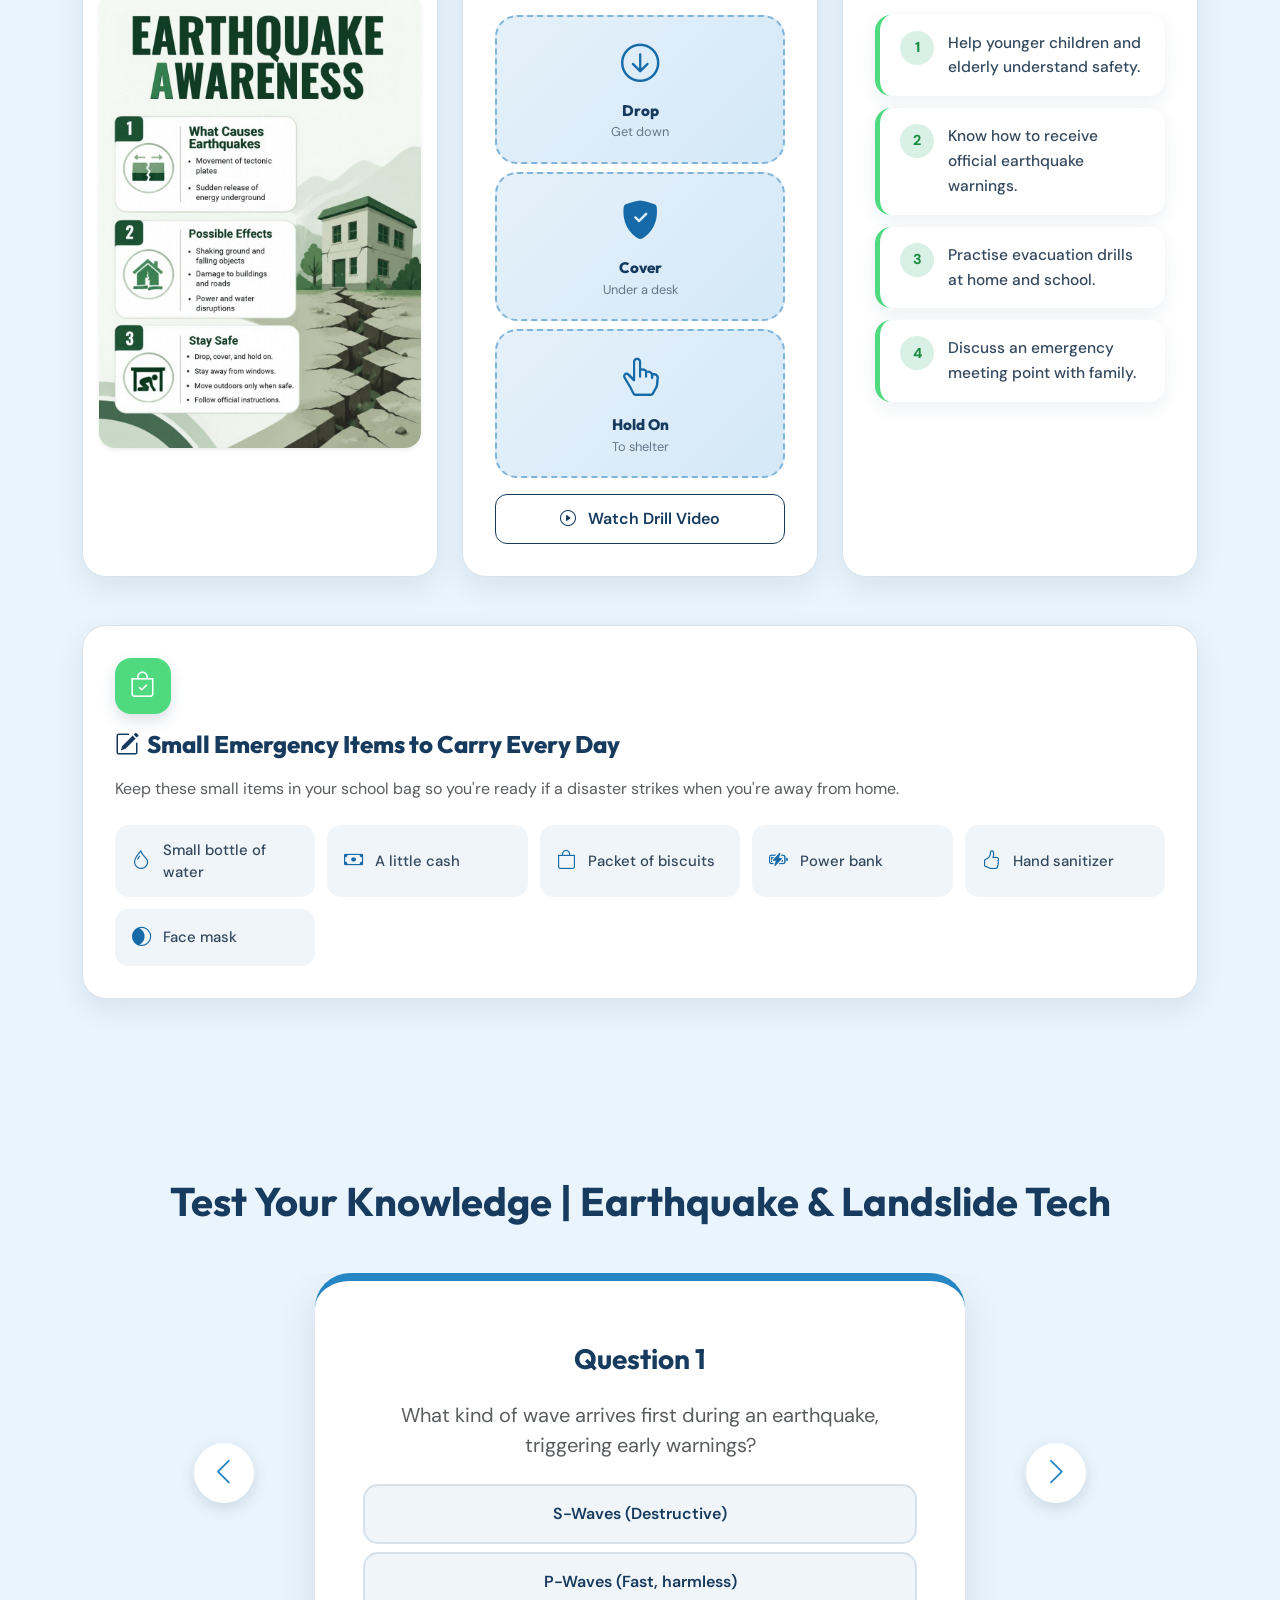
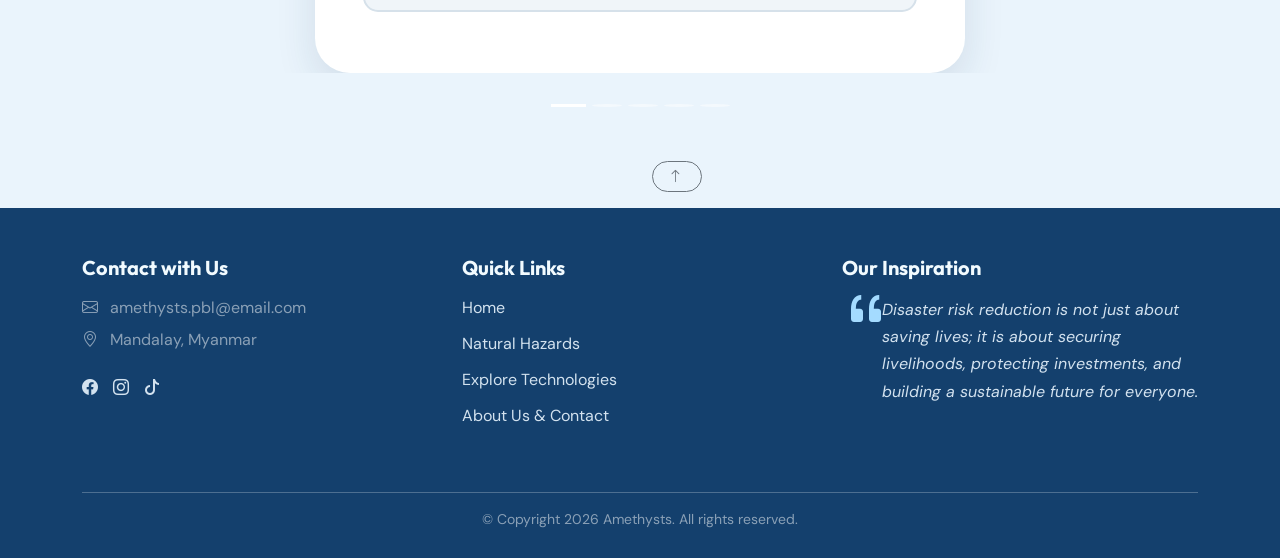
<file: pages/explore_earth.html>
<!DOCTYPE html>
<html lang="en">
<head>
    <meta charset="UTF-8">
    <meta name="viewport" content="width=device-width, initial-scale=1.0">
    <title>Amethysts | Earth Technologies</title>
    <link rel="stylesheet" href="https://cdn.jsdelivr.net/npm/bootstrap@5.3.8/dist/css/bootstrap.min.css">
    <link rel="stylesheet" href="https://cdn.jsdelivr.net/npm/bootstrap-icons@1.13.1/font/bootstrap-icons.min.css">
    <link href="https://unpkg.com/aos@2.3.1/dist/aos.css" rel="stylesheet">
    <link href="https://fonts.googleapis.com/css2?family=DM+Sans:wght@400;500;600;700&display=swap" rel="stylesheet">
    <link rel="shortcut icon" href="../media/logo.jpg">
    <link rel="stylesheet" href="../style.css">
</head>
<body>
 
    <nav class="navbar navbar-expand-lg">
        <div class="container nav-container">
            <a class="navbar-brand fw-bold d-flex align-items-center" href="../index.html">
                <img src="../media/logo.jpg" alt="logo" class="nav-logo">
                <span class="brand-text">Amethysts</span>
            </a>
            <button class="navbar-toggler" type="button" data-bs-toggle="collapse" data-bs-target="#navbarNav">
                <span class="navbar-toggler-icon"></span>
            </button>
            <div class="collapse navbar-collapse" id="navbarNav">
                <ul class="navbar-nav ms-auto align-items-center">
                    <li class="nav-item"><a class="nav-link" href="../index.html">Home</a></li>
                    <li class="nav-item"><a class="nav-link" href="problem.html">Natural Hazards</a></li>
                    <li class="nav-item dropdown">
                        <a class="nav-link active dropdown-toggle" href="#" data-bs-toggle="dropdown">Explore Technologies</a>
                        <ul class="dropdown-menu">
                            <li><a href="explore_earth.html" class="dropdown-item">Earth (Seismic)</a></li>
                            <li><a href="explore_water.html" class="dropdown-item">Water (Floods)</a></li>
                            <li><a href="explore_air.html" class="dropdown-item">Wind (Cyclones)</a></li>
                            <li><a href="explore_fire.html" class="dropdown-item">Fire (Wildfires)</a></li>
                        </ul>
                    </li>
                    <li class="nav-item"><a class="nav-link" href="about.html">About Us</a></li>
                    <li class="nav-item">
                        <button class="btn btn-sm btn-outline-primary rounded-pill ms-2" data-bs-toggle="offcanvas" data-bs-target="#tipsOffcanvas" title="Quick Safety Tips">
                            <i class="bi bi-lightbulb"></i>
                        </button>
                    </li>
                </ul>
            </div>
        </div>
    </nav>
 
    <div class="offcanvas offcanvas-end custom-offcanvas" tabindex="-1" id="tipsOffcanvas">
        <div class="offcanvas-header">
            <h5 class="offcanvas-title"><i class="bi bi-shield-check me-2"></i>Quick Safety Tips</h5>
            <button type="button" class="btn-close btn-close-white" data-bs-dismiss="offcanvas" aria-label="Close"></button>
        </div>
        <div class="offcanvas-body">
            <p class="text-muted small mb-3 fw-bold">Small habits that save lives in Myanmar.</p>
            <ul class="list-group quick-facts mb-4">
                <li class="list-group-item"><i class="bi bi-phone"></i> Save local emergency numbers in your phone.</li>
                <li class="list-group-item"><i class="bi bi-bag-check"></i> Pack a small go-bag with water, snacks, power bank.</li>
                <li class="list-group-item"><i class="bi bi-people"></i> Agree on a family meeting point.</li>
                <li class="list-group-item"><i class="bi bi-megaphone"></i> Follow official warnings only.</li>
                <li class="list-group-item"><i class="bi bi-house-heart"></i> Know your nearest shelter.</li>
            </ul>
            <a href="pages/problem.html" class="offcanvas-action-btn">Learn More About Hazards</a>
        </div>
    </div>
 
    <div class="explore-hero earth-theme">
        <div class="container">
            <div class="row align-items-center g-4">
                <div class="col-12 col-lg-6 hero-text-content" data-aos="fade-right">
                    <a href="../index.html" class="return-btn"><i class="bi bi-arrow-left"></i> Return to Home</a>
                    <div class="element-icon-badge mb-3"><i class="bi bi-globe-americas"></i></div>
                    <h1 class="fw-bold mb-3 display-3">Earth & <br> Seismic Technologies</h1>
                    <p class="fs-5 mb-4">Discover how seismic sensors, satellite imagery, and monitoring systems help detect earthquakes and identify early signs of landslides.</p>
                    <a href="#content-section" class="btn hero-btn">Explore The Tech <i class="bi bi-arrow-down ms-2"></i></a>
                </div>
                <div class="col-12 col-lg-6 hero-image-content d-none d-lg-block" data-aos="fade-left">
                    <img src="../media/exploreearth.jpg" alt="Earthquake Mandalay" class="img-fluid hero-img">
                </div>
            </div>
        </div>
        <div class="hero-blob d-none d-lg-block"></div>
    </div>
 
    <div class="container">
        <ul class="breadcrumb-custom">
            <li><a href="../index.html"><i class="bi bi-house-door me-1"></i>Home</a></li>
            <li><a href="problem.html">Explore</a></li>
            <li class="active">Earth</li>
        </ul>
    </div>
 
    <div id="content-section" class="container py-4 py-lg-5">
        <div class="text-center mb-5" data-aos="fade-up">
            <h2 class="fw-bold text-dark-blue display-5">Detecting the Unseen</h2>
            <p class="fs-5 text-muted mx-auto max-w-700">Earthquakes and landslides happen with little warning. Modern tech helps scientists monitor ground movement and alert communities to stay safe.</p>
        </div>
 
        <div class="row align-items-stretch mb-5 g-3 g-lg-4">
            <div class="col-12 col-lg-4" data-aos="fade-right">
                <div class="feature-card">
                    <div class="feature-image-wrapper">
                        <img src="../media/earth_earthquake.jpg" alt="Earthquake Tech" class="feature-image">
                    </div>
                    <div class="feature-card-body">
                        <div class="feature-header">
                            <div class="feature-icon earth-bg"><i class="bi bi-broadcast"></i></div>
                            <h3 class="fw-bold text-dark-blue mb-0">Earthquake Early Warning</h3>
                        </div>
                        <div class="feature-content">
                            <p class="text-muted">Earthquakes release fast P-Waves and destructive S-Waves. Systems detect P-Waves immediately.</p>
                            <ul class="feature-list">
                                <li><strong>P-Wave Detection:</strong> Fast, harmless waves.</li>
                                <li><strong>Digital Alerts:</strong> Sent before S-Waves arrive.</li>
                                <li><strong>Saves Lives:</strong> Gives seconds to react.</li>
                            </ul>
                        </div>
                        <div class="d-grid gap-2 mt-auto">
                            <button class="btn action-btn" data-bs-toggle="modal" data-bs-target="#seismometerModal"><i class="bi bi-play-circle me-2"></i> Watch Video</button>
                        </div>
                    </div>
                </div>
            </div>
            <div class="col-12 col-lg-4" data-aos="fade-up" data-aos-delay="100">
                <div class="feature-card">
                    <div class="feature-image-wrapper">
                        <img src="../media/earth_landslide.jpg" alt="Landslide Tech" class="feature-image">
                    </div>
                    <div class="feature-card-body">
                        <div class="feature-header">
                            <div class="feature-icon earth-bg"><i class="bi bi-moisture"></i></div>
                            <h3 class="fw-bold text-dark-blue mb-0">Landslide Monitoring</h3>
                        </div>
                        <div class="feature-content">
                            <p class="text-muted">IoT devices buried in the soil detect early signs of landslides. They monitor soil tilt and moisture levels.</p>
                            <ul class="feature-list">
                                <li><strong>Tilt Sensors:</strong> Detect ground movement.</li>
                                <li><strong>Moisture Sensors:</strong> Measure water in soil.</li>
                                <li><strong>Rain Gauges:</strong> Track rainfall.</li>
                            </ul>
                        </div>
                        <div class="d-grid gap-2 mt-auto">
                            <button class="btn action-btn" data-bs-toggle="modal" data-bs-target="#landslideModal"><i class="bi bi-play-circle me-2"></i> Watch Video</button>
                        </div>
                    </div>
                </div>
            </div>
            <div class="col-12 col-lg-4" data-aos="fade-left" data-aos-delay="200">
                <div class="feature-card">
                    <div class="feature-image-wrapper">
                        <img src="../media/satellite_imaging.jpg" alt="Satellite Imaging" class="feature-image">
                    </div>
                    <div class="feature-card-body">
                        <div class="feature-header">
                            <div class="feature-icon earth-bg"><i class="bi bi-radar"></i></div>
                            <h3 class="fw-bold text-dark-blue mb-0">Satellite Ground Imaging</h3>
                        </div>
                        <div class="feature-content">
                            <p class="text-muted">Satellites use radar to measure tiny changes in the Earth's surface over time.</p>
                            <ul class="feature-list">
                                <li><strong>InSAR Tech:</strong> Detects subtle ground shifts.</li>
                                <li><strong>Mapping:</strong> Creates risk maps for landslides.</li>
                                <li><strong>Long-term Tracking:</strong> Monitors slow-moving faults.</li>
                            </ul>
                        </div>
                        <div class="d-grid gap-2 mt-auto">
                            <button class="btn action-btn" data-bs-toggle="modal" data-bs-target="#communityModal"><i class="bi bi-info-circle me-2"></i> Learn More</button>
                        </div>
                    </div>
                </div>
            </div>
        </div>
 
        <div class="row mb-5" data-aos="fade-up">
            <div class="col-12">
                <div class="everyday-tech-card">
                    <div class="d-flex align-items-center mb-3">
                        <div class="feature-icon earth-bg me-3"><i class="bi bi-phone"></i></div>
                        <h3 class="fw-bold text-dark-blue mb-0">Everyday Tech You Can Use</h3>
                    </div>
                    <p class="text-muted mb-4">You don't need a lab to stay safe. These free apps and simple habits can help you and your family prepare for earthquakes and landslides.</p>
 
                    <div class="row g-3 g-md-4">
                        <div class="col-12 col-sm-6 col-lg-4">
                            <div class="app-recommendation h-100">
                                <div class="app-image-wrapper">
                                    <img src="../media/app_myshake.jpg" alt="MyShake App" class="app-image">
                                </div>
                                <div class="app-icon-wrapper earth-app-icon"><i class="bi bi-phone-vibrate"></i></div>
                                <h5 class="fw-bold text-dark-blue mt-3">MyShake App</h5>
                                <p class="text-muted small mb-2"><strong>Try:</strong> <em>MyShake</em> (Available on App Store & Google Play).</p>
                                <p class="text-muted small mb-0">This app turns your phone into a mini-seismometer. It detects shaking and can send alerts. Note: It is mainly designed for supported areas, so check if it works in your region.</p>
                            </div>
                        </div>
                        <div class="col-12 col-sm-6 col-lg-4">
                            <div class="app-recommendation h-100">
                                <div class="app-image-wrapper">
                                    <img src="../media/app_tggroup.jpg" alt="Telegram Alert" class="app-image">
                                </div>
                                <div class="app-icon-wrapper earth-app-icon"><i class="bi bi-chat-dots"></i></div>
                                <h5 class="fw-bold text-dark-blue mt-3">Telegram Alert Groups</h5>
                                <p class="text-muted small mb-2"><strong>Try:</strong> Search for <em>MM Earthquake Alert</em> on Telegram.</p>
                                <p class="text-muted small mb-0">This independently run channel shares real-time updates on earthquake locations, magnitudes, and times. It is not an official government channel, but it is a fast way to see recent activity.</p>
                            </div>
                        </div>
                        <div class="col-12 col-sm-6 col-lg-4">
                            <div class="app-recommendation h-100">
                                <div class="app-image-wrapper">
                                    <img src="../media/earthsafety.jpg" alt="Home Safety" class="app-image">
                                </div>
                                <div class="app-icon-wrapper earth-app-icon"><i class="bi bi-house-check"></i></div>
                                <h5 class="fw-bold text-dark-blue mt-3">Home Safety Check</h5>
                                <p class="text-muted small mb-2"><strong>Try:</strong> A 10-minute family drill.</p>
                                <p class="text-muted small mb-0">Secure heavy furniture (like bookshelves) to the wall. Practice the "Drop, Cover, and Hold On" position with your family so everyone knows what to do.</p>
                            </div>
                        </div>
                    </div>
                </div>
            </div>
        </div>
    </div>
 
    <div class="prep-section earth-prep">
        <div class="container py-3">
            <div class="text-center mb-5" data-aos="fade-up">
                <span class="section-label">Be Ready, Not Scared</span>
                <h2 class="fw-bold text-dark-blue display-5">Earthquake Preparedness</h2>
                <p class="fs-5 text-muted mx-auto max-w-700">Practise simple habits - they can protect you and your family when the ground shakes.</p>
            </div>
 
            <div class="row g-4 mb-5">
                <div class="col-12 col-lg-4" data-aos="fade-right">
                    <div class="prep-card h-100 d-flex flex-column justify-content-center p-3">
                        <img src="../media/poster_earth.jpg" alt="Earthquake Preparedness Poster" class="img-fluid rounded-4 shadow-sm w-100">
                    </div>
                </div>
 
                <div class="col-12 col-lg-4" data-aos="fade-up">
                    <div class="prep-card h-100">
                        <div class="prep-icon earth-bg"><i class="bi bi-shield-check"></i></div>
                        <h4>Drop, Cover, Hold On</h4>
                        <div class="row g-2 mb-3">
                            <div class="col-12">
                                <div class="dch-visual">
                                    <i class="bi bi-arrow-down-circle"></i>
                                    <h6>Drop</h6><p>Get down</p>
                                </div>
                            </div>
                            <div class="col-12">
                                <div class="dch-visual">
                                    <i class="bi bi-shield-fill-check"></i>
                                    <h6>Cover</h6><p>Under a desk</p>
                                </div>
                            </div>
                            <div class="col-12">
                                <div class="dch-visual">
                                    <i class="bi bi-hand-index-thumb"></i>
                                    <h6>Hold On</h6><p>To shelter</p>
                                </div>
                            </div>
                        </div>
                        <button class="btn action-btn w-100 mt-auto" data-bs-toggle="modal" data-bs-target="#drillModal">
                            <i class="bi bi-play-circle me-2"></i> Watch Drill Video
                        </button>
                    </div>
                </div>
 
                <div class="col-12 col-lg-4" data-aos="fade-left">
                    <div class="prep-card h-100">
                        <div class="prep-icon earth-bg"><i class="bi bi-person-check"></i></div>
                        <h4><i class="bi bi-list-check me-2"></i>Simple Habits</h4>
                        <div class="habit-item"><div class="habit-num">1</div><p>Help younger children and elderly understand safety.</p></div>
                        <div class="habit-item"><div class="habit-num">2</div><p>Know how to receive official earthquake warnings.</p></div>
                        <div class="habit-item"><div class="habit-num">3</div><p>Practise evacuation drills at home and school.</p></div>
                        <div class="habit-item"><div class="habit-num">4</div><p>Discuss an emergency meeting point with family.</p></div>
                    </div>
                </div>
            </div>
 
            <div class="row" data-aos="fade-up">
                <div class="col-12">
                    <div class="prep-card">
                        <div class="prep-icon earth-bg"><i class="bi bi-bag-check"></i></div>
                        <h4><i class="bi bi-pencil-square me-2"></i>Small Emergency Items to Carry Every Day</h4>
                        <p class="text-muted mb-4">Keep these small items in your school bag so you're ready if a disaster strikes when you're away from home.</p>
                        <div class="supply-grid">
                            <div class="supply-item"><i class="bi bi-droplet"></i>Small bottle of water</div>
                            <div class="supply-item"><i class="bi bi-cash"></i>A little cash</div>
                            <div class="supply-item"><i class="bi bi-bag"></i>Packet of biscuits</div>
                            <div class="supply-item"><i class="bi bi-battery-charging"></i>Power bank</div>
                            <div class="supply-item"><i class="bi bi-hand-thumbs-up"></i>Hand sanitizer</div>
                            <div class="supply-item"><i class="bi bi-mask"></i>Face mask</div>
                        </div>
                    </div>
                </div>
            </div>
        </div>
    </div>
 
    <div class="modal fade" id="seismometerModal" tabindex="-1">
        <div class="modal-dialog modal-dialog-centered modal-lg">
            <div class="modal-content border-0 shadow-lg rounded-4 overflow-hidden">
                <div class="modal-header bg-dark text-white border-0">
                    <h5 class="modal-title"><i class="bi bi-play-circle me-2"></i>How Seismometers Work</h5>
                    <button type="button" class="btn-close btn-close-white" data-bs-dismiss="modal"></button>
                </div>
                <div class="modal-body p-0">
                    <div class="ratio ratio-16x9">
                        <iframe src="https://www.youtube.com/embed/geNiqkgZDXA" title="How Seismometers Work" allowfullscreen></iframe>
                    </div>
                    <div class="p-3 p-md-4"><p class="text-muted mb-0">This video demonstrates how a seismometer detects ground movement and converts it into a digital reading.</p></div>
                </div>
            </div>
        </div>
    </div>
 
    <div class="modal fade" id="communityModal" tabindex="-1">
        <div class="modal-dialog modal-dialog-centered">
            <div class="modal-content border-0 shadow-lg rounded-4 overflow-hidden">
                <div class="modal-header bg-dark text-white border-0">
                    <h5 class="modal-title"><i class="bi bi-people me-2"></i>Satellite Imaging & Communities</h5>
                    <button type="button" class="btn-close btn-close-white" data-bs-dismiss="modal"></button>
                </div>
                <div class="modal-body p-3 p-md-4">
                    <p class="text-muted">Satellite imaging helps planners avoid building on unstable ground, and communities can practice earthquake drills to ensure everyone knows what to do when an alert is received.</p>
                </div>
            </div>
        </div>
    </div>
 
    <div class="modal fade" id="landslideModal" tabindex="-1">
        <div class="modal-dialog modal-dialog-centered modal-lg">
            <div class="modal-content border-0 shadow-lg rounded-4 overflow-hidden">
                <div class="modal-header bg-dark text-white border-0">
                    <h5 class="modal-title"><i class="bi bi-moisture me-2"></i>Landslide Monitoring</h5>
                    <button type="button" class="btn-close btn-close-white" data-bs-dismiss="modal"></button>
                </div>
                <div class="modal-body p-0">
                    <div class="ratio ratio-16x9">
                        <iframe src="https://www.youtube.com/embed/CgfjbnwU7JQ" title="Landslide Awareness and Preparedness" allowfullscreen></iframe>
                    </div>
                    <div class="p-3 p-md-4"><p class="text-muted mb-0">See how IoT sensors are deployed in mountainous regions to detect early signs of landslides.</p></div>
                </div>
            </div>
        </div>
    </div>
 
    <div class="modal fade" id="drillModal" tabindex="-1">
        <div class="modal-dialog modal-dialog-centered modal-lg">
            <div class="modal-content border-0 shadow-lg rounded-4 overflow-hidden">
                <div class="modal-header bg-dark text-white border-0">
                    <h5 class="modal-title"><i class="bi bi-play-circle me-2"></i>Earthquake Drill - Drop, Cover, Hold On</h5>
                    <button type="button" class="btn-close btn-close-white" data-bs-dismiss="modal"></button>
                </div>
                <div class="modal-body p-0">
                    <div class="ratio ratio-16x9">
                        <iframe src="https://www.youtube.com/embed/BLEPakj1YTY" title="Drop Cover Hold On Drill" allowfullscreen></iframe>
                    </div>
                    <div class="p-3 p-md-4"><p class="text-muted mb-0">Watch this short demonstration and practise the drill with your family.</p></div>
                </div>
            </div>
        </div>
    </div>
 
    <div id="quiz-section" class="quiz-section py-5">
        <div class="container py-3 py-lg-4">
            <h2 class="fw-bold text-dark-blue text-center display-6 mb-5 px-2" data-aos="fade-up">Test Your Knowledge | Earthquake & Landslide Tech</h2>
            <div class="carousel slide" data-bs-interval="false" id="quizCarouselEarth">
                <div class="carousel-indicators">
                    <button data-bs-target="#quizCarouselEarth" data-bs-slide-to="0" class="active"></button>
                    <button data-bs-target="#quizCarouselEarth" data-bs-slide-to="1"></button>
                    <button data-bs-target="#quizCarouselEarth" data-bs-slide-to="2"></button>
                    <button data-bs-target="#quizCarouselEarth" data-bs-slide-to="3"></button>
                    <button data-bs-target="#quizCarouselEarth" data-bs-slide-to="4"></button>
                </div>
                <div class="carousel-inner" data-aos="zoom-in">
                    <div class="carousel-item active">
                        <div class="quiz-card text-center p-4 p-md-5 mx-auto">
                            <h3 class="fw-bold text-dark-blue mb-4">Question 1</h3>
                            <p class="text-muted mb-4 fs-5">What kind of wave arrives first during an earthquake, triggering early warnings?</p>
                            <div class="d-grid gap-2">
                                <button class="btn quiz-option-btn" data-bs-toggle="modal" data-bs-target="#wrongAnswerModal">S-Waves (Destructive)</button>
                                <button class="btn quiz-option-btn" data-bs-toggle="modal" data-bs-target="#correctAnswerModal">P-Waves (Fast, harmless)</button>
                            </div>
                        </div>
                    </div>
                    <div class="carousel-item">
                        <div class="quiz-card text-center p-4 p-md-5 mx-auto">
                            <h3 class="fw-bold text-dark-blue mb-4">Question 2</h3>
                            <p class="text-muted mb-4 fs-5">What technology is buried in the soil to detect early signs of landslides?</p>
                            <div class="d-grid gap-2">
                                <button class="btn quiz-option-btn" data-bs-toggle="modal" data-bs-target="#correctAnswerModal">Tilt sensors & moisture sensors</button>
                                <button class="btn quiz-option-btn" data-bs-toggle="modal" data-bs-target="#wrongAnswerModal">Weather satellites</button>
                            </div>
                        </div>
                    </div>
                    <div class="carousel-item">
                        <div class="quiz-card text-center p-4 p-md-5 mx-auto">
                            <h3 class="fw-bold text-dark-blue mb-4">Question 3</h3>
                            <p class="text-muted mb-4 fs-5">What does the InSAR satellite technology measure?</p>
                            <div class="d-grid gap-2">
                                <button class="btn quiz-option-btn" data-bs-toggle="modal" data-bs-target="#correctAnswerModal">Tiny changes in the Earth's surface</button>
                                <button class="btn quiz-option-btn" data-bs-toggle="modal" data-bs-target="#wrongAnswerModal">Ocean temperatures</button>
                            </div>
                        </div>
                    </div>
                    <div class="carousel-item">
                        <div class="quiz-card text-center p-4 p-md-5 mx-auto">
                            <h3 class="fw-bold text-dark-blue mb-4">Question 4</h3>
                            <p class="text-muted mb-4 fs-5">Which app turns your phone into a mini-seismometer to detect shaking?</p>
                            <div class="d-grid gap-2">
                                <button class="btn quiz-option-btn" data-bs-toggle="modal" data-bs-target="#correctAnswerModal">MyShake</button>
                                <button class="btn quiz-option-btn" data-bs-toggle="modal" data-bs-target="#wrongAnswerModal">Telegram Alert</button>
                            </div>
                        </div>
                    </div>
                    <div class="carousel-item">
                        <div class="quiz-card text-center p-4 p-md-5 mx-auto">
                            <h3 class="fw-bold text-dark-blue mb-4">Question 5</h3>
                            <p class="text-muted mb-4 fs-5">What is the correct safety action to practise during an earthquake?</p>
                            <div class="d-grid gap-2">
                                <button class="btn quiz-option-btn" data-bs-toggle="modal" data-bs-target="#correctAnswerModal">Drop, Cover, and Hold On</button>
                                <button class="btn quiz-option-btn" data-bs-toggle="modal" data-bs-target="#wrongAnswerModal">Run outside immediately</button>
                            </div>
                        </div>
                    </div>
                </div>
                <button class="carousel-control-prev custom-carousel-btn d-none d-md-flex" data-bs-target="#quizCarouselEarth" data-bs-slide="prev"><i class="bi bi-chevron-left"></i></button>
                <button class="carousel-control-next custom-carousel-btn d-none d-md-flex" data-bs-target="#quizCarouselEarth" data-bs-slide="next"><i class="bi bi-chevron-right"></i></button>
            </div>
        </div>
    </div>
 
    <div class="modal fade" id="correctAnswerModal" tabindex="-1">
        <div class="modal-dialog modal-dialog-centered">
            <div class="modal-content text-center border-0 shadow-lg rounded-4">
                <div class="modal-body p-4 p-md-5">
                    <i class="bi bi-check-circle-fill text-success display-1 mb-3"></i>
                    <h2 class="fw-bold text-dark-blue mb-3">Correct!</h2>
                    <p class="text-muted">Great job! You understand this technology well.</p>
                    <button type="button" class="btn custom-btn mt-3 rounded-pill px-4" data-bs-dismiss="modal">Continue</button>
                </div>
            </div>
        </div>
    </div>
 
    <div class="modal fade" id="wrongAnswerModal" tabindex="-1">
        <div class="modal-dialog modal-dialog-centered">
            <div class="modal-content text-center border-0 shadow-lg rounded-4">
                <div class="modal-body p-4 p-md-5">
                    <i class="bi bi-x-circle-fill text-danger display-1 mb-3"></i>
                    <h2 class="fw-bold text-dark-blue mb-3">Try Again</h2>
                    <p class="text-muted">That's not quite right. Review the information above and try again!</p>
                    <button type="button" class="btn custom-btn mt-3 rounded-pill px-4" data-bs-dismiss="modal">Close</button>
                </div>
            </div>
        </div>
    </div>
 
    <div class="container flex w-100" id="topbtn">
        <div class="text-center py-3 justify-content-center">
            <a href="" class="btn btn-sm btn-outline-secondary rounded-pill">
                <i class="bi bi-arrow-up me-1"></i> 
            </a>
        </div>
    </div>
 
    <footer class="footer pt-5 pb-4">
        <div class="container">
            <div class="row">
                <div class="col-12 col-md-4 mb-4">
                    <h5 class="fw-bold mb-3">Contact with Us</h5>
                    <p class="mb-2 text-white-50"><i class="bi bi-envelope me-2"></i> amethysts.pbl@email.com</p>
                    <p class="mb-4 text-white-50"><i class="bi bi-geo-alt me-2"></i> Mandalay, Myanmar</p>
                    <div class="d-flex social-icons">
                        <a href="https://www.facebook.com"><i class="bi bi-facebook"></i></a>
                        <a href="https://www.instagram.com"><i class="bi bi-instagram"></i></a>
                        <a href="https://www.tiktok.com"><i class="bi bi-tiktok"></i></a>
                    </div>
                </div>
                <div class="col-12 col-md-4 mb-4">
                    <h5 class="fw-bold mb-3">Quick Links</h5>
                    <ul class="list-unstyled footer-links">
                        <li><a href="../index.html">Home</a></li>
                        <li><a href="problem.html">Natural Hazards</a></li>
                        <li><a href="explore_earth.html">Explore Technologies</a></li>
                        <li><a href="about.html">About Us & Contact</a></li>
                    </ul>
                </div>
                <div class="col-12 col-md-4 mb-4">
                    <h5 class="fw-bold mb-3">Our Inspiration</h5>
                    <div class="footer-quote">
                        <i class="bi bi-quote quote-icon"></i>
                        <p class="mb-0">Disaster risk reduction is not just about saving lives; it is about securing livelihoods, protecting investments, and building a sustainable future for everyone.</p>
                    </div>
                </div>
            </div>
            <hr class="mt-4 mb-3 border-light opacity-25">
            <div class="text-center small text-white-50">
                <p class="mb-1">&copy; Copyright 2026 Amethysts. All rights reserved.</p>
            </div>
        </div>
    </footer>
 
    <script src="https://cdn.jsdelivr.net/npm/bootstrap@5.3.8/dist/js/bootstrap.bundle.min.js"></script>
    <script src="https://unpkg.com/aos@2.3.1/dist/aos.js"></script>
    <script>AOS.init({ once: true });</script>
</body>
</html>
</file>
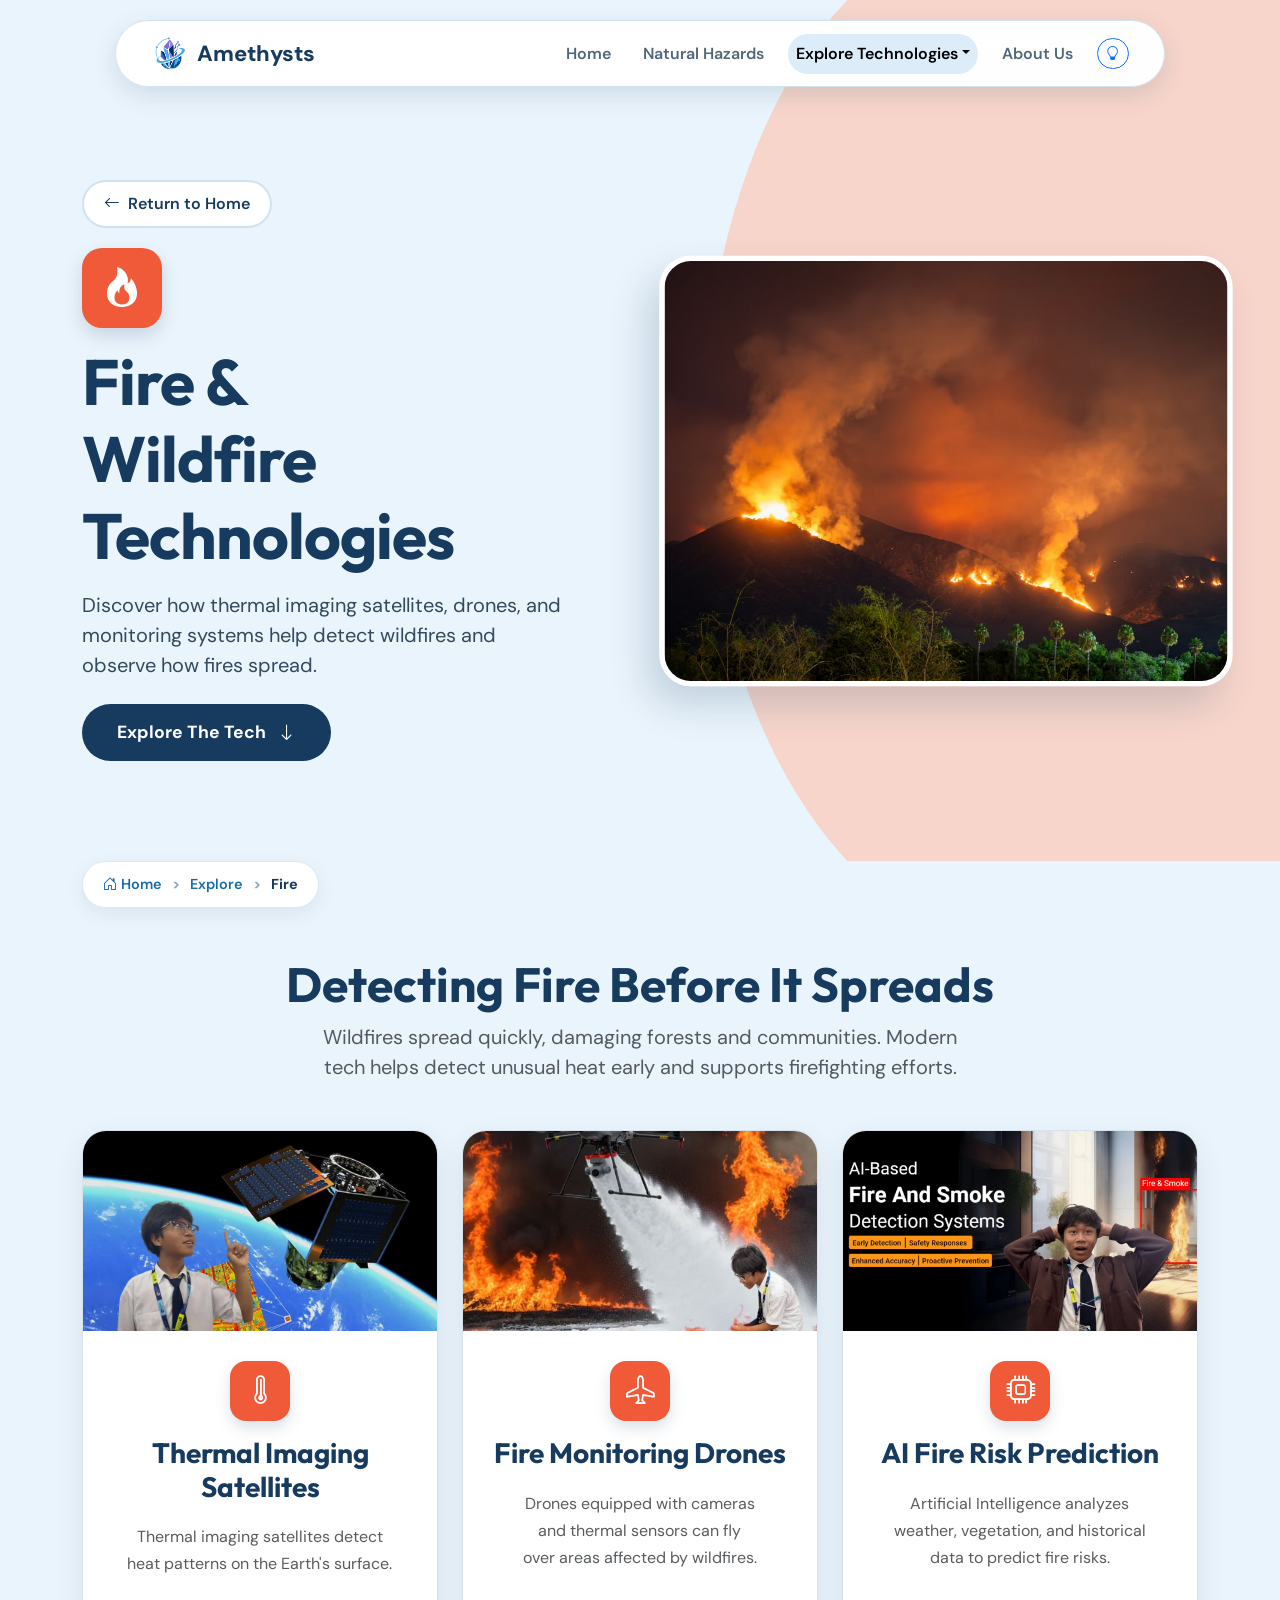
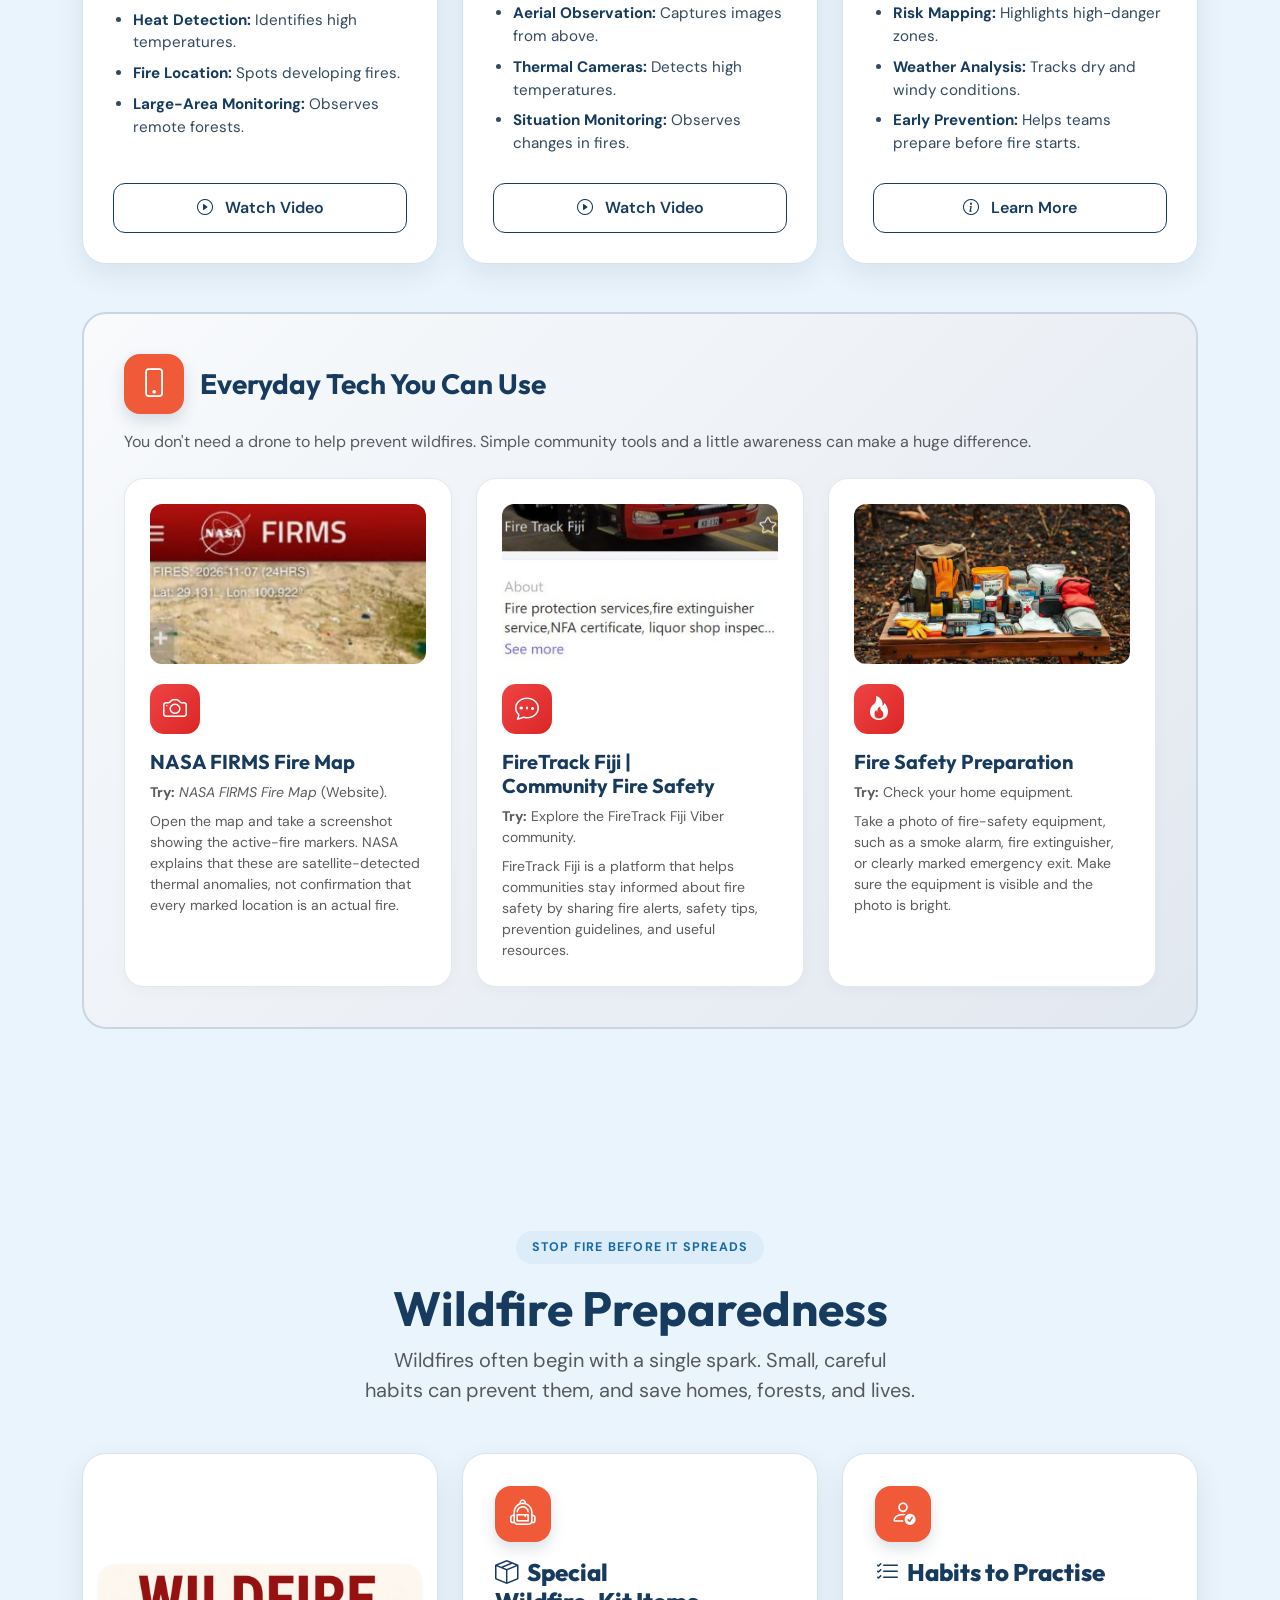
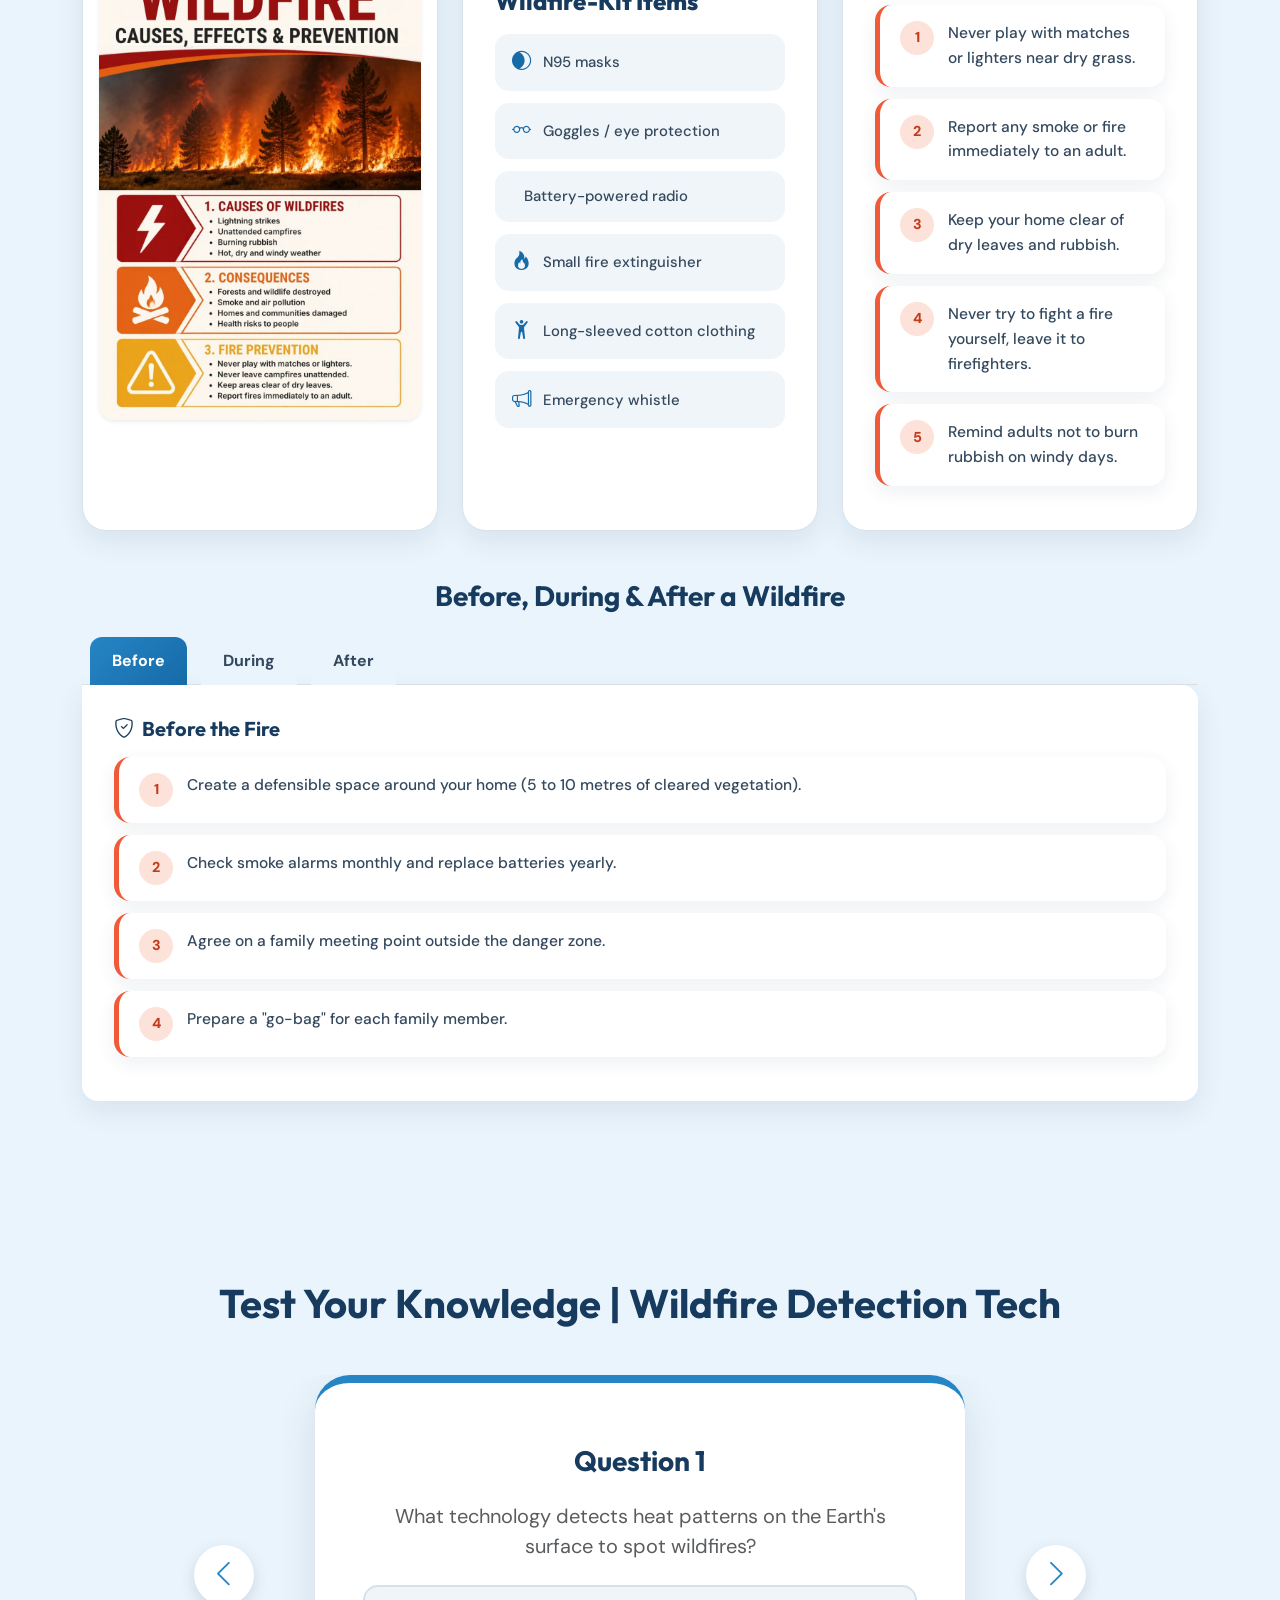
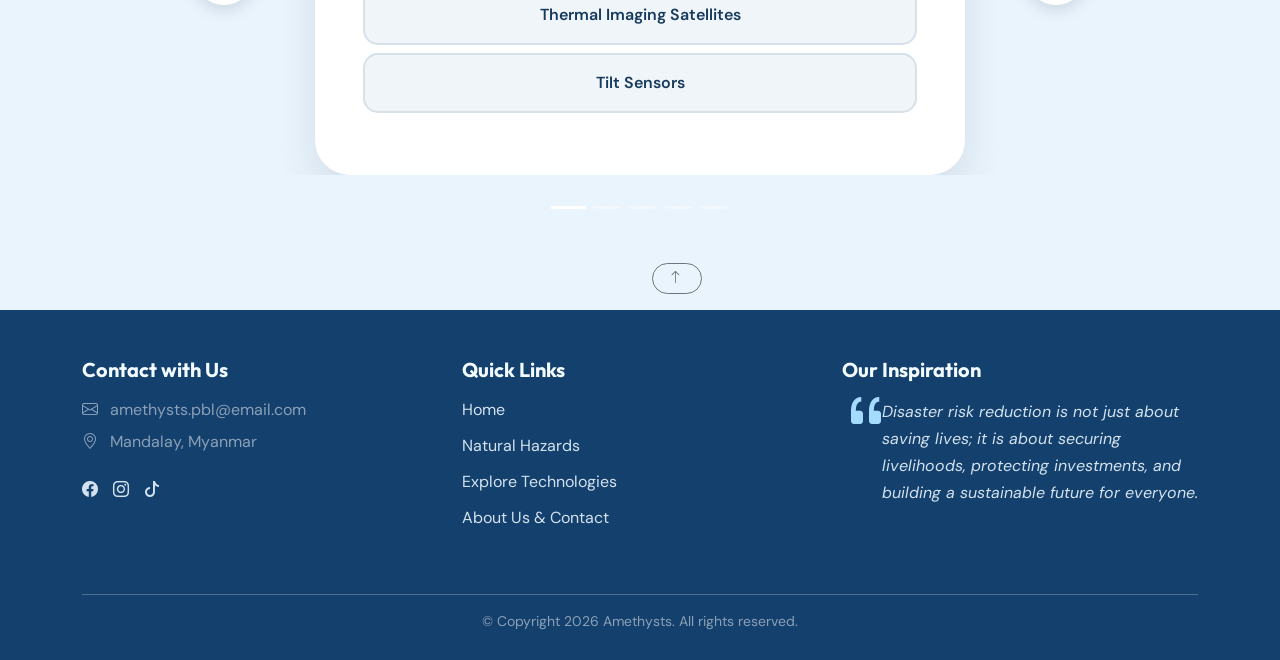
<file: pages/explore_fire.html>
<!DOCTYPE html>
<html lang="en">
<head>
    <meta charset="UTF-8">
    <meta name="viewport" content="width=device-width, initial-scale=1.0">
    <title>Amethysts | Fire Technologies</title>
    <link rel="stylesheet" href="https://cdn.jsdelivr.net/npm/bootstrap@5.3.8/dist/css/bootstrap.min.css">
    <link rel="stylesheet" href="https://cdn.jsdelivr.net/npm/bootstrap-icons@1.13.1/font/bootstrap-icons.min.css">
    <link href="https://unpkg.com/aos@2.3.1/dist/aos.css" rel="stylesheet">
    <link href="https://fonts.googleapis.com/css2?family=DM+Sans:wght@400;500;600;700&display=swap" rel="stylesheet">
    <link rel="shortcut icon" href="../media/logo.jpg">
    <link rel="stylesheet" href="../style.css">
</head>
<body>
 
    <nav class="navbar navbar-expand-lg">
        <div class="container nav-container">
            <a class="navbar-brand fw-bold d-flex align-items-center" href="../index.html">
                <img src="../media/logo.jpg" alt="logo" class="nav-logo">
                <span class="brand-text">Amethysts</span>
            </a>
            <button class="navbar-toggler" type="button" data-bs-toggle="collapse" data-bs-target="#navbarNav">
                <span class="navbar-toggler-icon"></span>
            </button>
            <div class="collapse navbar-collapse" id="navbarNav">
                <ul class="navbar-nav ms-auto align-items-center">
                    <li class="nav-item"><a class="nav-link" href="../index.html">Home</a></li>
                    <li class="nav-item"><a class="nav-link" href="problem.html">Natural Hazards</a></li>
                    <li class="nav-item dropdown">
                        <a class="nav-link active dropdown-toggle" href="#" data-bs-toggle="dropdown">Explore Technologies</a>
                        <ul class="dropdown-menu">
                            <li><a href="explore_earth.html" class="dropdown-item">Earth (Seismic)</a></li>
                            <li><a href="explore_water.html" class="dropdown-item">Water (Floods)</a></li>
                            <li><a href="explore_air.html" class="dropdown-item">Wind (Cyclones)</a></li>
                            <li><a href="explore_fire.html" class="dropdown-item">Fire (Wildfires)</a></li>
                        </ul>
                    </li>
                    <li class="nav-item"><a class="nav-link" href="about.html">About Us</a></li>
                    <li class="nav-item">
                        <button class="btn btn-sm btn-outline-primary rounded-pill ms-2" data-bs-toggle="offcanvas" data-bs-target="#tipsOffcanvas" title="Quick Safety Tips">
                            <i class="bi bi-lightbulb"></i>
                        </button>
                    </li>
                </ul>
            </div>
        </div>
    </nav>
 
    <div class="offcanvas offcanvas-end custom-offcanvas" tabindex="-1" id="tipsOffcanvas">
        <div class="offcanvas-header">
            <h5 class="offcanvas-title"><i class="bi bi-shield-check me-2"></i>Quick Safety Tips</h5>
            <button type="button" class="btn-close btn-close-white" data-bs-dismiss="offcanvas" aria-label="Close"></button>
        </div>
        <div class="offcanvas-body">
            <p class="text-muted small mb-3 fw-bold">Small habits that save lives in Myanmar.</p>
            <ul class="list-group quick-facts mb-4">
                <li class="list-group-item"><i class="bi bi-phone"></i> Save local emergency numbers in your phone.</li>
                <li class="list-group-item"><i class="bi bi-bag-check"></i> Pack a small go-bag with water, snacks, power bank.</li>
                <li class="list-group-item"><i class="bi bi-people"></i> Agree on a family meeting point.</li>
                <li class="list-group-item"><i class="bi bi-megaphone"></i> Follow official warnings only.</li>
                <li class="list-group-item"><i class="bi bi-house-heart"></i> Know your nearest shelter.</li>
            </ul>
            <a href="pages/problem.html" class="offcanvas-action-btn">Learn More About Hazards</a>
        </div>
    </div>
 
    <div class="explore-hero fire-theme">
        <div class="container">
            <div class="row align-items-center g-4">
                <div class="col-12 col-lg-6 hero-text-content" data-aos="fade-right">
                    <a href="../index.html" class="return-btn"><i class="bi bi-arrow-left"></i> Return to Home</a>
                    <div class="element-icon-badge mb-3"><i class="bi bi-fire"></i></div>
                    <h1 class="fw-bold mb-3 display-3">Fire & <br> Wildfire Technologies</h1>
                    <p class="fs-5 mb-4">Discover how thermal imaging satellites, drones, and monitoring systems help detect wildfires and observe how fires spread.</p>
                    <a href="#content-section" class="btn hero-btn">Explore The Tech <i class="bi bi-arrow-down ms-2"></i></a>
                </div>
                <div class="col-12 col-lg-6 hero-image-content d-none d-lg-block" data-aos="fade-left">
                    <img src="../media/explorefire.jpg" alt="Wildfire" class="img-fluid hero-img">
                </div>
            </div>
        </div>
        <div class="hero-blob d-none d-lg-block"></div>
    </div>
 
    <div class="container">
        <ul class="breadcrumb-custom">
            <li><a href="../index.html"><i class="bi bi-house-door me-1"></i>Home</a></li>
            <li><a href="problem.html">Explore</a></li>
            <li class="active">Fire</li>
        </ul>
    </div>
 
    <div id="content-section" class="container py-4 py-lg-5">
        <div class="text-center mb-5" data-aos="fade-up">
            <h2 class="fw-bold text-dark-blue display-5">Detecting Fire Before It Spreads</h2>
            <p class="fs-5 text-muted mx-auto max-w-700">Wildfires spread quickly, damaging forests and communities. Modern tech helps detect unusual heat early and supports firefighting efforts.</p>
        </div>
 
        <div class="row align-items-stretch mb-5 g-3 g-lg-4">
            <div class="col-12 col-lg-4" data-aos="fade-right">
                <div class="feature-card">
                    <div class="feature-image-wrapper">
                        <img src="../media/fire_satellites.jpg" alt="Satellite" class="feature-image">
                    </div>
                    <div class="feature-card-body">
                        <div class="feature-header">
                            <div class="feature-icon fire-bg"><i class="bi bi-thermometer-high"></i></div>
                            <h3 class="fw-bold text-dark-blue mb-0">Thermal Imaging Satellites</h3>
                        </div>
                        <div class="feature-content">
                            <p class="text-muted">Thermal imaging satellites detect heat patterns on the Earth's surface.</p>
                            <ul class="feature-list">
                                <li><strong>Heat Detection:</strong> Identifies high temperatures.</li>
                                <li><strong>Fire Location:</strong> Spots developing fires.</li>
                                <li><strong>Large-Area Monitoring:</strong> Observes remote forests.</li>
                            </ul>
                        </div>
                        <div class="d-grid gap-2 mt-auto">
                            <button class="btn action-btn" data-bs-toggle="modal" data-bs-target="#satelliteModal"><i class="bi bi-play-circle me-2"></i> Watch Video</button>
                        </div>
                    </div>
                </div>
            </div>
            <div class="col-12 col-lg-4" data-aos="fade-up" data-aos-delay="100">
                <div class="feature-card">
                    <div class="feature-image-wrapper">
                        <img src="../media/fire_drone.jpg" alt="Drone" class="feature-image">
                    </div>
                    <div class="feature-card-body">
                        <div class="feature-header">
                            <div class="feature-icon fire-bg"><i class="bi bi-airplane"></i></div>
                            <h3 class="fw-bold text-dark-blue mb-0">Fire Monitoring Drones</h3>
                        </div>
                        <div class="feature-content">
                            <p class="text-muted">Drones equipped with cameras and thermal sensors can fly over areas affected by wildfires.</p>
                            <ul class="feature-list">
                                <li><strong>Aerial Observation:</strong> Captures images from above.</li>
                                <li><strong>Thermal Cameras:</strong> Detects high temperatures.</li>
                                <li><strong>Situation Monitoring:</strong> Observes changes in fires.</li>
                            </ul>
                        </div>
                        <div class="d-grid gap-2 mt-auto">
                            <button class="btn action-btn" data-bs-toggle="modal" data-bs-target="#droneModal"><i class="bi bi-play-circle me-2"></i> Watch Video</button>
                        </div>
                    </div>
                </div>
            </div>
            <div class="col-12 col-lg-4" data-aos="fade-left" data-aos-delay="200">
                <div class="feature-card">
                    <div class="feature-image-wrapper">
                        <img src="../media/ai_detectors.jpg" alt="AI Fire Risk" class="feature-image">
                    </div>
                    <div class="feature-card-body">
                        <div class="feature-header">
                            <div class="feature-icon fire-bg"><i class="bi bi-cpu"></i></div>
                            <h3 class="fw-bold text-dark-blue mb-0">AI Fire Risk Prediction</h3>
                        </div>
                        <div class="feature-content">
                            <p class="text-muted">Artificial Intelligence analyzes weather, vegetation, and historical data to predict fire risks.</p>
                            <ul class="feature-list">
                                <li><strong>Risk Mapping:</strong> Highlights high-danger zones.</li>
                                <li><strong>Weather Analysis:</strong> Tracks dry and windy conditions.</li>
                                <li><strong>Early Prevention:</strong> Helps teams prepare before fire starts.</li>
                            </ul>
                        </div>
                        <div class="d-grid gap-2 mt-auto">
                            <button class="btn action-btn" data-bs-toggle="modal" data-bs-target="#aiFireModal"><i class="bi bi-info-circle me-2"></i> Learn More</button>
                        </div>
                    </div>
                </div>
            </div>
        </div>
 
        <div class="row mb-5" data-aos="fade-up">
            <div class="col-12">
                <div class="everyday-tech-card">
                    <div class="d-flex align-items-center mb-3">
                        <div class="feature-icon fire-bg me-3"><i class="bi bi-phone"></i></div>
                        <h3 class="fw-bold text-dark-blue mb-0">Everyday Tech You Can Use</h3>
                    </div>
                    <p class="text-muted mb-4">You don't need a drone to help prevent wildfires. Simple community tools and a little awareness can make a huge difference.</p>
 
                    <div class="row g-3 g-md-4">
                        <div class="col-12 col-sm-6 col-lg-4">
                            <div class="app-recommendation h-100">
                                <div class="app-image-wrapper"><img src="../media/app_NASAfire.jpg" alt="NASA FIRMS" class="app-image"></div>
                                <div class="app-icon-wrapper fire-app-icon"><i class="bi bi-camera"></i></div>
                                <h5 class="fw-bold text-dark-blue mt-3">NASA FIRMS Fire Map</h5>
                                <p class="text-muted small mb-2"><strong>Try:</strong> <em>NASA FIRMS Fire Map</em> (Website).</p>
                                <p class="text-muted small mb-0">Open the map and take a screenshot showing the active-fire markers. NASA explains that these are satellite-detected thermal anomalies, not confirmation that every marked location is an actual fire.</p>
                            </div>
                        </div>
                        <div class="col-12 col-sm-6 col-lg-4">
                            <div class="app-recommendation h-100">
                                <div class="app-image-wrapper"><img src="../media/app_viberfire.jpg" alt="Viber Group" class="app-image"></div>
                                <div class="app-icon-wrapper fire-app-icon"><i class="bi bi-chat-dots"></i></div>
                                <h5 class="fw-bold text-dark-blue mt-3">FireTrack Fiji | Community Fire Safety</h5>
                                <p class="text-muted small mb-2"><strong>Try:</strong> Explore the FireTrack Fiji Viber community.</p>
                                <p class="text-muted small mb-0">FireTrack Fiji is a platform that helps communities stay informed about fire safety by sharing fire alerts, safety tips, prevention guidelines, and useful resources.</p>
                            </div>
                        </div>
                        <div class="col-12 col-sm-6 col-lg-4">
                            <div class="app-recommendation h-100">
                                <div class="app-image-wrapper"><img src="../media/firesafety.jpg" alt="Fire Safety" class="app-image"></div>
                                <div class="app-icon-wrapper fire-app-icon"><i class="bi bi-fire"></i></div>
                                <h5 class="fw-bold text-dark-blue mt-3">Fire Safety Preparation</h5>
                                <p class="text-muted small mb-2"><strong>Try:</strong> Check your home equipment.</p>
                                <p class="text-muted small mb-0">Take a photo of fire-safety equipment, such as a smoke alarm, fire extinguisher, or clearly marked emergency exit. Make sure the equipment is visible and the photo is bright.</p>
                            </div>
                        </div>
                    </div>
                </div>
            </div>
        </div>
    </div>
 
    <div class="prep-section fire-prep">
        <div class="container py-3">
            <div class="text-center mb-5" data-aos="fade-up">
                <span class="section-label">Stop Fire Before It Spreads</span>
                <h2 class="fw-bold text-dark-blue display-5">Wildfire Preparedness</h2>
                <p class="fs-5 text-muted mx-auto max-w-700">Wildfires often begin with a single spark. Small, careful habits can prevent them, and save homes, forests, and lives.</p>
            </div>
 
            <div class="row g-4 mb-5">
                <div class="col-12 col-lg-4" data-aos="fade-right">
                    <div class="prep-card h-100 d-flex flex-column justify-content-center p-3">
                        <img src="../media/poster_fire.jpg" alt="Wildfire Preparedness Poster" class="img-fluid rounded-4 shadow-sm w-100">
                    </div>
                </div>
 
                <div class="col-12 col-lg-4" data-aos="fade-up">
                    <div class="prep-card h-100">
                        <div class="prep-icon fire-bg"><i class="bi bi-backpack2"></i></div>
                        <h4><i class="bi bi-box-seam me-2"></i>Special Wildfire-Kit Items</h4>
                        <div class="supply-grid">
                            <div class="supply-item"><i class="bi bi-mask"></i>N95 masks</div>
                            <div class="supply-item"><i class="bi bi-eyeglasses"></i>Goggles / eye protection</div>
                            <div class="supply-item"><i class="bi bi-radio"></i>Battery-powered radio</div>
                            <div class="supply-item"><i class="bi bi-fire"></i>Small fire extinguisher</div>
                            <div class="supply-item"><i class="bi bi-person-arms-up"></i>Long-sleeved cotton clothing</div>
                            <div class="supply-item"><i class="bi bi-megaphone"></i>Emergency whistle</div>
                        </div>
                    </div>
                </div>
 
                <div class="col-12 col-lg-4" data-aos="fade-left">
                    <div class="prep-card h-100">
                        <div class="prep-icon fire-bg"><i class="bi bi-person-check"></i></div>
                        <h4><i class="bi bi-list-check me-2"></i>Habits to Practise</h4>
                        <div class="habit-item"><div class="habit-num">1</div><p>Never play with matches or lighters near dry grass.</p></div>
                        <div class="habit-item"><div class="habit-num">2</div><p>Report any smoke or fire immediately to an adult.</p></div>
                        <div class="habit-item"><div class="habit-num">3</div><p>Keep your home clear of dry leaves and rubbish.</p></div>
                        <div class="habit-item"><div class="habit-num">4</div><p>Never try to fight a fire yourself, leave it to firefighters.</p></div>
                        <div class="habit-item"><div class="habit-num">5</div><p>Remind adults not to burn rubbish on windy days.</p></div>
                    </div>
                </div>
            </div>
 
            <div class="row" data-aos="fade-up">
                <div class="col-12">
                    <h3 class="fw-bold text-dark-blue mb-4 text-center">Before, During & After a Wildfire</h3>
                    <ul class="nav nav-tabs prep-tabs" role="tablist">
                        <li class="nav-item">
                            <button class="nav-link active" data-bs-toggle="tab" data-bs-target="#fire-before" type="button">Before</button>
                        </li>
                        <li class="nav-item">
                            <button class="nav-link" data-bs-toggle="tab" data-bs-target="#fire-during" type="button">During</button>
                        </li>
                        <li class="nav-item">
                            <button class="nav-link" data-bs-toggle="tab" data-bs-target="#fire-after" type="button">After</button>
                        </li>
                    </ul>
                    <div class="tab-content prep-tab-content">
                        <div class="tab-pane fade show active" id="fire-before">
                            <h5 class="fw-bold text-dark-blue mb-3"><i class="bi bi-shield-check me-2"></i>Before the Fire</h5>
                            <div class="habit-item"><div class="habit-num">1</div><p>Create a defensible space around your home (5 to 10 metres of cleared vegetation).</p></div>
                            <div class="habit-item"><div class="habit-num">2</div><p>Check smoke alarms monthly and replace batteries yearly.</p></div>
                            <div class="habit-item"><div class="habit-num">3</div><p>Agree on a family meeting point outside the danger zone.</p></div>
                            <div class="habit-item"><div class="habit-num">4</div><p>Prepare a "go-bag" for each family member.</p></div>
                        </div>
                        <div class="tab-pane fade" id="fire-during">
                            <h5 class="fw-bold text-dark-blue mb-3"><i class="bi bi-exclamation-triangle me-2"></i>During the Fire</h5>
                            <div class="habit-item"><div class="habit-num">1</div><p>Evacuate immediately when authorities say to.</p></div>
                            <div class="habit-item"><div class="habit-num">2</div><p>Stay low to avoid smoke; cover your nose with a damp cloth.</p></div>
                            <div class="habit-item"><div class="habit-num">3</div><p>Follow official instructions, never re-enter your home.</p></div>
                        </div>
                        <div class="tab-pane fade" id="fire-after">
                            <h5 class="fw-bold text-dark-blue mb-3"><i class="bi bi-house-check me-2"></i>After the Fire</h5>
                            <div class="habit-item"><div class="habit-num">1</div><p>Only return when authorities say it is safe.</p></div>
                            <div class="habit-item"><div class="habit-num">2</div><p>Watch for hot spots, the ground can stay hot for hours.</p></div>
                            <div class="habit-item"><div class="habit-num">3</div><p>Check on neighbours, especially elderly people.</p></div>
                        </div>
                    </div>
                </div>
            </div>
        </div>
    </div>
 
    <div class="modal fade" id="satelliteModal" tabindex="-1">
        <div class="modal-dialog modal-dialog-centered modal-lg">
            <div class="modal-content border-0 shadow-lg rounded-4 overflow-hidden">
                <div class="modal-header bg-dark text-white border-0">
                    <h5 class="modal-title"><i class="bi bi-play-circle me-2"></i>Thermal Imaging Satellites</h5>
                    <button type="button" class="btn-close btn-close-white" data-bs-dismiss="modal"></button>
                </div>
                <div class="modal-body p-0">
                    <div class="ratio ratio-16x9">
                        <iframe src="https://www.youtube.com/embed/SSd7KnWN9CM" title="How Satellites Detect Wildfires" allowfullscreen></iframe>
                    </div>
                    <div class="p-3 p-md-4"><p class="text-muted mb-0">Learn how satellites use thermal imaging to detect heat signatures from space.</p></div>
                </div>
            </div>
        </div>
    </div>
 
    <div class="modal fade" id="droneModal" tabindex="-1">
        <div class="modal-dialog modal-dialog-centered modal-lg">
            <div class="modal-content border-0 shadow-lg rounded-4 overflow-hidden">
                <div class="modal-header bg-dark text-white border-0">
                    <h5 class="modal-title"><i class="bi bi-play-circle me-2"></i>Fire Monitoring Drones</h5>
                    <button type="button" class="btn-close btn-close-white" data-bs-dismiss="modal"></button>
                </div>
                <div class="modal-body p-0">
                    <div class="ratio ratio-16x9">
                        <iframe src="https://www.youtube.com/embed/iIJIgJ7wUng" title="Fire Monitoring Drones" allowfullscreen></iframe>
                    </div>
                    <div class="p-3 p-md-4"><p class="text-muted mb-0">See how drones are used to monitor and map wildfires safely from above.</p></div>
                </div>
            </div>
        </div>
    </div>
 
    <div class="modal fade" id="aiFireModal" tabindex="-1">
        <div class="modal-dialog modal-dialog-centered">
            <div class="modal-content border-0 shadow-lg rounded-4 overflow-hidden">
                <div class="modal-header bg-dark text-white border-0">
                    <h5 class="modal-title"><i class="bi bi-cpu me-2"></i>AI Fire Risk Prediction</h5>
                    <button type="button" class="btn-close btn-close-white" data-bs-dismiss="modal"></button>
                </div>
                <div class="modal-body p-3 p-md-4">
                    <p class="text-muted">Artificial Intelligence uses past fire data, weather conditions, and satellite imagery to predict where fires are most likely to start or spread.</p>
                </div>
            </div>
        </div>
    </div>
 
    <div id="quiz-section" class="quiz-section py-5">
        <div class="container py-3 py-lg-4">
            <h2 class="fw-bold text-dark-blue text-center display-6 mb-5 px-2" data-aos="fade-up">Test Your Knowledge | Wildfire Detection Tech</h2>
            <div class="carousel slide" data-bs-interval="false" id="quizCarouselFire">
                <div class="carousel-indicators">
                    <button data-bs-target="#quizCarouselFire" data-bs-slide-to="0" class="active"></button>
                    <button data-bs-target="#quizCarouselFire" data-bs-slide-to="1"></button>
                    <button data-bs-target="#quizCarouselFire" data-bs-slide-to="2"></button>
                    <button data-bs-target="#quizCarouselFire" data-bs-slide-to="3"></button>
                    <button data-bs-target="#quizCarouselFire" data-bs-slide-to="4"></button>
                </div>
                <div class="carousel-inner" data-aos="zoom-in">
                    <div class="carousel-item active">
                        <div class="quiz-card text-center p-4 p-md-5 mx-auto">
                            <h3 class="fw-bold text-dark-blue mb-4">Question 1</h3>
                            <p class="text-muted mb-4 fs-5">What technology detects heat patterns on the Earth's surface to spot wildfires?</p>
                            <div class="d-grid gap-2">
                                <button class="btn quiz-option-btn" data-bs-toggle="modal" data-bs-target="#correctAnswerModal">Thermal Imaging Satellites</button>
                                <button class="btn quiz-option-btn" data-bs-toggle="modal" data-bs-target="#wrongAnswerModal">Tilt Sensors</button>
                            </div>
                        </div>
                    </div>
                    <div class="carousel-item">
                        <div class="quiz-card text-center p-4 p-md-5 mx-auto">
                            <h3 class="fw-bold text-dark-blue mb-4">Question 2</h3>
                            <p class="text-muted mb-4 fs-5">What equipment is used to fly over wildfires and capture thermal images from above?</p>
                            <div class="d-grid gap-2">
                                <button class="btn quiz-option-btn" data-bs-toggle="modal" data-bs-target="#correctAnswerModal">Fire Monitoring Drones</button>
                                <button class="btn quiz-option-btn" data-bs-toggle="modal" data-bs-target="#wrongAnswerModal">Ocean Buoys</button>
                            </div>
                        </div>
                    </div>
                    <div class="carousel-item">
                        <div class="quiz-card text-center p-4 p-md-5 mx-auto">
                            <h3 class="fw-bold text-dark-blue mb-4">Question 3</h3>
                            <p class="text-muted mb-4 fs-5">What does Artificial Intelligence analyze to predict fire risks?</p>
                            <div class="d-grid gap-2">
                                <button class="btn quiz-option-btn" data-bs-toggle="modal" data-bs-target="#correctAnswerModal">Weather, vegetation, and historical data</button>
                                <button class="btn quiz-option-btn" data-bs-toggle="modal" data-bs-target="#wrongAnswerModal">Ocean currents and tides</button>
                            </div>
                        </div>
                    </div>
                    <div class="carousel-item">
                        <div class="quiz-card text-center p-4 p-md-5 mx-auto">
                            <h3 class="fw-bold text-dark-blue mb-4">Question 4</h3>
                            <p class="text-muted mb-4 fs-5">What does NASA FIRMS Fire Map show?</p>
                            <div class="d-grid gap-2">
                                <button class="btn quiz-option-btn" data-bs-toggle="modal" data-bs-target="#correctAnswerModal">Satellite-detected thermal anomalies</button>
                                <button class="btn quiz-option-btn" data-bs-toggle="modal" data-bs-target="#wrongAnswerModal">Wind speeds and direction</button>
                            </div>
                        </div>
                    </div>
                    <div class="carousel-item">
                        <div class="quiz-card text-center p-4 p-md-5 mx-auto">
                            <h3 class="fw-bold text-dark-blue mb-4">Question 5</h3>
                            <p class="text-muted mb-4 fs-5">What should you do if you see a small fire starting near dry grass?</p>
                            <div class="d-grid gap-2">
                                <button class="btn quiz-option-btn" data-bs-toggle="modal" data-bs-target="#wrongAnswerModal">Try to put it out yourself</button>
                                <button class="btn quiz-option-btn" data-bs-toggle="modal" data-bs-target="#correctAnswerModal">Report it immediately to an adult</button>
                            </div>
                        </div>
                    </div>
                </div>
                <button class="carousel-control-prev custom-carousel-btn d-none d-md-flex" data-bs-target="#quizCarouselFire" data-bs-slide="prev"><i class="bi bi-chevron-left"></i></button>
                <button class="carousel-control-next custom-carousel-btn d-none d-md-flex" data-bs-target="#quizCarouselFire" data-bs-slide="next"><i class="bi bi-chevron-right"></i></button>
            </div>
        </div>
    </div>
 
    <div class="modal fade" id="correctAnswerModal" tabindex="-1">
        <div class="modal-dialog modal-dialog-centered">
            <div class="modal-content text-center border-0 shadow-lg rounded-4">
                <div class="modal-body p-4 p-md-5">
                    <i class="bi bi-check-circle-fill text-success display-1 mb-3"></i>
                    <h2 class="fw-bold text-dark-blue mb-3">Correct!</h2>
                    <p class="text-muted">Great job! You understand this technology well.</p>
                    <button type="button" class="btn custom-btn mt-3 rounded-pill px-4" data-bs-dismiss="modal">Continue</button>
                </div>
            </div>
        </div>
    </div>
 
    <div class="modal fade" id="wrongAnswerModal" tabindex="-1">
        <div class="modal-dialog modal-dialog-centered">
            <div class="modal-content text-center border-0 shadow-lg rounded-4">
                <div class="modal-body p-4 p-md-5">
                    <i class="bi bi-x-circle-fill text-danger display-1 mb-3"></i>
                    <h2 class="fw-bold text-dark-blue mb-3">Try Again</h2>
                    <p class="text-muted">That's not quite right. Review the information above and try again!</p>
                    <button type="button" class="btn custom-btn mt-3 rounded-pill px-4" data-bs-dismiss="modal">Close</button>
                </div>
            </div>
        </div>
    </div>
 
    <div class="container flex w-100" id="topbtn">
        <div class="text-center py-3 justify-content-center">
            <a href="" class="btn btn-sm btn-outline-secondary rounded-pill">
                <i class="bi bi-arrow-up me-1"></i> 
            </a>
        </div>
    </div>
 
    <footer class="footer pt-5 pb-4">
        <div class="container">
            <div class="row">
                <div class="col-12 col-md-4 mb-4">
                    <h5 class="fw-bold mb-3">Contact with Us</h5>
                    <p class="mb-2 text-white-50"><i class="bi bi-envelope me-2"></i> amethysts.pbl@email.com</p>
                    <p class="mb-4 text-white-50"><i class="bi bi-geo-alt me-2"></i> Mandalay, Myanmar</p>
                    <div class="d-flex social-icons">
                        <a href="https://www.facebook.com"><i class="bi bi-facebook"></i></a>
                        <a href="https://www.instagram.com"><i class="bi bi-instagram"></i></a>
                        <a href="https://www.tiktok.com"><i class="bi bi-tiktok"></i></a>
                    </div>
                </div>
                <div class="col-12 col-md-4 mb-4">
                    <h5 class="fw-bold mb-3">Quick Links</h5>
                    <ul class="list-unstyled footer-links">
                        <li><a href="../index.html">Home</a></li>
                        <li><a href="problem.html">Natural Hazards</a></li>
                        <li><a href="explore_earth.html">Explore Technologies</a></li>
                        <li><a href="about.html">About Us & Contact</a></li>
                    </ul>
                </div>
                <div class="col-12 col-md-4 mb-4">
                    <h5 class="fw-bold mb-3">Our Inspiration</h5>
                    <div class="footer-quote">
                        <i class="bi bi-quote quote-icon"></i>
                        <p class="mb-0">Disaster risk reduction is not just about saving lives; it is about securing livelihoods, protecting investments, and building a sustainable future for everyone.</p>
                    </div>
                </div>
            </div>
            <hr class="mt-4 mb-3 border-light opacity-25">
            <div class="text-center small text-white-50">
                <p class="mb-1">&copy; Copyright 2026 Amethysts. All rights reserved.</p>
            </div>
        </div>
    </footer>
 
    <script src="https://cdn.jsdelivr.net/npm/bootstrap@5.3.8/dist/js/bootstrap.bundle.min.js"></script>
    <script src="https://unpkg.com/aos@2.3.1/dist/aos.js"></script>
    <script>AOS.init({ once: true });</script>
</body>
</html>
</file>
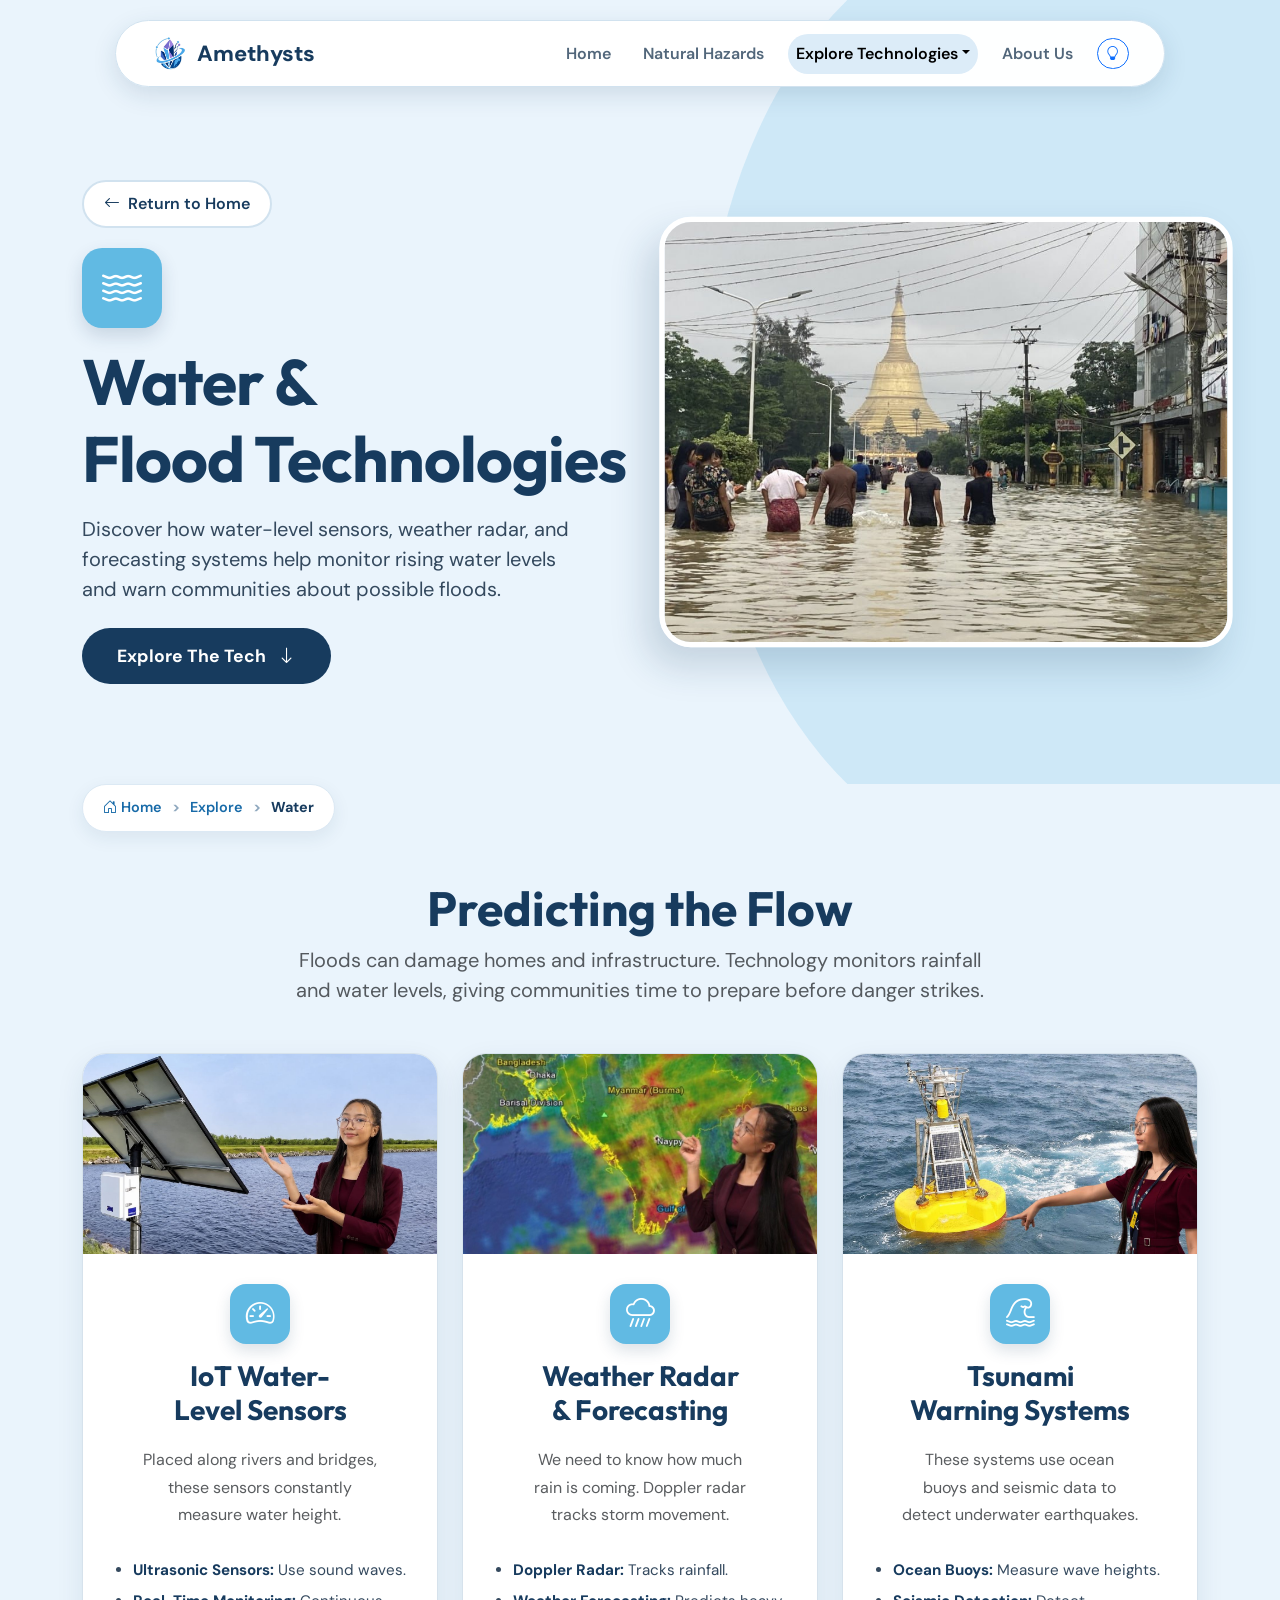
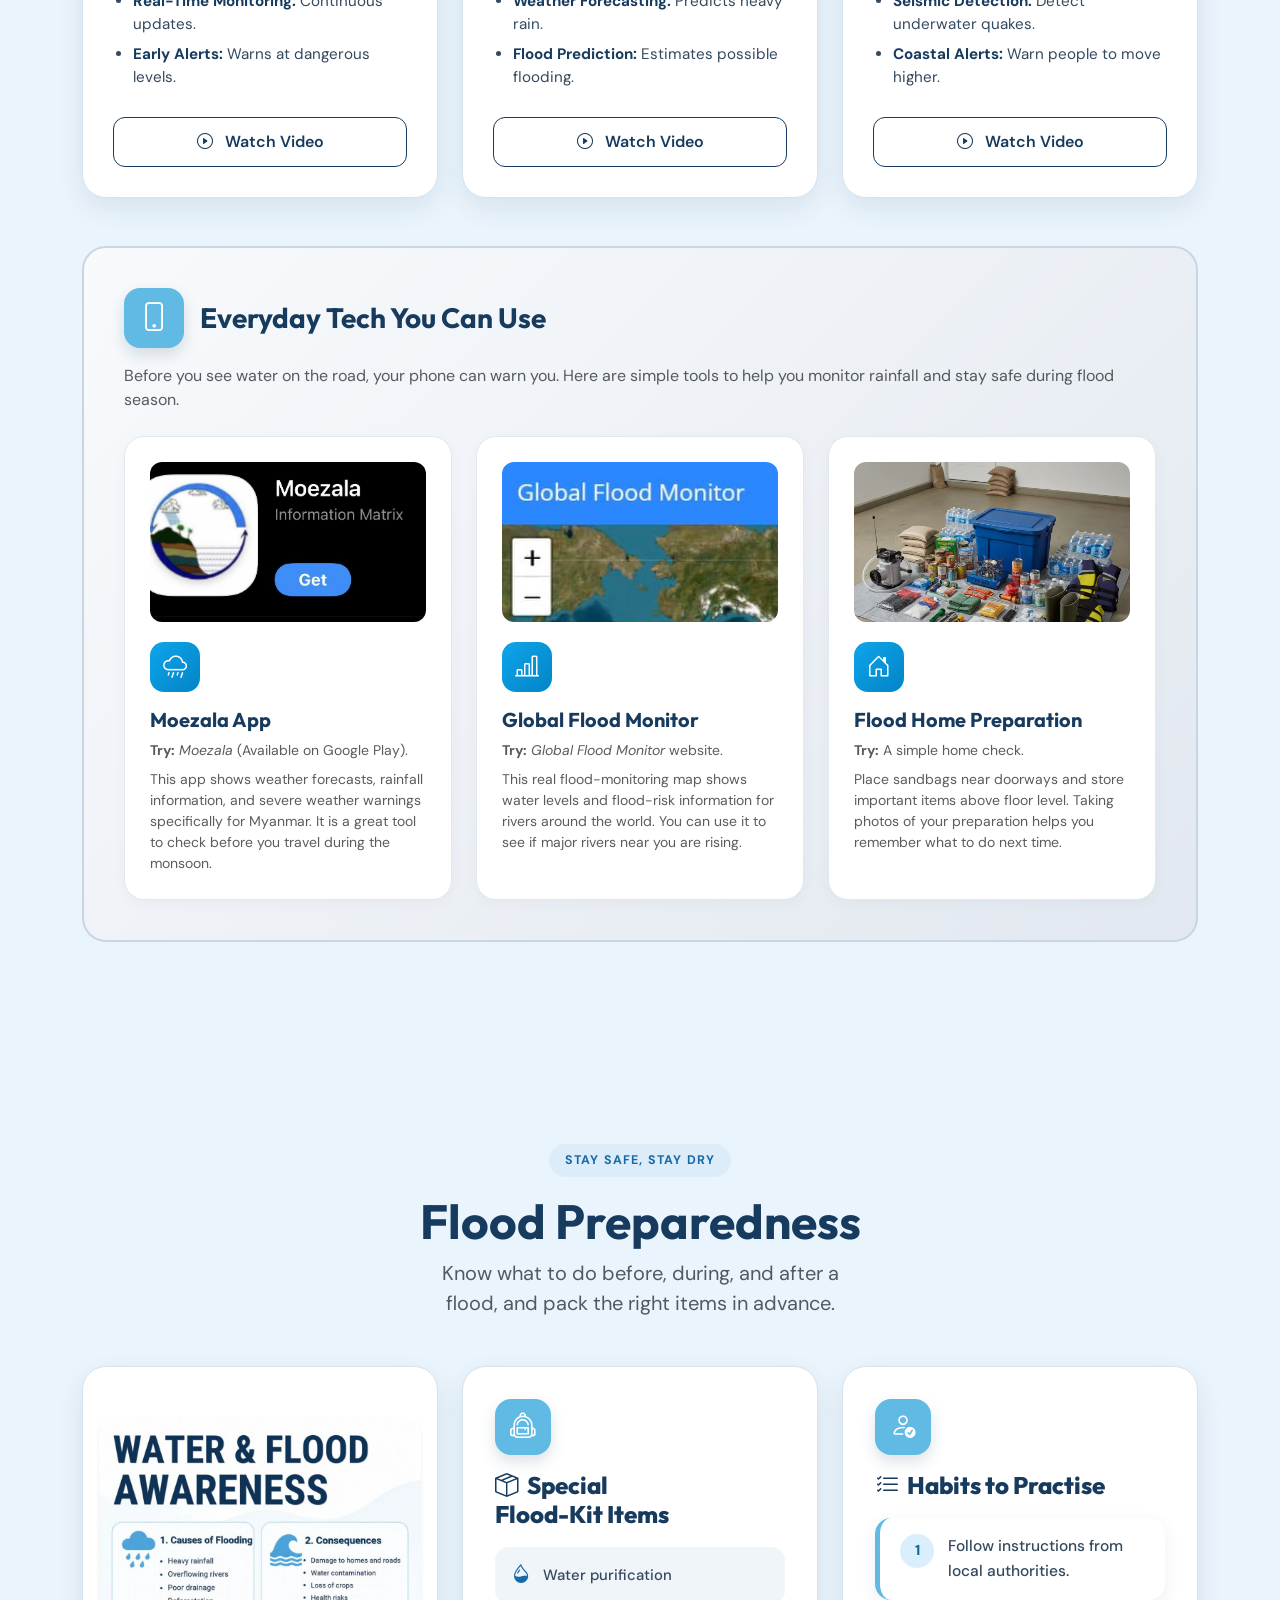
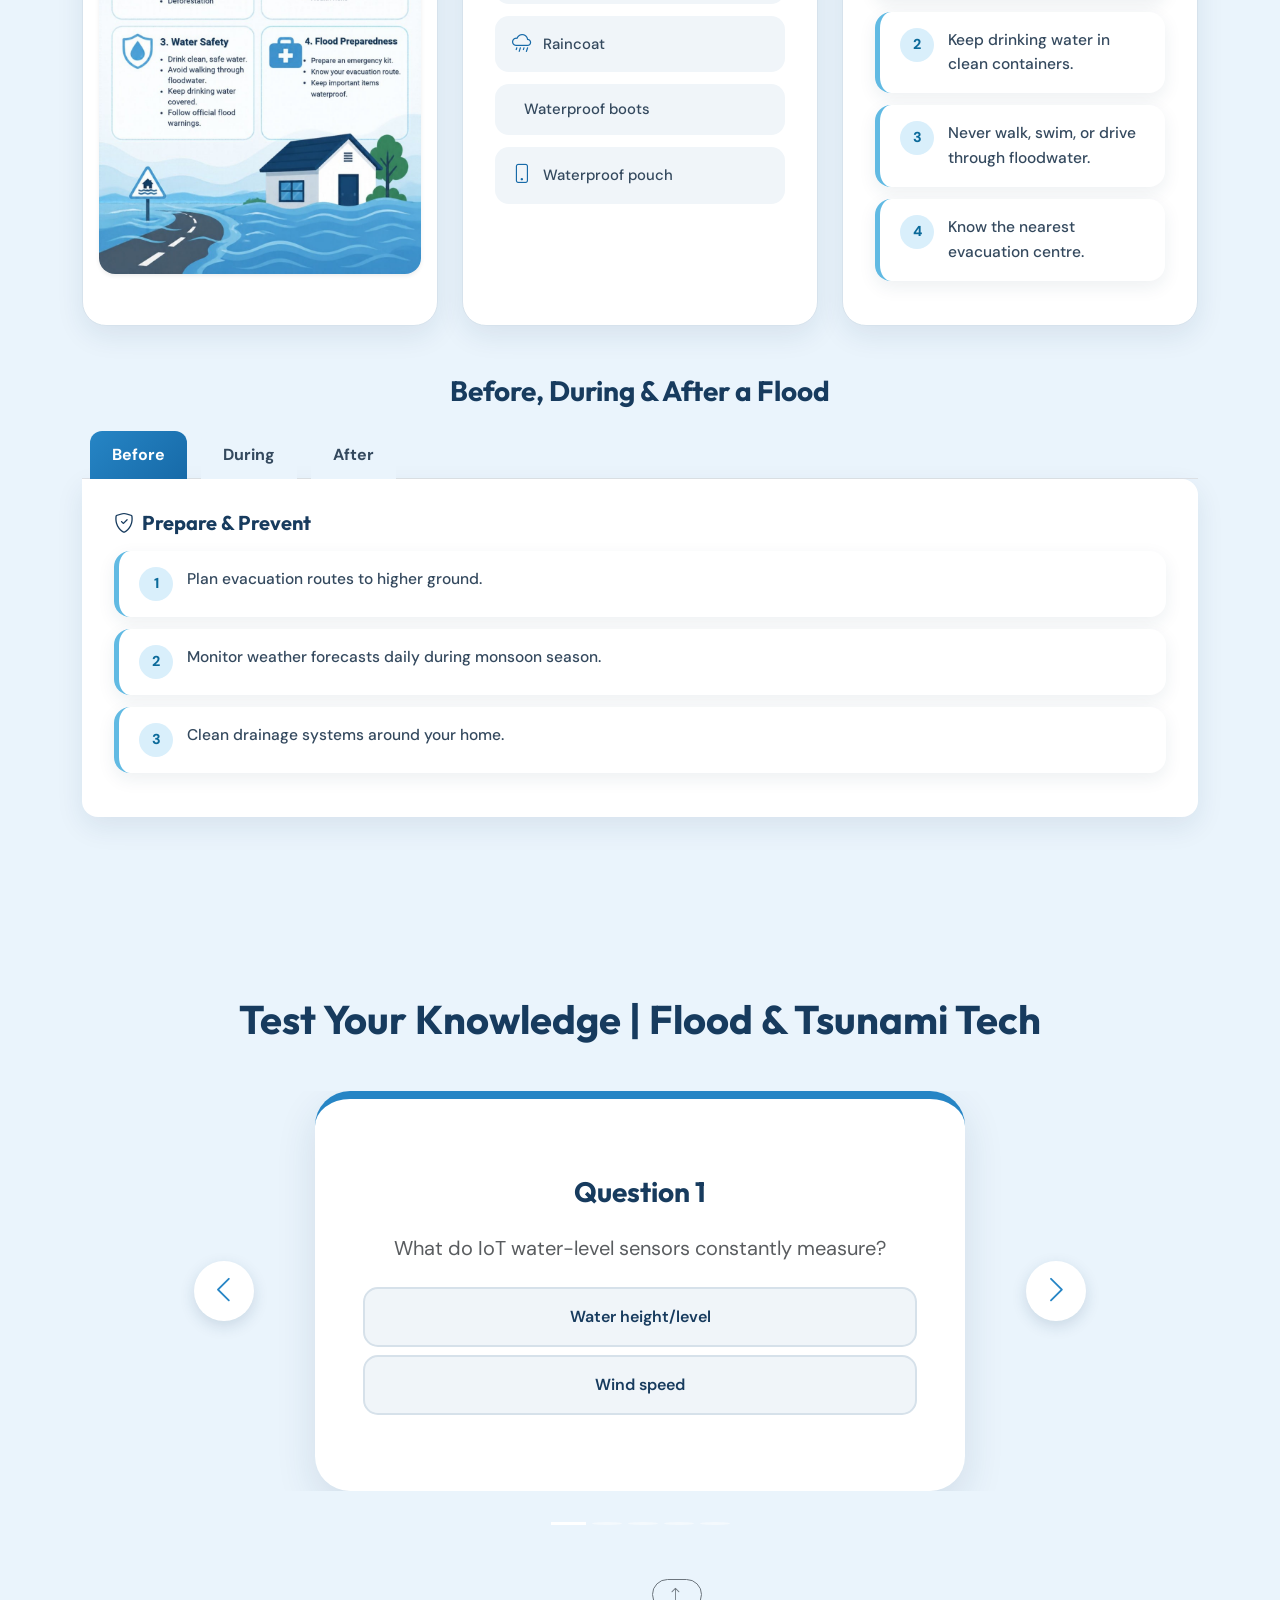
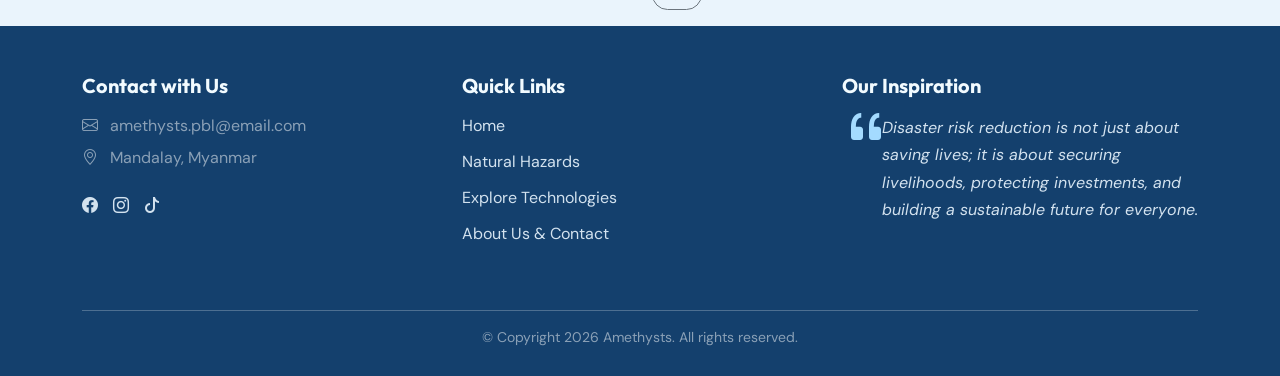
<file: pages/explore_water.html>
<!DOCTYPE html>
<html lang="en">
<head>
    <meta charset="UTF-8">
    <meta name="viewport" content="width=device-width, initial-scale=1.0">
    <title>Amethysts | Water Technologies</title>
    <link rel="stylesheet" href="https://cdn.jsdelivr.net/npm/bootstrap@5.3.8/dist/css/bootstrap.min.css">
    <link rel="stylesheet" href="https://cdn.jsdelivr.net/npm/bootstrap-icons@1.13.1/font/bootstrap-icons.min.css">
    <link href="https://unpkg.com/aos@2.3.1/dist/aos.css" rel="stylesheet">
    <link href="https://fonts.googleapis.com/css2?family=DM+Sans:wght@400;500;600;700&display=swap" rel="stylesheet">
    <link rel="shortcut icon" href="../media/logo.jpg">
    <link rel="stylesheet" href="../style.css">
</head>
<body>
 
    <nav class="navbar navbar-expand-lg">
        <div class="container nav-container">
            <a class="navbar-brand fw-bold d-flex align-items-center" href="../index.html">
                <img src="../media/logo.jpg" alt="logo" class="nav-logo">
                <span class="brand-text">Amethysts</span>
            </a>
            <button class="navbar-toggler" type="button" data-bs-toggle="collapse" data-bs-target="#navbarNav">
                <span class="navbar-toggler-icon"></span>
            </button>
            <div class="collapse navbar-collapse" id="navbarNav">
                <ul class="navbar-nav ms-auto align-items-center">
                    <li class="nav-item"><a class="nav-link" href="../index.html">Home</a></li>
                    <li class="nav-item"><a class="nav-link" href="problem.html">Natural Hazards</a></li>
                    <li class="nav-item dropdown">
                        <a class="nav-link active dropdown-toggle" href="#" data-bs-toggle="dropdown">Explore Technologies</a>
                        <ul class="dropdown-menu">
                            <li><a href="explore_earth.html" class="dropdown-item">Earth (Seismic)</a></li>
                            <li><a href="explore_water.html" class="dropdown-item">Water (Floods)</a></li>
                            <li><a href="explore_air.html" class="dropdown-item">Wind (Cyclones)</a></li>
                            <li><a href="explore_fire.html" class="dropdown-item">Fire (Wildfires)</a></li>
                        </ul>
                    </li>
                    <li class="nav-item"><a class="nav-link" href="about.html">About Us</a></li>
                    <li class="nav-item">
                        <button class="btn btn-sm btn-outline-primary rounded-pill ms-2" data-bs-toggle="offcanvas" data-bs-target="#tipsOffcanvas" title="Quick Safety Tips">
                            <i class="bi bi-lightbulb"></i>
                        </button>
                    </li>
                </ul>
            </div>
        </div>
    </nav>
 
    <div class="offcanvas offcanvas-end custom-offcanvas" tabindex="-1" id="tipsOffcanvas">
        <div class="offcanvas-header">
            <h5 class="offcanvas-title"><i class="bi bi-shield-check me-2"></i>Quick Safety Tips</h5>
            <button type="button" class="btn-close btn-close-white" data-bs-dismiss="offcanvas" aria-label="Close"></button>
        </div>
        <div class="offcanvas-body">
            <p class="text-muted small mb-3 fw-bold">Small habits that save lives in Myanmar.</p>
            <ul class="list-group quick-facts mb-4">
                <li class="list-group-item"><i class="bi bi-phone"></i> Save local emergency numbers in your phone.</li>
                <li class="list-group-item"><i class="bi bi-bag-check"></i> Pack a small go-bag with water, snacks, power bank.</li>
                <li class="list-group-item"><i class="bi bi-people"></i> Agree on a family meeting point.</li>
                <li class="list-group-item"><i class="bi bi-megaphone"></i> Follow official warnings only.</li>
                <li class="list-group-item"><i class="bi bi-house-heart"></i> Know your nearest shelter.</li>
            </ul>
            <a href="pages/problem.html" class="offcanvas-action-btn">Learn More About Hazards</a>
        </div>
    </div>
 
    <div class="explore-hero water-theme">
        <div class="container">
            <div class="row align-items-center g-4">
                <div class="col-12 col-lg-6 hero-text-content" data-aos="fade-right">
                    <a href="../index.html" class="return-btn"><i class="bi bi-arrow-left"></i> Return to Home</a>
                    <div class="element-icon-badge mb-3"><i class="bi bi-water"></i></div>
                    <h1 class="fw-bold mb-3 display-3">Water & <br> Flood Technologies</h1>
                    <p class="fs-5 mb-4">Discover how water-level sensors, weather radar, and forecasting systems help monitor rising water levels and warn communities about possible floods.</p>
                    <a href="#content-section" class="btn hero-btn">Explore The Tech <i class="bi bi-arrow-down ms-2"></i></a>
                </div>
                <div class="col-12 col-lg-6 hero-image-content d-none d-lg-block" data-aos="fade-left">
                    <img src="../media/exploreflood.jpg" alt="Flooded Area" class="img-fluid hero-img">
                </div>
            </div>
        </div>
        <div class="hero-blob d-none d-lg-block"></div>
    </div>
 
    <div class="container">
        <ul class="breadcrumb-custom">
            <li><a href="../index.html"><i class="bi bi-house-door me-1"></i>Home</a></li>
            <li><a href="problem.html">Explore</a></li>
            <li class="active">Water</li>
        </ul>
    </div>
 
    <div id="content-section" class="container py-4 py-lg-5">
        <div class="text-center mb-5" data-aos="fade-up">
            <h2 class="fw-bold text-dark-blue display-5">Predicting the Flow</h2>
            <p class="fs-5 text-muted mx-auto max-w-700">Floods can damage homes and infrastructure. Technology monitors rainfall and water levels, giving communities time to prepare before danger strikes.</p>
        </div>
 
        <div class="row align-items-stretch mb-5 g-3 g-lg-4">
            <div class="col-12 col-lg-4" data-aos="fade-right">
                <div class="feature-card">
                    <div class="feature-image-wrapper">
                        <img src="../media/water_tracking.jpg" alt="IoT Water Sensors" class="feature-image">
                    </div>
                    <div class="feature-card-body">
                        <div class="feature-header">
                            <div class="feature-icon water-bg"><i class="bi bi-speedometer2"></i></div>
                            <h3 class="fw-bold text-dark-blue mb-0">IoT Water-Level Sensors</h3>
                        </div>
                        <div class="feature-content">
                            <p class="text-muted">Placed along rivers and bridges, these sensors constantly measure water height.</p>
                            <ul class="feature-list">
                                <li><strong>Ultrasonic Sensors:</strong> Use sound waves.</li>
                                <li><strong>Real-Time Monitoring:</strong> Continuous updates.</li>
                                <li><strong>Early Alerts:</strong> Warns at dangerous levels.</li>
                            </ul>
                        </div>
                        <div class="d-grid gap-2 mt-auto">
                            <button class="btn action-btn" data-bs-toggle="modal" data-bs-target="#waterSensorModal"><i class="bi bi-play-circle me-2"></i> Watch Video</button>
                        </div>
                    </div>
                </div>
            </div>
            <div class="col-12 col-lg-4" data-aos="fade-up" data-aos-delay="100">
                <div class="feature-card">
                    <div class="feature-image-wrapper">
                        <img src="../media/weather_forecast.jpg" alt="Weather Radar" class="feature-image">
                    </div>
                    <div class="feature-card-body">
                        <div class="feature-header">
                            <div class="feature-icon water-bg"><i class="bi bi-cloud-rain-heavy"></i></div>
                            <h3 class="fw-bold text-dark-blue mb-0">Weather Radar & Forecasting</h3>
                        </div>
                        <div class="feature-content">
                            <p class="text-muted">We need to know how much rain is coming. Doppler radar tracks storm movement.</p>
                            <ul class="feature-list">
                                <li><strong>Doppler Radar:</strong> Tracks rainfall.</li>
                                <li><strong>Weather Forecasting:</strong> Predicts heavy rain.</li>
                                <li><strong>Flood Prediction:</strong> Estimates possible flooding.</li>
                            </ul>
                        </div>
                        <div class="d-grid gap-2 mt-auto">
                            <button class="btn action-btn" data-bs-toggle="modal" data-bs-target="#radarModal"><i class="bi bi-play-circle me-2"></i> Watch Video</button>
                        </div>
                    </div>
                </div>
            </div>
            <div class="col-12 col-lg-4" data-aos="fade-left" data-aos-delay="200">
                <div class="feature-card">
                    <div class="feature-image-wrapper">
                        <img src="../media/tsunami_warning.jpg" alt="Tsunami Warning" class="feature-image">
                    </div>
                    <div class="feature-card-body">
                        <div class="feature-header">
                            <div class="feature-icon water-bg"><i class="bi bi-tsunami"></i></div>
                            <h3 class="fw-bold text-dark-blue mb-0">Tsunami Warning Systems</h3>
                        </div>
                        <div class="feature-content">
                            <p class="text-muted">These systems use ocean buoys and seismic data to detect underwater earthquakes.</p>
                            <ul class="feature-list">
                                <li><strong>Ocean Buoys:</strong> Measure wave heights.</li>
                                <li><strong>Seismic Detection:</strong> Detect underwater quakes.</li>
                                <li><strong>Coastal Alerts:</strong> Warn people to move higher.</li>
                            </ul>
                        </div>
                        <div class="d-grid gap-2 mt-auto">
                            <button class="btn action-btn" data-bs-toggle="modal" data-bs-target="#tsunamiModal"><i class="bi bi-play-circle me-2"></i> Watch Video</button>
                        </div>
                    </div>
                </div>
            </div>
        </div>
 
        <div class="row mb-5" data-aos="fade-up">
            <div class="col-12">
                <div class="everyday-tech-card">
                    <div class="d-flex align-items-center mb-3">
                        <div class="feature-icon water-bg me-3"><i class="bi bi-phone"></i></div>
                        <h3 class="fw-bold text-dark-blue mb-0">Everyday Tech You Can Use</h3>
                    </div>
                    <p class="text-muted mb-4">Before you see water on the road, your phone can warn you. Here are simple tools to help you monitor rainfall and stay safe during flood season.</p>
 
                    <div class="row g-3 g-md-4">
                        <div class="col-12 col-sm-6 col-lg-4">
                            <div class="app-recommendation h-100">
                                <div class="app-image-wrapper">
                                    <img src="../media/app_moezela.jpg" alt="Moezala App" class="app-image">
                                </div>
                                <div class="app-icon-wrapper water-app-icon"><i class="bi bi-cloud-rain"></i></div>
                                <h5 class="fw-bold text-dark-blue mt-3">Moezala App</h5>
                                <p class="text-muted small mb-2"><strong>Try:</strong> <em>Moezala</em> (Available on Google Play).</p>
                                <p class="text-muted small mb-0">This app shows weather forecasts, rainfall information, and severe weather warnings specifically for Myanmar. It is a great tool to check before you travel during the monsoon.</p>
                            </div>
                        </div>
                        <div class="col-12 col-sm-6 col-lg-4">
                            <div class="app-recommendation h-100">
                                <div class="app-image-wrapper">
                                    <img src="../media/app_floodmonitoring.jpg" alt="Flood Monitoring" class="app-image">
                                </div>
                                <div class="app-icon-wrapper water-app-icon"><i class="bi bi-bar-chart-line"></i></div>
                                <h5 class="fw-bold text-dark-blue mt-3">Global Flood Monitor</h5>
                                <p class="text-muted small mb-2"><strong>Try:</strong> <em>Global Flood Monitor</em> website.</p>
                                <p class="text-muted small mb-0">This real flood-monitoring map shows water levels and flood-risk information for rivers around the world. You can use it to see if major rivers near you are rising.</p>
                            </div>
                        </div>
                        <div class="col-12 col-sm-6 col-lg-4">
                            <div class="app-recommendation h-100">
                                <div class="app-image-wrapper">
                                    <img src="../media/floodsafety.jpg" alt="Flood Home Prep" class="app-image">
                                </div>
                                <div class="app-icon-wrapper water-app-icon"><i class="bi bi-house-door"></i></div>
                                <h5 class="fw-bold text-dark-blue mt-3">Flood Home Preparation</h5>
                                <p class="text-muted small mb-2"><strong>Try:</strong> A simple home check.</p>
                                <p class="text-muted small mb-0">Place sandbags near doorways and store important items above floor level. Taking photos of your preparation helps you remember what to do next time.</p>
                            </div>
                        </div>
                    </div>
                </div>
            </div>
        </div>
    </div>
 
    <div class="prep-section-alt water-prep">
        <div class="container py-3">
            <div class="text-center mb-5" data-aos="fade-up">
                <span class="section-label">Stay Safe, Stay Dry</span>
                <h2 class="fw-bold text-dark-blue display-5">Flood Preparedness</h2>
                <p class="fs-5 text-muted mx-auto max-w-700">Know what to do before, during, and after a flood, and pack the right items in advance.</p>
            </div>
 
            <div class="row g-4 mb-5">
                <div class="col-12 col-lg-4" data-aos="fade-right">
                    <div class="prep-card h-100 d-flex flex-column justify-content-center p-3">
                        <img src="../media/poster_water.jpg" alt="Flood Preparedness Poster" class="img-fluid rounded-4 shadow-sm w-100">
                    </div>
                </div>
 
                <div class="col-12 col-lg-4" data-aos="fade-up">
                    <div class="prep-card h-100">
                        <div class="prep-icon water-bg"><i class="bi bi-backpack2"></i></div>
                        <h4><i class="bi bi-box-seam me-2"></i>Special Flood-Kit Items</h4>
                        <div class="supply-grid">
                            <div class="supply-item"><i class="bi bi-droplet-half"></i>Water purification</div>
                            <div class="supply-item"><i class="bi bi-cloud-rain"></i>Raincoat</div>
                            <div class="supply-item"><i class="bi bi-boot"></i>Waterproof boots</div>
                            <div class="supply-item"><i class="bi bi-phone"></i>Waterproof pouch</div>
                        </div>
                    </div>
                </div>
 
                <div class="col-12 col-lg-4" data-aos="fade-left">
                    <div class="prep-card h-100">
                        <div class="prep-icon water-bg"><i class="bi bi-person-check"></i></div>
                        <h4><i class="bi bi-list-check me-2"></i>Habits to Practise</h4>
                        <div class="habit-item"><div class="habit-num">1</div><p>Follow instructions from local authorities.</p></div>
                        <div class="habit-item"><div class="habit-num">2</div><p>Keep drinking water in clean containers.</p></div>
                        <div class="habit-item"><div class="habit-num">3</div><p>Never walk, swim, or drive through floodwater.</p></div>
                        <div class="habit-item"><div class="habit-num">4</div><p>Know the nearest evacuation centre.</p></div>
                    </div>
                </div>
            </div>
 
            <div class="row" data-aos="fade-up">
                <div class="col-12">
                    <h3 class="fw-bold text-dark-blue mb-4 text-center">Before, During & After a Flood</h3>
                    <ul class="nav nav-tabs prep-tabs" role="tablist">
                        <li class="nav-item">
                            <button class="nav-link active" data-bs-toggle="tab" data-bs-target="#flood-before" type="button">Before</button>
                        </li>
                        <li class="nav-item">
                            <button class="nav-link" data-bs-toggle="tab" data-bs-target="#flood-during" type="button">During</button>
                        </li>
                        <li class="nav-item">
                            <button class="nav-link" data-bs-toggle="tab" data-bs-target="#flood-after" type="button">After</button>
                        </li>
                    </ul>
                    <div class="tab-content prep-tab-content">
                        <div class="tab-pane fade show active" id="flood-before">
                            <h5 class="fw-bold text-dark-blue mb-3"><i class="bi bi-shield-check me-2"></i>Prepare & Prevent</h5>
                            <div class="habit-item"><div class="habit-num">1</div><p>Plan evacuation routes to higher ground.</p></div>
                            <div class="habit-item"><div class="habit-num">2</div><p>Monitor weather forecasts daily during monsoon season.</p></div>
                            <div class="habit-item"><div class="habit-num">3</div><p>Clean drainage systems around your home.</p></div>
                        </div>
                        <div class="tab-pane fade" id="flood-during">
                            <h5 class="fw-bold text-dark-blue mb-3"><i class="bi bi-exclamation-triangle me-2"></i>Stay Safe During the Flood</h5>
                            <div class="habit-item"><div class="habit-num">1</div><p>Never walk, swim, or drive through floodwater.</p></div>
                            <div class="habit-item"><div class="habit-num">2</div><p>Stay away from floodwater, it may be contaminated or hiding dangerous debris.</p></div>
                            <div class="habit-item"><div class="habit-num">3</div><p>Move to higher ground when necessary.</p></div>
                        </div>
                        <div class="tab-pane fade" id="flood-after">
                            <h5 class="fw-bold text-dark-blue mb-3"><i class="bi bi-house-check me-2"></i>After the Flood</h5>
                            <div class="habit-item"><div class="habit-num">1</div><p>Only return home when authorities say it is safe.</p></div>
                            <div class="habit-item"><div class="habit-num">2</div><p>Check for structural damage before entering your home.</p></div>
                            <div class="habit-item"><div class="habit-num">3</div><p>Boil or purify drinking water before use.</p></div>
                        </div>
                    </div>
                </div>
            </div>
        </div>
    </div>
 
    <div class="modal fade" id="waterSensorModal" tabindex="-1">
        <div class="modal-dialog modal-dialog-centered modal-lg">
            <div class="modal-content border-0 shadow-lg rounded-4 overflow-hidden">
                <div class="modal-header bg-dark text-white border-0">
                    <h5 class="modal-title"><i class="bi bi-play-circle me-2"></i>Water-Level Sensors</h5>
                    <button type="button" class="btn-close btn-close-white" data-bs-dismiss="modal"></button>
                </div>
                <div class="modal-body p-0">
                    <div class="ratio ratio-16x9">
                        <iframe src="https://www.youtube.com/embed/lxhWYt02ExE" title="IoT Water Level Monitoring System" allowfullscreen></iframe>
                    </div>
                    <div class="p-3 p-md-4"><p class="text-muted mb-0">This video shows how ultrasonic sensors are installed on rivers and bridges to monitor water levels in real-time.</p></div>
                </div>
            </div>
        </div>
    </div>
 
    <div class="modal fade" id="radarModal" tabindex="-1">
        <div class="modal-dialog modal-dialog-centered modal-lg">
            <div class="modal-content border-0 shadow-lg rounded-4 overflow-hidden">
                <div class="modal-header bg-dark text-white border-0">
                    <h5 class="modal-title"><i class="bi bi-play-circle me-2"></i>Weather Radar & AI</h5>
                    <button type="button" class="btn-close btn-close-white" data-bs-dismiss="modal"></button>
                </div>
                <div class="modal-body p-0">
                    <div class="ratio ratio-16x9">
                        <iframe src="https://www.youtube.com/embed/VdcXO7SJAfA" title="How Weather Radar Works" allowfullscreen></iframe>
                    </div>
                    <div class="p-3 p-md-4"><p class="text-muted mb-0">Learn how Doppler radar detects precipitation and how AI models use this data to predict flooding.</p></div>
                </div>
            </div>
        </div>
    </div>
 
    <div class="modal fade" id="tsunamiModal" tabindex="-1">
        <div class="modal-dialog modal-dialog-centered modal-lg">
            <div class="modal-content border-0 shadow-lg rounded-4 overflow-hidden">
                <div class="modal-header bg-dark text-white border-0">
                    <h5 class="modal-title"><i class="bi bi-play-circle me-2"></i>Tsunami Warning Systems</h5>
                    <button type="button" class="btn-close btn-close-white" data-bs-dismiss="modal"></button>
                </div>
                <div class="modal-body p-0">
                    <div class="ratio ratio-16x9">
                        <iframe src="https://www.youtube.com/embed/C6_XKPgVpKk" title="Tsunami Science and Tsunami Warning Systems" allowfullscreen></iframe>
                    </div>
                    <div class="p-3 p-md-4"><p class="text-muted mb-0">Learn how ocean buoys and seismic sensors detect underwater earthquakes and issue tsunami warnings.</p></div>
                </div>
            </div>
        </div>
    </div>
 
    <div id="quiz-section" class="quiz-section py-5">
        <div class="container py-3 py-lg-4">
            <h2 class="fw-bold text-dark-blue text-center display-6 mb-5 px-2" data-aos="fade-up">Test Your Knowledge | Flood & Tsunami Tech</h2>
            <div class="carousel slide" data-bs-interval="false" id="quizCarouselWater">
                <div class="carousel-indicators">
                    <button data-bs-target="#quizCarouselWater" data-bs-slide-to="0" class="active"></button>
                    <button data-bs-target="#quizCarouselWater" data-bs-slide-to="1"></button>
                    <button data-bs-target="#quizCarouselWater" data-bs-slide-to="2"></button>
                    <button data-bs-target="#quizCarouselWater" data-bs-slide-to="3"></button>
                    <button data-bs-target="#quizCarouselWater" data-bs-slide-to="4"></button>
                </div>
                <div class="carousel-inner" data-aos="zoom-in">
                    <div class="carousel-item active">
                        <div class="quiz-card text-center p-4 p-md-5 mx-auto">
                            <h3 class="fw-bold text-dark-blue mb-4">Question 1</h3>
                            <p class="text-muted mb-4 fs-5">What do IoT water-level sensors constantly measure?</p>
                            <div class="d-grid gap-2">
                                <button class="btn quiz-option-btn" data-bs-toggle="modal" data-bs-target="#correctAnswerModal">Water height/level</button>
                                <button class="btn quiz-option-btn" data-bs-toggle="modal" data-bs-target="#wrongAnswerModal">Wind speed</button>
                            </div>
                        </div>
                    </div>
                    <div class="carousel-item">
                        <div class="quiz-card text-center p-4 p-md-5 mx-auto">
                            <h3 class="fw-bold text-dark-blue mb-4">Question 2</h3>
                            <p class="text-muted mb-4 fs-5">What does Doppler radar track to help predict floods?</p>
                            <div class="d-grid gap-2">
                                <button class="btn quiz-option-btn" data-bs-toggle="modal" data-bs-target="#correctAnswerModal">Rainfall and storm movement</button>
                                <button class="btn quiz-option-btn" data-bs-toggle="modal" data-bs-target="#wrongAnswerModal">Ocean temperatures</button>
                            </div>
                        </div>
                    </div>
                    <div class="carousel-item">
                        <div class="quiz-card text-center p-4 p-md-5 mx-auto">
                            <h3 class="fw-bold text-dark-blue mb-4">Question 3</h3>
                            <p class="text-muted mb-4 fs-5">What technology is used to detect underwater earthquakes for tsunamis?</p>
                            <div class="d-grid gap-2">
                                <button class="btn quiz-option-btn" data-bs-toggle="modal" data-bs-target="#correctAnswerModal">Ocean buoys and seismic sensors</button>
                                <button class="btn quiz-option-btn" data-bs-toggle="modal" data-bs-target="#wrongAnswerModal">Weather satellites</button>
                            </div>
                        </div>
                    </div>
                    <div class="carousel-item">
                        <div class="quiz-card text-center p-4 p-md-5 mx-auto">
                            <h3 class="fw-bold text-dark-blue mb-4">Question 4</h3>
                            <p class="text-muted mb-4 fs-5">Which app is recommended to see if major rivers near you are rising?</p>
                            <div class="d-grid gap-2">
                                <button class="btn quiz-option-btn" data-bs-toggle="modal" data-bs-target="#correctAnswerModal">Global Flood Monitor</button>
                                <button class="btn quiz-option-btn" data-bs-toggle="modal" data-bs-target="#wrongAnswerModal">Zoom Earth</button>
                            </div>
                        </div>
                    </div>
                    <div class="carousel-item">
                        <div class="quiz-card text-center p-4 p-md-5 mx-auto">
                            <h3 class="fw-bold text-dark-blue mb-4">Question 5</h3>
                            <p class="text-muted mb-4 fs-5">What should you do during a flood?</p>
                            <div class="d-grid gap-2">
                                <button class="btn quiz-option-btn" data-bs-toggle="modal" data-bs-target="#wrongAnswerModal">Swim through floodwater</button>
                                <button class="btn quiz-option-btn" data-bs-toggle="modal" data-bs-target="#correctAnswerModal">Never walk, swim, or drive through floodwater</button>
                            </div>
                        </div>
                    </div>
                </div>
                <button class="carousel-control-prev custom-carousel-btn d-none d-md-flex" data-bs-target="#quizCarouselWater" data-bs-slide="prev"><i class="bi bi-chevron-left"></i></button>
                <button class="carousel-control-next custom-carousel-btn d-none d-md-flex" data-bs-target="#quizCarouselWater" data-bs-slide="next"><i class="bi bi-chevron-right"></i></button>
            </div>
        </div>
    </div>
 
    <div class="modal fade" id="correctAnswerModal" tabindex="-1">
        <div class="modal-dialog modal-dialog-centered">
            <div class="modal-content text-center border-0 shadow-lg rounded-4">
                <div class="modal-body p-4 p-md-5">
                    <i class="bi bi-check-circle-fill text-success display-1 mb-3"></i>
                    <h2 class="fw-bold text-dark-blue mb-3">Correct!</h2>
                    <p class="text-muted">Great job! You understand this technology well.</p>
                    <button type="button" class="btn custom-btn mt-3 rounded-pill px-4" data-bs-dismiss="modal">Continue</button>
                </div>
            </div>
        </div>
    </div>
 
    <div class="modal fade" id="wrongAnswerModal" tabindex="-1">
        <div class="modal-dialog modal-dialog-centered">
            <div class="modal-content text-center border-0 shadow-lg rounded-4">
                <div class="modal-body p-4 p-md-5">
                    <i class="bi bi-x-circle-fill text-danger display-1 mb-3"></i>
                    <h2 class="fw-bold text-dark-blue mb-3">Try Again</h2>
                    <p class="text-muted">That's not quite right. Review the information above and try again!</p>
                    <button type="button" class="btn custom-btn mt-3 rounded-pill px-4" data-bs-dismiss="modal">Close</button>
                </div>
            </div>
        </div>
    </div>
 
    <div class="container flex w-100" id="topbtn">
        <div class="text-center py-3 justify-content-center">
            <a href="" class="btn btn-sm btn-outline-secondary rounded-pill">
                <i class="bi bi-arrow-up me-1"></i> 
            </a>
        </div>
    </div>
 
    <footer class="footer pt-5 pb-4">
        <div class="container">
            <div class="row">
                <div class="col-12 col-md-4 mb-4">
                    <h5 class="fw-bold mb-3">Contact with Us</h5>
                    <p class="mb-2 text-white-50"><i class="bi bi-envelope me-2"></i> amethysts.pbl@email.com</p>
                    <p class="mb-4 text-white-50"><i class="bi bi-geo-alt me-2"></i> Mandalay, Myanmar</p>
                    <div class="d-flex social-icons">
                        <a href="https://www.facebook.com"><i class="bi bi-facebook"></i></a>
                        <a href="https://www.instagram.com"><i class="bi bi-instagram"></i></a>
                        <a href="https://www.tiktok.com"><i class="bi bi-tiktok"></i></a>
                    </div>
                </div>
                <div class="col-12 col-md-4 mb-4">
                    <h5 class="fw-bold mb-3">Quick Links</h5>
                    <ul class="list-unstyled footer-links">
                        <li><a href="../index.html">Home</a></li>
                        <li><a href="problem.html">Natural Hazards</a></li>
                        <li><a href="explore_earth.html">Explore Technologies</a></li>
                        <li><a href="about.html">About Us & Contact</a></li>
                    </ul>
                </div>
                <div class="col-12 col-md-4 mb-4">
                    <h5 class="fw-bold mb-3">Our Inspiration</h5>
                    <div class="footer-quote">
                        <i class="bi bi-quote quote-icon"></i>
                        <p class="mb-0">Disaster risk reduction is not just about saving lives; it is about securing livelihoods, protecting investments, and building a sustainable future for everyone.</p>
                    </div>
                </div>
            </div>
            <hr class="mt-4 mb-3 border-light opacity-25">
            <div class="text-center small text-white-50">
                <p class="mb-1">&copy; Copyright 2026 Amethysts. All rights reserved.</p>
            </div>
        </div>
    </footer>
 
    <script src="https://cdn.jsdelivr.net/npm/bootstrap@5.3.8/dist/js/bootstrap.bundle.min.js"></script>
    <script src="https://unpkg.com/aos@2.3.1/dist/aos.js"></script>
    <script>AOS.init({ once: true });</script>
</body>
</html>
</file>
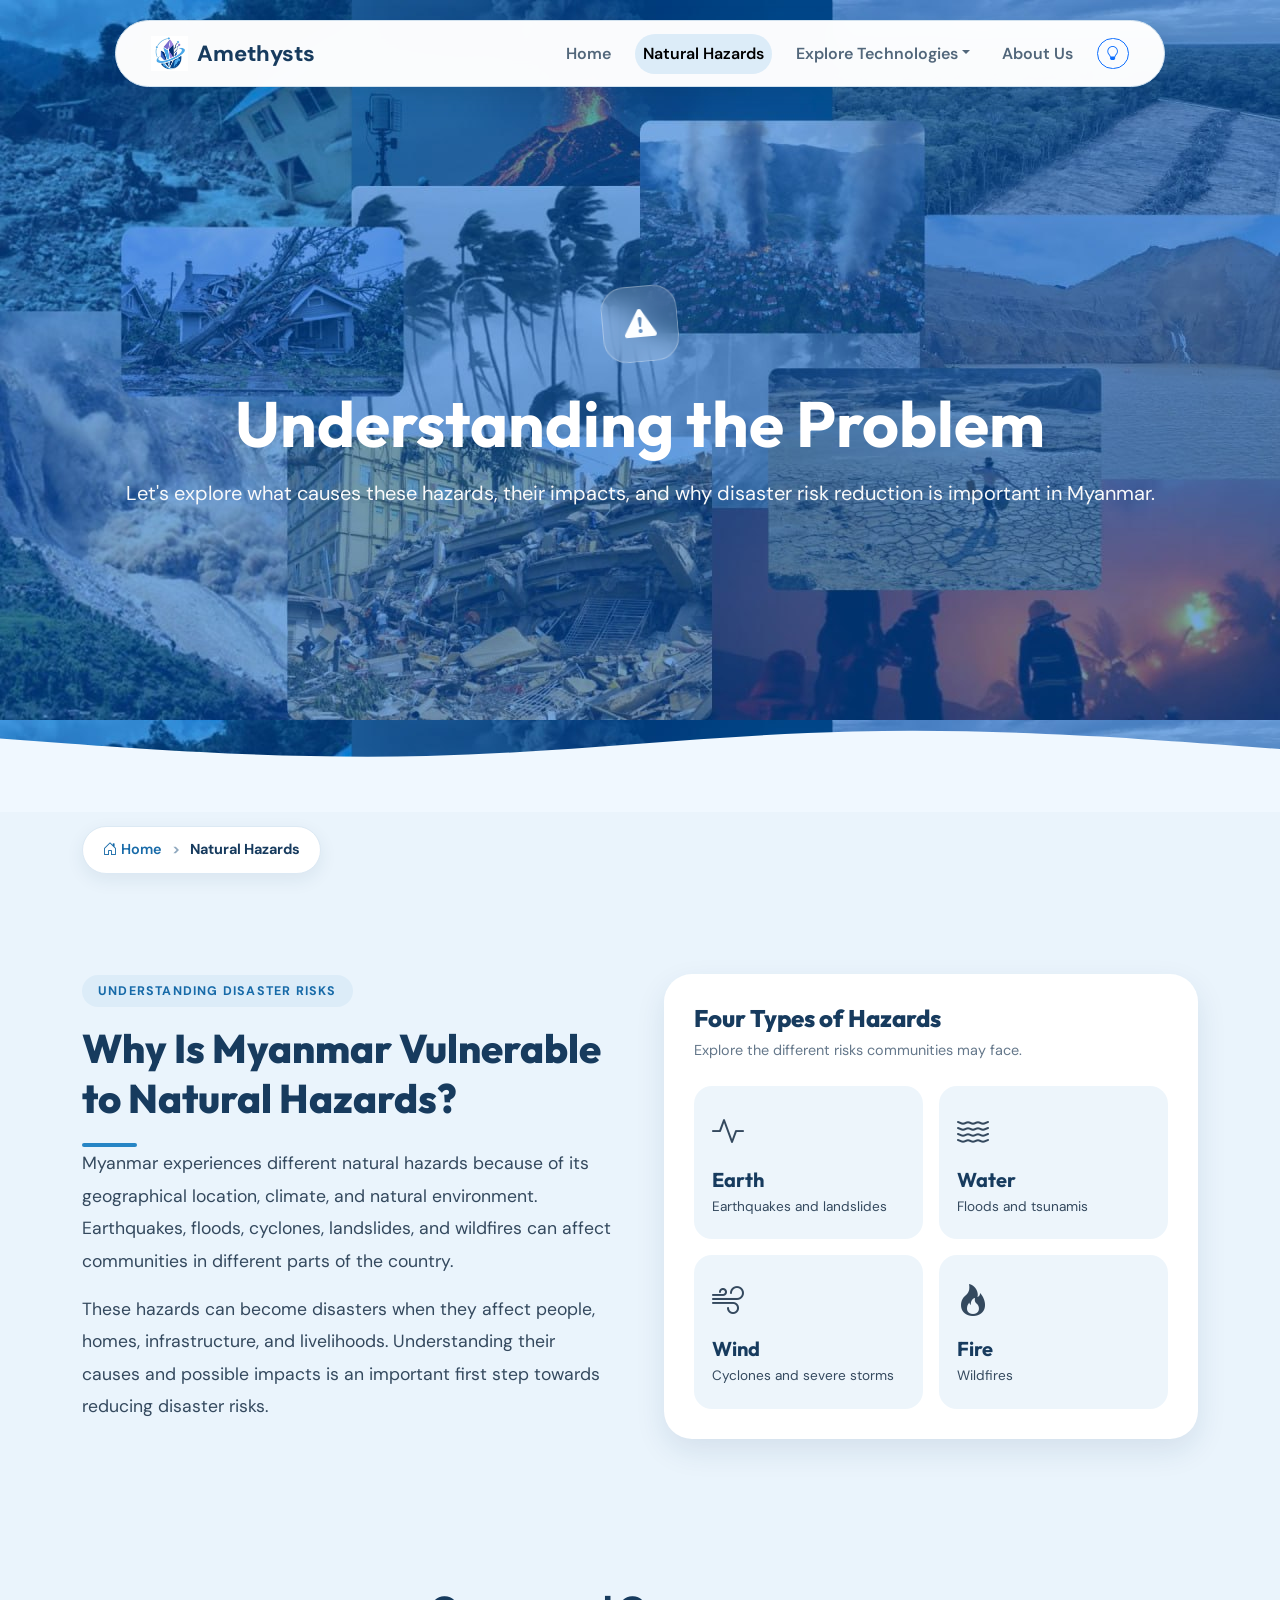
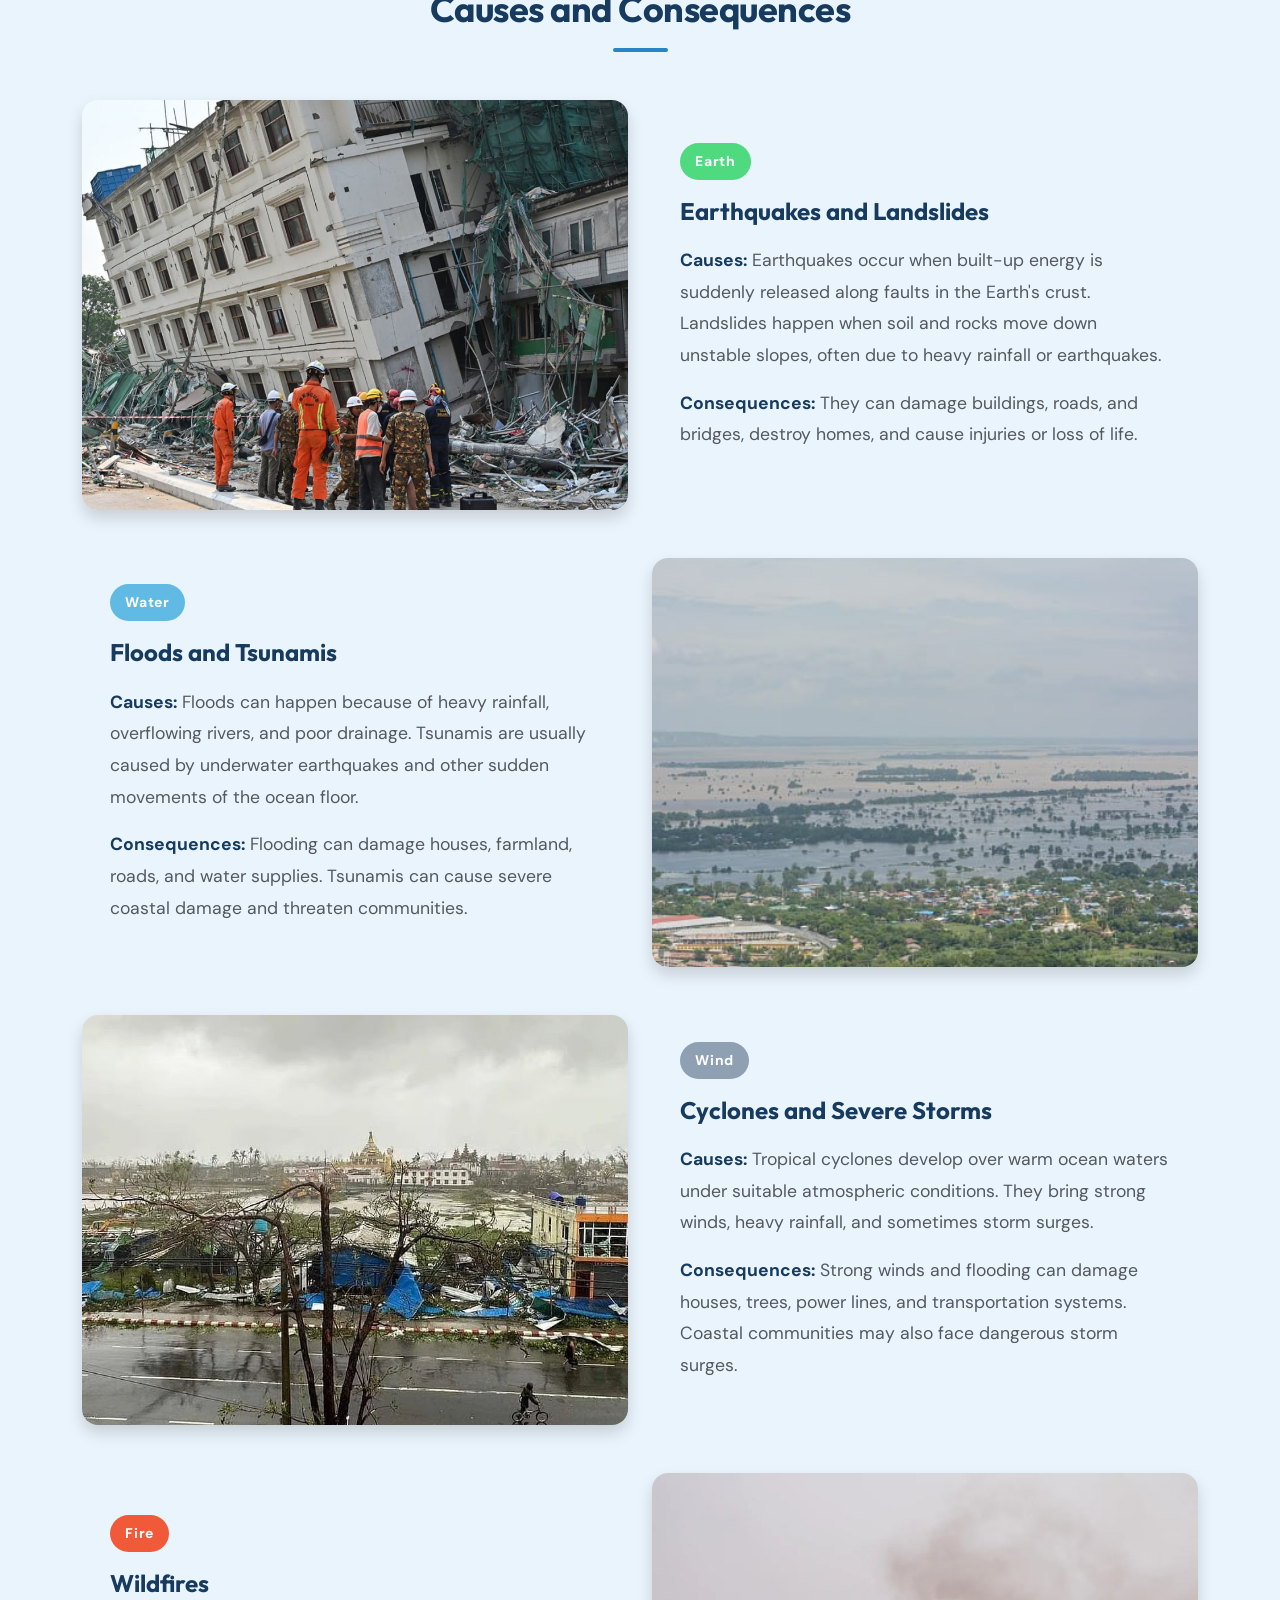
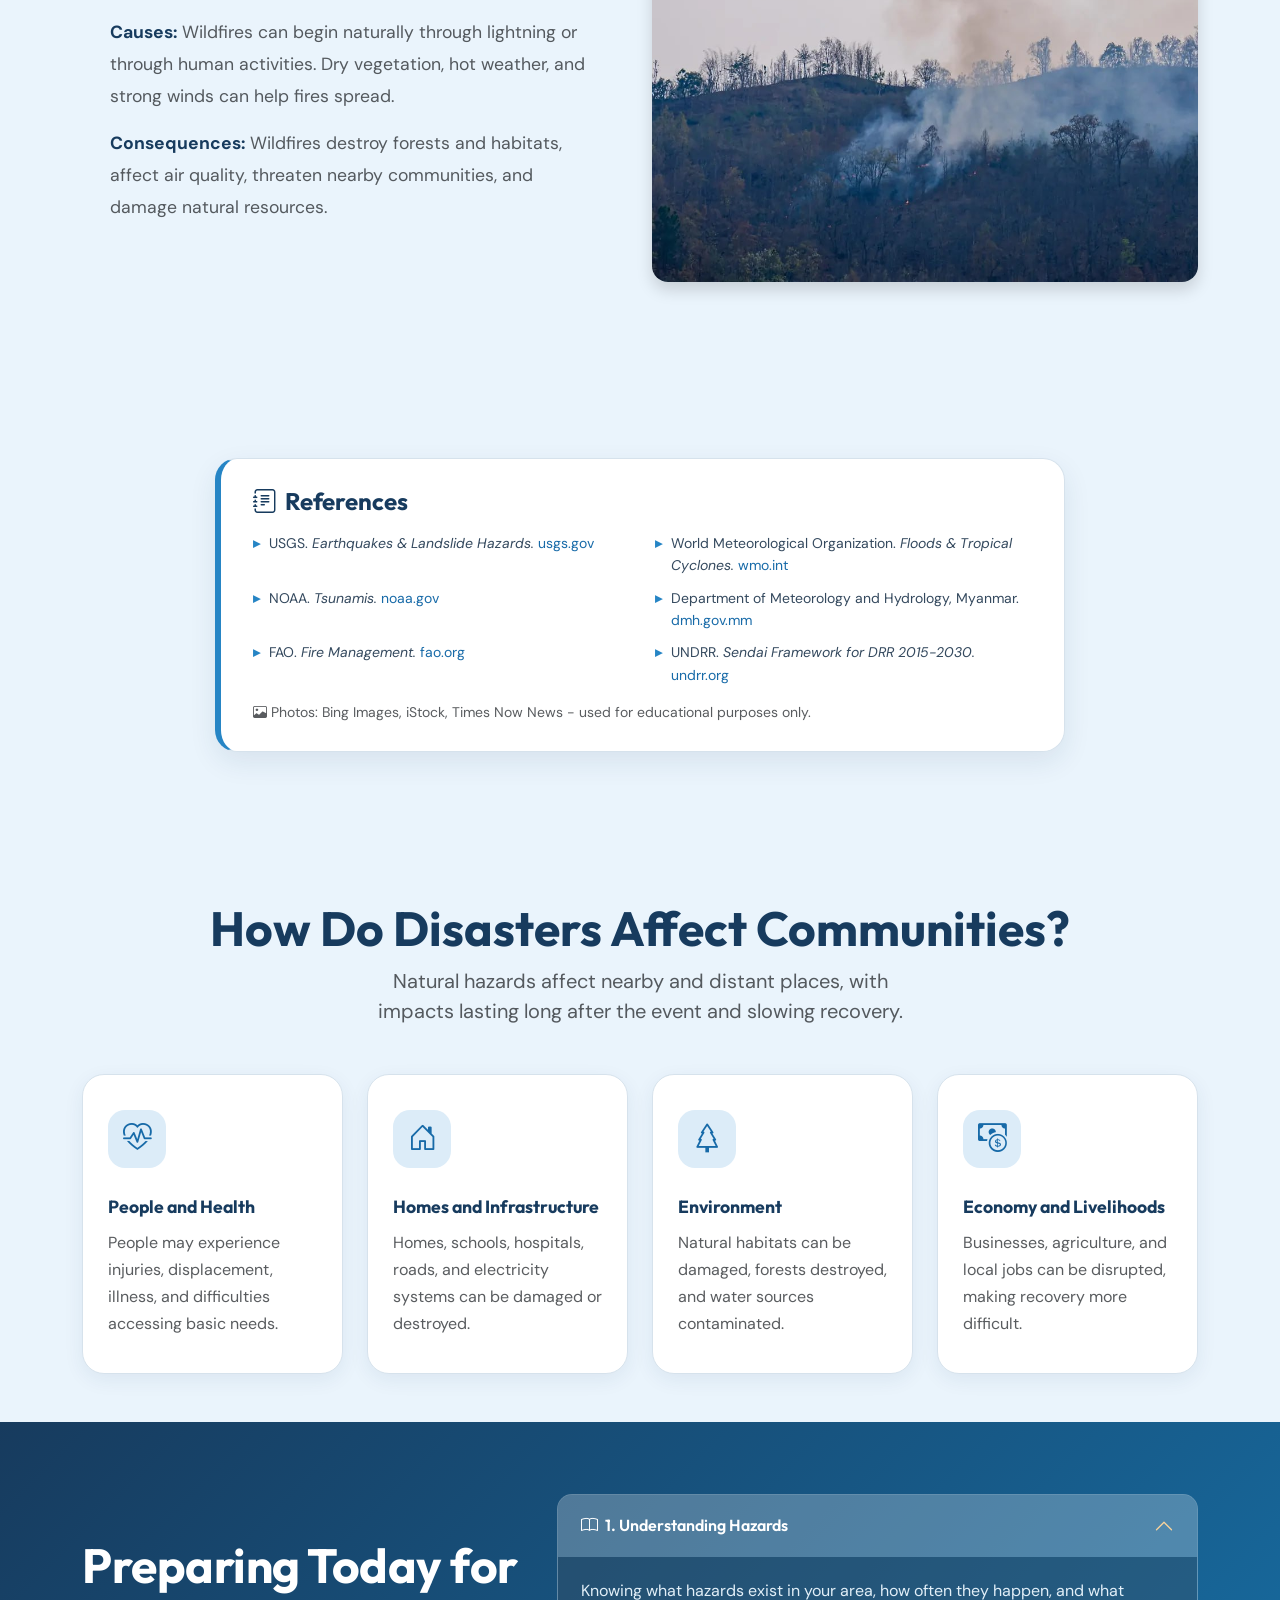
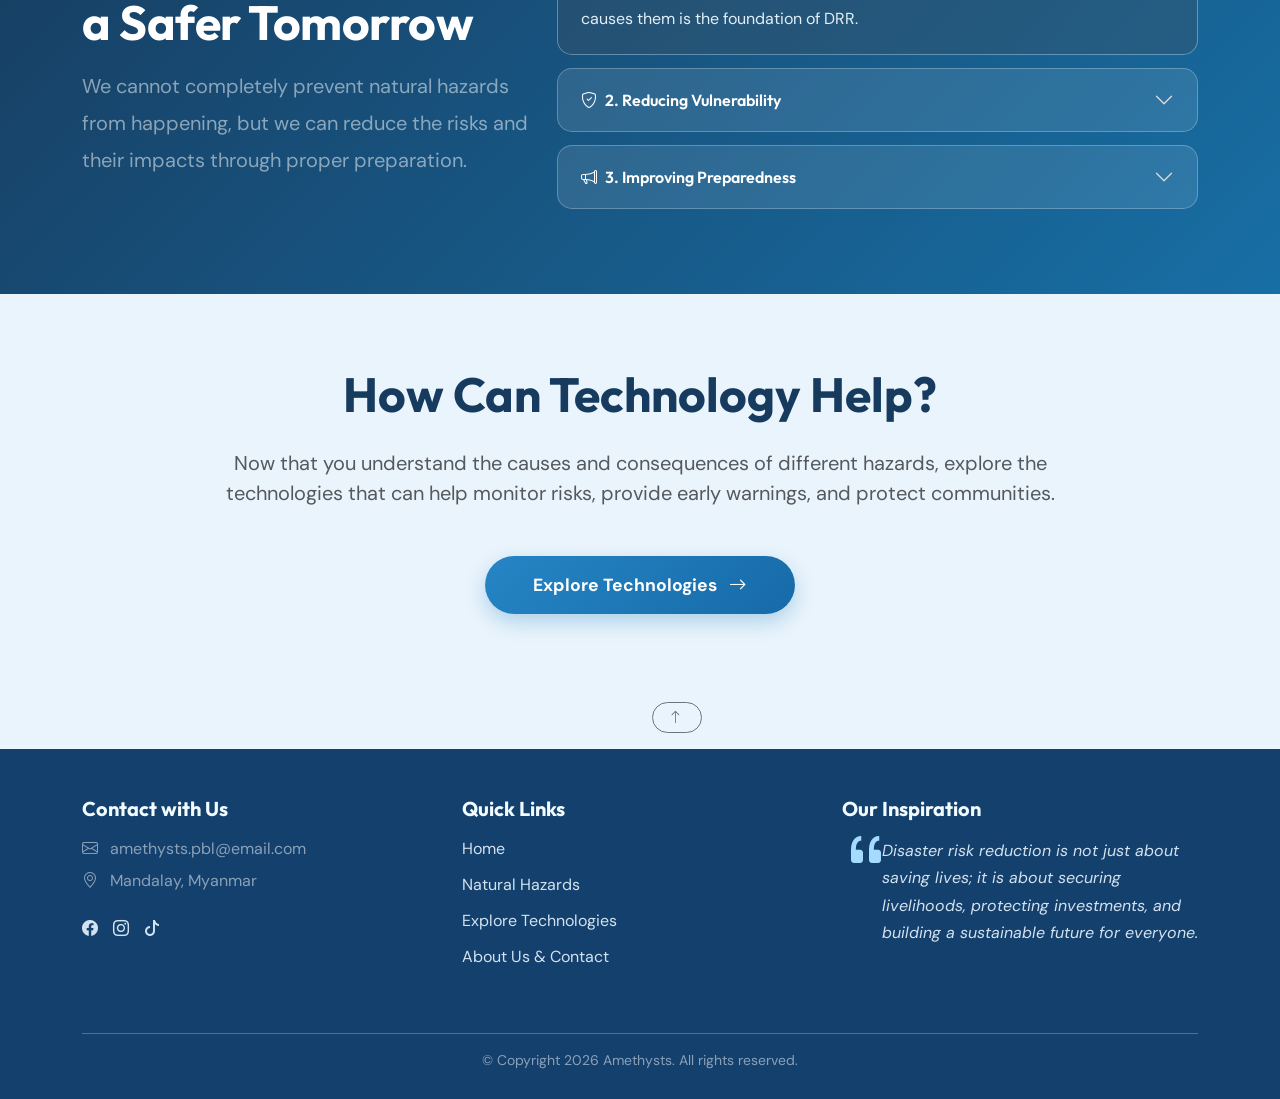
<file: pages/problem.html>
<!DOCTYPE html>
<html lang="en">
<head>
    <meta charset="UTF-8">
    <meta name="viewport" content="width=device-width, initial-scale=1.0">
    <title>Amethysts | Natural Hazards</title>
    <link rel="stylesheet" href="https://cdn.jsdelivr.net/npm/bootstrap@5.3.8/dist/css/bootstrap.min.css">
    <link rel="stylesheet" href="https://cdn.jsdelivr.net/npm/bootstrap-icons@1.13.1/font/bootstrap-icons.min.css">
    <link href="https://unpkg.com/aos@2.3.1/dist/aos.css" rel="stylesheet">
    <link href="https://fonts.googleapis.com/css2?family=DM+Sans:wght@400;500;600;700&display=swap" rel="stylesheet">
    <link rel="shortcut icon" href="../media/logo.jpg">
    <link rel="stylesheet" href="../style.css">
</head>
<body>
 
    <nav class="navbar navbar-expand-lg">
        <div class="container nav-container">
            <a class="navbar-brand fw-bold d-flex align-items-center" href="../index.html">
                <img src="../media/logo.jpg" alt="logo" class="nav-logo"> <span class="brand-text">Amethysts</span>
            </a>
            <button class="navbar-toggler" type="button" data-bs-toggle="collapse" data-bs-target="#navbarNav">
                <span class="navbar-toggler-icon"></span>
            </button>
            <div class="collapse navbar-collapse" id="navbarNav">
                <ul class="navbar-nav ms-auto align-items-center">
                    <li class="nav-item"><a class="nav-link" href="../index.html">Home</a></li>
                    <li class="nav-item"><a class="nav-link active" href="problem.html">Natural Hazards</a></li>
                    <li class="nav-item dropdown">
                        <a class="nav-link dropdown-toggle" href="#" data-bs-toggle="dropdown">Explore Technologies</a>
                        <ul class="dropdown-menu">
                            <li><a href="explore_earth.html" class="dropdown-item">Earth (Seismic)</a></li>
                            <li><a href="explore_water.html" class="dropdown-item">Water (Floods)</a></li>
                            <li><a href="explore_air.html" class="dropdown-item">Wind (Cyclones)</a></li>
                            <li><a href="explore_fire.html" class="dropdown-item">Fire (Wildfires)</a></li>
                        </ul>
                    </li>
                    <li class="nav-item"><a class="nav-link" href="about.html">About Us</a></li>
                    <li class="nav-item">
                        <button class="btn btn-sm btn-outline-primary rounded-pill ms-2" data-bs-toggle="offcanvas" data-bs-target="#tipsOffcanvas" title="Quick Safety Tips">
                            <i class="bi bi-lightbulb"></i>
                        </button>
                    </li>
                </ul>
            </div>
        </div>
    </nav>
 
    <div class="offcanvas offcanvas-end custom-offcanvas" tabindex="-1" id="tipsOffcanvas">
        <div class="offcanvas-header">
            <h5 class="offcanvas-title"><i class="bi bi-shield-check me-2"></i>Quick Safety Tips</h5>
            <button type="button" class="btn-close btn-close-white" data-bs-dismiss="offcanvas" aria-label="Close"></button>
        </div>
        <div class="offcanvas-body">
            <p class="text-muted small mb-3 fw-bold">Small habits that save lives in Myanmar.</p>
            <ul class="list-group quick-facts mb-4">
                <li class="list-group-item"><i class="bi bi-phone"></i> Save local emergency numbers in your phone.</li>
                <li class="list-group-item"><i class="bi bi-bag-check"></i> Pack a small go-bag with water, snacks, power bank.</li>
                <li class="list-group-item"><i class="bi bi-people"></i> Agree on a family meeting point.</li>
                <li class="list-group-item"><i class="bi bi-megaphone"></i> Follow official warnings only.</li>
                <li class="list-group-item"><i class="bi bi-house-heart"></i> Know your nearest shelter.</li>
            </ul>
            <a href="pages/problem.html" class="offcanvas-action-btn">Learn More About Hazards</a>
        </div>
    </div>
 
    <div class="problemandabout-hero">
        <div class="container text-center px-3" data-aos="zoom-in">
            <div class="problem-icon-badge mb-4">
                <i class="bi bi-exclamation-triangle-fill"></i>
            </div>
            <h1 class="fw-bold display-3 text-white mb-3">Understanding the Problem</h1>
            <p class="fs-5 text-light mx-auto">
                Let's explore what causes these hazards, their impacts, and why disaster risk reduction is important in Myanmar.
            </p>
        </div>
        <svg class="problem-wave" xmlns="http://www.w3.org/2000/svg" viewBox="0 0 1440 320" preserveAspectRatio="none">
            <path fill="#f0f8ff" fill-opacity="1" d="M0,96L80,112C160,128,320,160,480,149.3C640,139,800,85,960,74.7C1120,64,1280,96,1360,112L1440,128L1440,320L1360,320C1280,320,1120,320,960,320C800,320,640,320,480,320C320,320,160,320,80,320L0,320Z"></path>
        </svg>
    </div>
 
    <div class="container mt-3">
        <ul class="breadcrumb-custom">
            <li><a href="../index.html"><i class="bi bi-house-door me-1"></i>Home</a></li>
            <li class="active">Natural Hazards</li>
        </ul>
    </div>
 
    <section class="problem-intro">
        <div class="container">
            <div class="row align-items-center g-4 g-lg-5">
                <div class="col-12 col-lg-6" data-aos="fade-right">
                    <span class="section-label">Understanding Disaster Risks</span>
                    <h2 class="problem-intro-title">Why Is Myanmar Vulnerable to Natural Hazards?</h2>
                    <div class="title-divider"></div>
                    <p>Myanmar experiences different natural hazards because of its geographical location, climate, and natural environment. Earthquakes, floods, cyclones, landslides, and wildfires can affect communities in different parts of the country.</p>
                    <p>These hazards can become disasters when they affect people, homes, infrastructure, and livelihoods. Understanding their causes and possible impacts is an important first step towards reducing disaster risks.</p>
                </div>
                <div class="col-12 col-lg-6" data-aos="fade-left">
                    <div class="hazard-overview">
                        <div class="hazard-overview-heading">
                            <h4>Four Types of Hazards</h4>
                            <p>Explore the different risks communities may face.</p>
                        </div>
                        <div class="row g-3">
                            <div class="col-6">
                                <div class="hazard-mini-card">
                                    <i class="bi bi-activity earth-text"></i>
                                    <h5>Earth</h5>
                                    <p>Earthquakes and landslides</p>
                                </div>
                            </div>
                            <div class="col-6">
                                <div class="hazard-mini-card">
                                    <i class="bi bi-water water-text"></i>
                                    <h5>Water</h5>
                                    <p>Floods and tsunamis</p>
                                </div>
                            </div>
                            <div class="col-6">
                                <div class="hazard-mini-card">
                                    <i class="bi bi-wind wind-text"></i>
                                    <h5>Wind</h5>
                                    <p>Cyclones and severe storms</p>
                                </div>
                            </div>
                            <div class="col-6">
                                <div class="hazard-mini-card">
                                    <i class="bi bi-fire fire-text"></i>
                                    <h5>Fire</h5>
                                    <p>Wildfires</p>
                                </div>
                            </div>
                        </div>
                    </div>
                </div>
            </div>
        </div>
    </section>
 
    <div class="causes-section py-5">
        <div class="container">
            <div class="text-center mb-5 px-2" data-aos="fade-up">
                <h2 class="fw-bold text-dark-blue display-5">Causes and Consequences</h2>
                <div class="title-divider mx-auto"></div>
            </div>
 
            <div class="row align-items-center mb-5 g-3 g-lg-4">
                <div class="col-12 col-lg-6" data-aos="fade-right">
                    <img src="../media/problem_earth.jpg" alt="Earthquake" class="img-fluid rounded-4 shadow">
                </div>
                <div class="col-12 col-lg-6" data-aos="fade-left">
                    <div class="disaster-text-box">
                        <span class="disaster-number earth-bg">Earth</span>
                        <h3 class="fw-bold text-dark-blue mt-3">Earthquakes and Landslides</h3>
                        <p class="text-muted"><strong>Causes:</strong> Earthquakes occur when built-up energy is suddenly released along faults in the Earth's crust. Landslides happen when soil and rocks move down unstable slopes, often due to heavy rainfall or earthquakes.</p>
                        <p class="text-muted"><strong>Consequences:</strong> They can damage buildings, roads, and bridges, destroy homes, and cause injuries or loss of life.</p>
                    </div>
                </div>
            </div>
 
            <div class="row align-items-center mb-5 g-3 g-lg-4 flex-lg-row-reverse">
                <div class="col-12 col-lg-6" data-aos="fade-left">
                    <img src="../media/problem_water.jpg" alt="Flood" class="img-fluid rounded-4 shadow">
                </div>
                <div class="col-12 col-lg-6" data-aos="fade-right">
                    <div class="disaster-text-box">
                        <span class="disaster-number water-bg">Water</span>
                        <h3 class="fw-bold text-dark-blue mt-3">Floods and Tsunamis</h3>
                        <p class="text-muted"><strong>Causes:</strong> Floods can happen because of heavy rainfall, overflowing rivers, and poor drainage. Tsunamis are usually caused by underwater earthquakes and other sudden movements of the ocean floor.</p>
                        <p class="text-muted"><strong>Consequences:</strong> Flooding can damage houses, farmland, roads, and water supplies. Tsunamis can cause severe coastal damage and threaten communities.</p>
                    </div>
                </div>
            </div>
 
            <div class="row align-items-center mb-5 g-3 g-lg-4">
                <div class="col-12 col-lg-6" data-aos="fade-right">
                    <img src="../media/problem_wind.jpg" alt="Cyclone" class="img-fluid rounded-4 shadow">
                </div>
                <div class="col-12 col-lg-6" data-aos="fade-left">
                    <div class="disaster-text-box">
                        <span class="disaster-number wind-bg">Wind</span>
                        <h3 class="fw-bold text-dark-blue mt-3">Cyclones and Severe Storms</h3>
                        <p class="text-muted"><strong>Causes:</strong> Tropical cyclones develop over warm ocean waters under suitable atmospheric conditions. They bring strong winds, heavy rainfall, and sometimes storm surges.</p>
                        <p class="text-muted"><strong>Consequences:</strong> Strong winds and flooding can damage houses, trees, power lines, and transportation systems. Coastal communities may also face dangerous storm surges.</p>
                    </div>
                </div>
            </div>
 
            <div class="row align-items-center mb-5 g-3 g-lg-4 flex-lg-row-reverse">
                <div class="col-12 col-lg-6" data-aos="fade-left">
                    <img src="../media/problem_fire.jpg" alt="Wildfire" class="img-fluid rounded-4 shadow">
                </div>
                <div class="col-12 col-lg-6" data-aos="fade-right">
                    <div class="disaster-text-box">
                        <span class="disaster-number fire-bg">Fire</span>
                        <h3 class="fw-bold text-dark-blue mt-3">Wildfires</h3>
                        <p class="text-muted"><strong>Causes:</strong> Wildfires can begin naturally through lightning or through human activities. Dry vegetation, hot weather, and strong winds can help fires spread.</p>
                        <p class="text-muted"><strong>Consequences:</strong> Wildfires destroy forests and habitats, affect air quality, threaten nearby communities, and damage natural resources.</p>
                    </div>
                </div>
            </div>
        </div>
    </div>
 
    <div class="references-section">
        <div class="container px-3" data-aos="fade-up">
            <div class="references-card">
                <h4 class="fw-bold text-dark-blue mb-3"><i class="bi bi-journal-text me-2"></i>References</h4>
                <ul class="ref-list small mb-0">
                    <li>USGS. <em>Earthquakes & Landslide Hazards.</em> <a href="https://www.usgs.gov/programs/landslide-hazards" target="_blank">usgs.gov</a></li>
                    <li>World Meteorological Organization. <em>Floods & Tropical Cyclones.</em> <a href="https://wmo.int/" target="_blank">wmo.int</a></li>
                    <li>NOAA. <em>Tsunamis.</em> <a href="https://www.noaa.gov/education/resource-collections/ocean-coasts/tsunamis" target="_blank">noaa.gov</a></li>
                    <li>Department of Meteorology and Hydrology, Myanmar. <a href="https://www.dmh.gov.mm/" target="_blank">dmh.gov.mm</a></li>
                    <li>FAO. <em>Fire Management.</em> <a href="https://www.fao.org/forestry" target="_blank">fao.org</a></li>
                    <li>UNDRR. <em>Sendai Framework for DRR 2015-2030.</em> <a href="https://www.undrr.org/publication/sendai-framework-disaster-risk-reduction-2015-2030" target="_blank">undrr.org</a></li>
                </ul>
                <p class="text-muted small mb-0 mt-3"><i class="bi bi-image me-1"></i>Photos: Bing Images, iStock, Times Now News - used for educational purposes only.</p>
            </div>
        </div>
    </div>
 
    <div class="container py-4 py-lg-5">
        <div class="text-center mb-5 px-2" data-aos="fade-up">
            <h2 class="fw-bold text-dark-blue display-5">How Do Disasters Affect Communities?</h2>
            <!-- Changed max-w-700 to max-w-900 here -->
            <p class="fs-5 text-muted mx-auto max-w-900">Natural hazards affect nearby and distant places, with impacts lasting long after the event and slowing recovery.</p>
        </div>
 
        <div class="row g-3 g-md-4 text-center">
            <div class="col-12 col-sm-6 col-lg-3" data-aos="fade-up" data-aos-delay="100">
                <div class="impact-card h-100">
                    <i class="bi bi-heart-pulse"></i>
                    <h5 class="fw-bold text-dark-blue mt-3">People and Health</h5>
                    <p class="text-muted small mb-0">People may experience injuries, displacement, illness, and difficulties accessing basic needs.</p>
                </div>
            </div>
            <div class="col-12 col-sm-6 col-lg-3" data-aos="fade-up" data-aos-delay="200">
                <div class="impact-card h-100">
                    <i class="bi bi-house-door"></i>
                    <h5 class="fw-bold text-dark-blue mt-3">Homes and Infrastructure</h5>
                    <p class="text-muted small mb-0">Homes, schools, hospitals, roads, and electricity systems can be damaged or destroyed.</p>
                </div>
            </div>
            <div class="col-12 col-sm-6 col-lg-3" data-aos="fade-up" data-aos-delay="300">
                <div class="impact-card h-100">
                    <i class="bi bi-tree"></i>
                    <h5 class="fw-bold text-dark-blue mt-3">Environment</h5>
                    <p class="text-muted small mb-0">Natural habitats can be damaged, forests destroyed, and water sources contaminated.</p>
                </div>
            </div>
            <div class="col-12 col-sm-6 col-lg-3" data-aos="fade-up" data-aos-delay="400">
                <div class="impact-card h-100">
                    <i class="bi bi-cash-coin"></i>
                    <h5 class="fw-bold text-dark-blue mt-3">Economy and Livelihoods</h5>
                    <p class="text-muted small mb-0">Businesses, agriculture, and local jobs can be disrupted, making recovery more difficult.</p>
                </div>
            </div>
        </div>
    </div>
 
    <div class="drr-section py-5">
        <div class="container py-3 py-lg-4">
            <div class="row align-items-center g-4">
                <div class="col-12 col-lg-5 mb-4 mb-lg-0" data-aos="fade-right">
                    <h2 class="fw-bold text-white display-5 mb-3">Preparing Today for a Safer Tomorrow</h2>
                    <p class="text-white-50 fs-5 mb-0">We cannot completely prevent natural hazards from happening, but we can reduce the risks and their impacts through proper preparation.</p>
                </div>
                <div class="col-12 col-lg-7" data-aos="fade-left">
                    <div class="accordion custom-accordion-dark" id="drrAccordion">
                        <div class="accordion-item">
                            <h2 class="accordion-header">
                                <button class="accordion-button" type="button" data-bs-toggle="collapse" data-bs-target="#drr1">
                                    <i class="bi bi-book me-2"></i> 1. Understanding Hazards
                                </button>
                            </h2>
                            <div id="drr1" class="accordion-collapse collapse show" data-bs-parent="#drrAccordion">
                                <div class="accordion-body">Knowing what hazards exist in your area, how often they happen, and what causes them is the foundation of DRR.</div>
                            </div>
                        </div>
                        <div class="accordion-item">
                            <h2 class="accordion-header">
                                <button class="accordion-button collapsed" type="button" data-bs-toggle="collapse" data-bs-target="#drr2">
                                    <i class="bi bi-shield-check me-2"></i> 2. Reducing Vulnerability
                                </button>
                            </h2>
                            <div id="drr2" class="accordion-collapse collapse" data-bs-parent="#drrAccordion">
                                <div class="accordion-body">This involves building stronger homes, avoiding building in high-risk areas, and ensuring communities have the resources to protect themselves.</div>
                            </div>
                        </div>
                        <div class="accordion-item">
                            <h2 class="accordion-header">
                                <button class="accordion-button collapsed" type="button" data-bs-toggle="collapse" data-bs-target="#drr3">
                                    <i class="bi bi-megaphone me-2"></i> 3. Improving Preparedness
                                </button>
                            </h2>
                            <div id="drr3" class="accordion-collapse collapse" data-bs-parent="#drrAccordion">
                                <div class="accordion-body">Creating evacuation plans, stocking emergency kits, and practicing drills so that people know exactly what to do when a disaster strikes.</div>
                            </div>
                        </div>
                    </div>
                </div>
            </div>
        </div>
    </div>
 
    <div class="container py-4 py-lg-5 my-3 my-lg-4 text-center px-3" data-aos="zoom-in">
        <h2 class="fw-bold text-dark-blue display-5 mb-4">How Can Technology Help?</h2>
        <!-- Changed max-w-700 to max-w-900 here -->
        <p class="fs-5 text-muted mx-auto max-w-900 mb-5">Now that you understand the causes and consequences of different hazards, explore the technologies that can help monitor risks, provide early warnings, and protect communities.</p>
        <a href="explore_earth.html" class="btn custom-btn btn-lg rounded-pill px-5 py-3">Explore Technologies <i class="bi bi-arrow-right ms-2"></i></a>
    </div>
 
    <div class="container flex w-100" id="topbtn">
        <div class="text-center py-3 justify-content-center">
            <a href="" class="btn btn-sm btn-outline-secondary rounded-pill">
                <i class="bi bi-arrow-up me-1"></i> 
            </a>
        </div>
    </div>
 
    <footer class="footer pt-5 pb-4">
        <div class="container">
            <div class="row">
                <div class="col-12 col-md-4 mb-4">
                    <h5 class="fw-bold mb-3">Contact with Us</h5>
                    <p class="mb-2 text-white-50"><i class="bi bi-envelope me-2"></i> amethysts.pbl@email.com</p>
                    <p class="mb-4 text-white-50"><i class="bi bi-geo-alt me-2"></i> Mandalay, Myanmar</p>
                    <div class="d-flex social-icons">
                        <a href="https://www.facebook.com"><i class="bi bi-facebook"></i></a>
                        <a href="https://www.instagram.com"><i class="bi bi-instagram"></i></a>
                        <a href="https://www.tiktok.com"><i class="bi bi-tiktok"></i></a>
                    </div>
                </div>
                <div class="col-12 col-md-4 mb-4">
                    <h5 class="fw-bold mb-3">Quick Links</h5>
                    <ul class="list-unstyled footer-links">
                        <li><a href="../index.html">Home</a></li>
                        <li><a href="problem.html">Natural Hazards</a></li>
                        <li><a href="explore_earth.html">Explore Technologies</a></li>
                        <li><a href="about.html">About Us & Contact</a></li>
                    </ul>
                </div>
                <div class="col-12 col-md-4 mb-4">
                    <h5 class="fw-bold mb-3">Our Inspiration</h5>
                    <div class="footer-quote">
                        <i class="bi bi-quote quote-icon"></i>
                        <p class="mb-0">Disaster risk reduction is not just about saving lives; it is about securing livelihoods, protecting investments, and building a sustainable future for everyone.</p>
                    </div>
                </div>
            </div>
            <hr class="mt-4 mb-3 border-light opacity-25">
            <div class="text-center small text-white-50">
                <p class="mb-1">&copy; Copyright 2026 Amethysts. All rights reserved.</p>
            </div>
        </div>
    </footer>
 
    <script src="https://cdn.jsdelivr.net/npm/bootstrap@5.3.8/dist/js/bootstrap.bundle.min.js"></script>
    <script src="https://unpkg.com/aos@2.3.1/dist/aos.js"></script>
    <script>AOS.init({ once: true });</script>
</body>
</html>
</file>
<file: style.css>
@import url('https://fonts.googleapis.com/css2?family=Outfit:wght@400;500;600;700;800&family=DM+Sans:wght@400;500;600;700&display=swap%27');
 
:root {
    --navy: #173B5E;
    --dark: #20364D;
    --blue: #2685C5;
    --blue-dark: #176AA8;
    --blue-light: #DCECF8;
    --page-bg: #EAF4FC;
    --white: #FFFFFF;
    --text: #34495E;
    --muted: #64778A;
    --earth: #4fda80;
    --earth-light: #D8F0E5;
    --water: #61bae3;
    --water-light: #D9EFFB;
    --wind: #8fa0b3;
    --wind-light: #E5E9ED;
    --fire: #F05A38;
    --fire-light: #FCE2D9;
}
 
body {
    font-family: 'DM Sans', sans-serif;
    background-color: var(--page-bg);
    color: var(--text);
    margin: 0;
    padding: 0;
    overflow-x: hidden;
}
 
h1, h2, h3, h4, h5, h6 {
    font-family: 'Outfit', sans-serif;
    color: var(--navy);
    text-wrap: balance;
}
 
.text-muted.mx-auto,
.hero-box p,
.feature-content p,
.lead {
    text-wrap: balance;
}
 
.text-dark-blue {
    color: var(--navy);
}
 
.text-muted-custom {
    color: var(--muted);
}
 
.max-w-700 {
    max-width: 700px;
}
 
.max-w-800 {
    max-width: 800px;
}
 
.max-w-900 {
    max-width: 900px;
}
 
.lh-lg {
    line-height: 1.85;
}
 
/* ... (rest of the CSS remains completely unchanged) ... */
 
.navbar {
    position: fixed;
    top: 0;
    left: 50%;
    transform: translateX(-50%);
    width: 100%;
    z-index: 1000;
    display: flex;
    justify-content: center;
    padding: 20px 15px 10px;
}
 
.nav-container {
    background-color: rgba(255, 255, 255, 0.98);
    backdrop-filter: blur(12px);
    border-radius: 50px;
    padding: 10px 35px;
    box-shadow: 0 8px 25px rgba(23, 59, 94, 0.13);
    border: 1px solid #D1E2EF;
    width: 100%;
    max-width: 1050px;
}
 
.navbar-brand {
    text-decoration: none;
}
 
.brand-text {
    color: var(--navy);
    font-size: 22px;
    font-weight: 800;
    margin: 0;
    line-height: 1;
}
 
.nav-logo {
    height: 35px;
    width: auto;
    margin-right: 10px;
}
 
.nav-link {
    color: #52677B;
    font-weight: 600;
    font-size: 16px;
    margin: 0 8px;
    transition: 0.3s ease;
}
 
.nav-link:hover {
    color: var(--blue);
}
 
.nav-link.active {
    background-color: var(--blue-light);
    color: var(--blue-dark);
    border-radius: 25px;
    padding: 8px 24px;
}
 
.custom-btn {
    background: linear-gradient(135deg, #2685C5, #176AA8);
    color: white;
    font-weight: 700;
    font-size: 1.1rem;
    padding: 18px 20px;
    border-radius: 50px;
    transition: all 0.3s ease;
    text-decoration: none;
    flex: 1;
    box-shadow: 0 8px 20px rgba(38, 133, 197, 0.3);
    border: none;
}
 
.custom-btn:hover {
    transform: translateY(-5px);
    box-shadow: 0 12px 28px rgba(38, 133, 197, 0.4);
    color: white;
}
 
.section-label {
    display: inline-block;
    color: var(--blue-dark);
    background: #DCECF8;
    padding: 7px 16px;
    border-radius: 50px;
    font-size: 0.78rem;
    font-weight: 700;
    letter-spacing: 1.2px;
    text-transform: uppercase;
    margin-bottom: 16px;
}
 
.title-divider {
    width: 55px;
    height: 4px;
    background: var(--blue);
    border-radius: 10px;
    margin-top: 18px;
}
 
.footer {
    background-color: #14406d;
    color: white;
}
 
.footer h5 {
    color: #f2fbff;
    font-weight: 700;
}
 
.footer a {
    color: #D3E2EF;
    text-decoration: none;
    transition: color 0.3s ease;
}
 
.footer a:hover {
    color: white;
}
 
.footer-links li {
    margin-bottom: 12px;
}
 
.footer-quote {
    position: relative;
    padding-left: 40px;
}
 
.quote-icon {
    position: absolute;
    left: 0;
    top: -10px;
    font-size: 3rem;
    color: #a4dbff;
    line-height: 1;
}
 
.footer-quote p {
    font-style: italic;
    line-height: 1.7;
    color: #D3E2EF;
}
 
.footer hr {
    border-color: rgba(255, 255, 255, 0.25);
}
 
.social-icons a {
    margin-right: 15px;
}
 
.social-icons a:last-child {
    margin-right: 0;
}
 
.modal-header h5.modal-title,
.modal-header .modal-title,
.modal-header h1,
.modal-header h2,
.modal-header h3,
.modal-header h4 {
    color: #ffffff !important;
}
 
.modal-header {
    border-bottom: 1px solid rgba(255, 255, 255, 0.15) !important;
}
 
.breadcrumb-custom {
    background: #fff;
    padding: 12px 20px;
    border-radius: 50px;
    display: inline-flex;
    flex-wrap: wrap;
    list-style: none;
    margin: 0;
    box-shadow: 0 6px 18px rgba(23, 59, 94, 0.08);
    border: 1px solid #DCE9F4;
    font-size: 0.9rem;
}
 
.breadcrumb-custom li {
    color: var(--muted);
}
 
.breadcrumb-custom li + li::before {
    content: ">";
    margin: 0 10px;
    color: #8FA8BE;
    font-weight: 700;
}
 
.breadcrumb-custom a {
    color: var(--blue-dark);
    text-decoration: none;
    font-weight: 600;
}
 
.breadcrumb-custom a:hover {
    color: var(--navy);
}
 
.breadcrumb-custom li.active {
    color: var(--navy);
    font-weight: 700;
}
 
.offcanvas.custom-offcanvas {
    background: #EAF4FC;
    border-left: none;
    width: 350px;
}
 
.offcanvas.custom-offcanvas .offcanvas-header {
    background: var(--navy);
    color: #fff;
    padding: 20px 24px;
    align-items: center;
}
 
.offcanvas.custom-offcanvas .offcanvas-title {
    color: #fff;
    font-weight: 800;
    margin-bottom: 0;
    font-size: 1.25rem;
    display: flex;
    align-items: center;
}
 
.offcanvas.custom-offcanvas .btn-close {
    padding: 0.5rem;
    margin: 0;
    background-size: 1.2em;
}
 
.offcanvas.custom-offcanvas .offcanvas-body {
    padding: 24px;
    display: flex;
    flex-direction: column;
}
 
.offcanvas-action-btn {
    background: linear-gradient(135deg, #2685C5, #176AA8);
    color: white;
    font-weight: 700;
    font-size: 1rem;
    padding: 14px 20px;
    border-radius: 50px;
    transition: all 0.3s ease;
    text-decoration: none;
    box-shadow: 0 8px 20px rgba(38, 133, 197, 0.3);
    border: none;
    text-align: center;
    display: block;
    width: 100%;
    margin-top: auto;
}
 
.offcanvas-action-btn:hover {
    transform: translateY(-3px);
    box-shadow: 0 12px 28px rgba(38, 133, 197, 0.4);
    color: white;
}
 
.quick-facts {
    border-radius: 16px;
    overflow: hidden;
    box-shadow: 0 4px 15px rgba(23, 59, 94, 0.05);
}
 
.quick-facts .list-group-item {
    border: none;
    border-bottom: 1px solid #E1EBF3;
    padding: 16px 20px;
    color: var(--text);
    display: flex;
    align-items: center;
    gap: 12px;
    font-weight: 600;
    font-size: 0.95rem;
    background: white;
}
 
.quick-facts .list-group-item:last-child {
    border-bottom: none;
}
 
.quick-facts .list-group-item i {
    color: var(--blue-dark);
    font-size: 1.3rem;
}
 
.hero-title {
    font-size: clamp(2rem, 6vw, 4.5rem);
}
 
.hero-section {
    background-image: url('media/earthbg.jpg');
    background-size: cover;
    background-position: center;
    min-height: 90vh;
    display: flex;
    flex-direction: column;
    justify-content: center;
    align-items: center;
    text-align: center;
    position: relative;
    padding: 150px 20px;
}
 
.hero-section h1 {
    color: var(--navy);
    font-weight: 800;
    letter-spacing: -1.5px;
    margin-bottom: 10px;
    text-shadow: 0 3px 15px rgba(255, 255, 255, 0.9);
}
 
.hero-box {
    max-width: 800px;
    color: var(--dark);
    padding: 10px 20px;
    margin-bottom: 25px;
}
 
.hero-box p {
    font-size: 1.25rem;
    line-height: 1.6;
    font-weight: 500;
    margin: 0;
}
 
.button {
    display: flex;
    gap: 20px;
    width: 300px;
    justify-content: center;
}
 
.wave-svg {
    position: absolute;
    bottom: -2px;
    left: 0;
    width: 100%;
    height: 100px;
    z-index: 10;
}
 
.scroll-down {
    position: absolute;
    bottom: 120px;
    left: 50%;
    transform: translateX(-50%);
    color: white;
    font-size: 2rem;
    animation: bounce 2s infinite;
    z-index: 20;
    text-decoration: none;
}
 
@keyframes bounce {
    0%, 20%, 50%, 80%, 100% {
        transform: translateY(0) translateX(-50%);
    }
    40% {
        transform: translateY(-15px) translateX(-50%);
    }
    60% {
        transform: translateY(-7px) translateX(-50%);
    }
}
 
.why-section {
    background-color: transparent;
    padding: 60px 20px 80px;
}
 
.why-section .row {
    align-items: stretch !important;
}
 
.why-card {
    background-color: white;
    width: 100%;
    height: 100%;
    display: flex;
    flex-direction: column;
    justify-content: center;
    padding: 50px 40px;
    border-radius: 30px;
    box-shadow: 0 15px 35px rgba(23, 59, 94, 0.1);
    position: relative;
    border-top: 6px solid var(--blue);
    transition: transform 0.3s ease;
}
 
.why-card:hover {
    transform: translateY(-8px);
    box-shadow: 0 20px 40px rgba(23, 59, 94, 0.15);
}
 
.icon-wrapper {
    background: linear-gradient(135deg, #399BD3, #176AA8);
    color: white;
    width: 70px;
    height: 70px;
    border-radius: 50%;
    display: flex;
    justify-content: center;
    align-items: center;
    font-size: 2rem;
    position: absolute;
    top: -35px;
    left: 40px;
    box-shadow: 0 8px 18px rgba(38, 133, 197, 0.3);
    border: 4px solid white;
    z-index: 10;
}
 
.why-title {
    color: var(--navy);
    font-weight: 800;
    font-size: 2rem;
    margin: 15px 0;
}
 
.why-text {
    color: var(--text);
    font-size: 1.1rem;
    line-height: 1.8;
    margin: 0;
    text-align: left;
}
 
.highlight-text {
    color: var(--blue-dark);
    font-weight: 700;
    background-color: var(--blue-light);
    padding: 2px 8px;
    border-radius: 6px;
}
 
.why-image-wrapper {
    width: 100%;
    height: 100%;
    border-radius: 30px;
    overflow: hidden;
    box-shadow: 0 15px 35px rgba(23, 59, 94, 0.15);
    position: relative;
}
 
.why-image {
    position: absolute;
    top: 0;
    left: 0;
    width: 100%;
    height: 100%;
    object-fit: cover;
    object-position: center 30%;
    transition: transform 0.5s ease;
}
 
.why-image-wrapper:hover .why-image {
    transform: scale(1.05);
}
 
.elements-section {
    background-color: transparent;
    padding: 60px 0;
}
 
.element-card {
    display: block;
    position: relative;
    border-radius: 30px;
    overflow: hidden;
    height: 380px;
    box-shadow: 0 12px 30px rgba(23, 59, 94, 0.16);
    text-decoration: none;
    transition: transform 0.4s ease, box-shadow 0.4s ease;
}
 
.element-card:hover {
    transform: translateY(-12px);
    box-shadow: 0 20px 40px rgba(23, 59, 94, 0.23);
}
 
.element-card img {
    width: 100%;
    height: 100%;
    object-fit: cover;
    transition: transform 0.6s ease;
}
 
.element-card:hover img {
    transform: scale(1.1);
}
 
.element-overlay {
    position: absolute;
    bottom: 0;
    left: 0;
    width: 100%;
    height: 100%;
    background: linear-gradient(to top, rgba(18, 39, 59, 0.96), rgba(18, 39, 59, 0.42) 55%, transparent);
    display: flex;
    flex-direction: column;
    justify-content: flex-end;
    padding: 30px 25px;
    color: white;
    text-align: left;
}
 
.element-icon {
    font-size: 2.8rem;
    margin-bottom: 10px;
    color: white;
}
 
.element-overlay h3 {
    color: white;
    font-size: 2rem;
    font-weight: 800;
    margin-bottom: 5px;
    letter-spacing: -0.5px;
}
 
.element-overlay p {
    font-size: 0.95rem;
    color: #E5EDF4;
    margin-bottom: 15px;
    font-weight: 500;
}
 
.btn-explore {
    font-size: 1rem;
    font-weight: 700;
    color: #65C1F0;
    display: flex;
    align-items: center;
    gap: 8px;
    transition: gap 0.3s ease;
}
 
.element-card:hover .btn-explore {
    gap: 15px;
    color: white;
}
 
.step-card {
    transition: transform 0.3s ease, box-shadow 0.3s ease;
    border: 2px solid #D1E2EF;
    background-color: white;
}
 
.step-card:hover {
    transform: translateY(-8px);
    border-color: var(--blue);
    box-shadow: 0 15px 30px rgba(38, 133, 197, 0.15);
}
 
.step-number {
    width: 60px;
    height: 60px;
    background: linear-gradient(135deg, #2685C5, #176AA8);
    color: white;
    border-radius: 50%;
    display: flex;
    justify-content: center;
    align-items: center;
    font-size: 1.8rem;
    font-weight: 800;
    margin: 0 auto;
    box-shadow: 0 7px 15px rgba(38, 133, 197, 0.3);
}
 
.sdg-section {
    background-image: url('media/bg.jpg');
    background-size: cover;
    background-position: center;
    position: relative;
}
 
.sdg-wave {
    display: block;
    position: absolute;
    top: 0;
    left: 0;
    width: 100%;
    height: 80px;
    z-index: 1;
}
 
.sdg-content {
    position: relative;
    z-index: 2;
    padding: 100px 0 60px;
}
 
.sdg-card {
    margin-bottom: 25px;
    transition: transform 0.3s ease, box-shadow 0.3s ease;
    border-radius: 25px;
    border-left: 8px solid var(--blue);
}
 
.sdg-card:hover {
    transform: translateY(-5px) scale(1.01);
    box-shadow: 0 15px 35px rgba(23, 59, 94, 0.2);
}
 
.sdg-image {
    width: 110px;
    height: 110px;
    object-fit: cover;
    border-radius: 15px;
    box-shadow: 0 4px 15px rgba(0, 0, 0, 0.15);
}
 
.sdg-bar {
    width: 100%;
    max-width: 400px;
    height: 12px;
    background: linear-gradient(90deg, #2685C5, #687FD0);
    border-radius: 10px;
    margin-top: 10px;
}
 
.quiz-section {
    background-color: transparent;
    padding-bottom: 100px;
}
 
.quiz-card {
    background-color: white;
    max-width: 650px;
    width: 100%;
    min-height: 400px;
    border-radius: 35px;
    box-shadow: 0 15px 40px rgba(23, 59, 94, 0.12);
    border-top: 8px solid var(--blue);
    padding: 50px;
    display: flex;
    flex-direction: column;
    justify-content: center;
}
 
.quiz-option-btn {
    background-color: #F0F5F9;
    border: 2px solid #D6E1EA;
    color: var(--navy);
    font-weight: 600;
    padding: 15px;
    border-radius: 15px;
    transition: all 0.2s ease;
    min-height: 60px;
    display: flex;
    align-items: center;
    justify-content: center;
}
 
.quiz-option-btn:hover {
    background-color: var(--blue-light);
    border-color: var(--blue);
    color: var(--blue-dark);
}
 
.quiz-icon-wrapper {
    width: 80px;
    height: 80px;
    border-radius: 50%;
    display: flex;
    justify-content: center;
    align-items: center;
    font-size: 2.5rem;
    margin: 0 auto;
    color: white;
    box-shadow: 0 8px 18px rgba(0, 0, 0, 0.15);
    flex-shrink: 0;
}
 
.earth-color {
    background: linear-gradient(135deg, #36d260, #25b44b);
}
 
.water-color {
    background: linear-gradient(135deg, #38ace3, #126FA9);
}
 
.wind-color {
    background: linear-gradient(135deg, #8493A2, #596B7C);
}
 
.fire-color {
    background: linear-gradient(135deg, #F47743, #DC452C);
}
 
.custom-quiz-btn {
    background-color: var(--blue-light);
    color: var(--blue-dark);
    font-weight: 700;
    padding: 15px 40px;
    border-radius: 50px;
    transition: all 0.3s ease;
    border: none;
}

#topbtn {
    margin-left: 50%;
}
 
.custom-quiz-btn:hover {
    background: linear-gradient(135deg, #2685C5, #176AA8);
    color: white;
    transform: translateY(-3px);
    box-shadow: 0 8px 18px rgba(38, 133, 197, 0.3);
}
 
.custom-carousel-btn {
    width: 60px;
    height: 60px;
    background-color: white;
    border-radius: 50%;
    top: 50%;
    transform: translateY(-50%);
    opacity: 1;
    box-shadow: 0 5px 15px rgba(23, 59, 94, 0.15);
    transition: all 0.3s ease;
}
 
.custom-carousel-btn:hover {
    background-color: var(--blue);
}
 
.custom-carousel-btn i {
    font-size: 1.8rem;
    color: var(--blue);
    transition: color 0.3s ease;
}
 
.custom-carousel-btn:hover i {
    color: white;
}
 
.carousel-control-prev.custom-carousel-btn {
    left: 10%;
}
 
.carousel-control-next.custom-carousel-btn {
    right: 10%;
}
 
.carousel-indicators {
    bottom: -60px;
}
 
.carousel-indicators button {
    background-color: var(--blue);
    width: 12px;
    height: 12px;
    border-radius: 50%;
    opacity: 0.4;
}
 
.carousel-indicators .active {
    opacity: 1;
    width: 35px;
    border-radius: 10px;
}
 
.btn-outline-secondary{
    display: flex;
    justify-content: center;
    align-items: center;
    width: 50px;
}


.problemandabout-hero {
    background: url(media/problembg.jpg);
    min-height: 90vh;
    display: flex;
    flex-direction: column;
    justify-content: center;
    align-items: center;
    text-align: center;
    position: relative;
    padding: 150px 20px;
}
 
.problemandabout-hero h1 {
    color: #fff;
}
 
.problemandabout-hero p {
    color: #E2EFF8;
}
 
.problem-icon-badge {
    width: 76px;
    height: 76px;
    margin: 0 auto 28px;
    display: flex;
    align-items: center;
    justify-content: center;
    border-radius: 24px;
    background: rgba(255, 255, 255, 0.15);
    border: 1px solid rgba(255, 255, 255, 0.3);
    color: #fcfeff;
    font-size: 2rem;
    backdrop-filter: blur(12px);
    transform: rotate(-5deg);
}
 
.problem-wave {
    position: absolute;
    bottom: -2px;
    left: 0;
    width: 100%;
    height: 105px;
    z-index: 1;
}
 
.problem-intro {
    background-color: transparent;
    padding: 100px 0;
}
 
.problem-intro-title {
    color: var(--navy);
    font-size: 2.5rem;
    font-weight: 800;
    line-height: 1.25;
    margin-bottom: 20px;
}
 
.problem-intro p {
    color: var(--text);
    line-height: 1.85;
    font-size: 1.1rem;
    margin-bottom: 15px;
}
 
.hazard-overview {
    background-color: white;
    border-radius: 28px;
    padding: 30px;
    box-shadow: 0 12px 30px rgba(23, 59, 94, 0.1);
}
 
.hazard-overview-heading h4 {
    color: var(--navy);
    font-weight: 800;
    margin-bottom: 5px;
}
 
.hazard-overview-heading p {
    color: var(--muted);
    font-size: 0.9rem;
    margin-bottom: 22px;
}
 
.hazard-mini-card {
    background-color: #EDF5FB;
    border-radius: 18px;
    padding: 22px 18px;
    height: 100%;
    transition: 0.3s ease;
}
 
.hazard-mini-card:hover {
    background-color: #DCECF8;
    transform: translateY(-5px);
}
 
.hazard-mini-card i {
    font-size: 2rem;
    margin-bottom: 12px;
    display: block;
}
 
.hazard-mini-card h5 {
    color: var(--navy);
    font-weight: 700;
    margin-bottom: 5px;
}
 
.hazard-mini-card p {
    color: var(--text);
    font-size: 0.85rem;
    margin: 0;
    line-height: 1.5;
}
 
.causes-section {
    background: transparent;
    padding: 90px 0;
}
 
.causes-section h2,
.impact-section h2 {
    color: var(--navy);
    letter-spacing: -0.5px;
    font-size: 36px;
    font-weight: 800;
}
 
.causes-section .row img {
    width: 100%;
    aspect-ratio: 4 / 3;
    height: auto;
    object-fit: cover;
    object-position: center;
    border-radius: 24px;
    display: block;
}
 
.disaster-text-box {
    padding: 25px 28px;
}
 
.disaster-number {
    display: inline-flex;
    align-items: center;
    padding: 8px 15px;
    border-radius: 50px;
    font-size: 14px;
    font-weight: 700;
    letter-spacing: 0.8px;
}
 
.earth-bg {
    background-color: var(--earth);
    color: white;
}
 
.water-bg {
    background-color: var(--water);
    color: white;
}
 
.wind-bg {
    background-color: var(--wind);
    color: white;
}
 
.fire-bg {
    background-color: var(--fire);
    color: white;
}
 
.disaster-text-box h3 {
    color: var(--navy);
    font-size: 24px;
    font-weight: 800;
    line-height: 1.3;
    margin-bottom: 18px;
}
 
.disaster-text-box p {
    color: var(--text);
    line-height: 1.8;
    font-size: 1.1rem;
}
 
.disaster-text-box strong {
    color: var(--navy);
}
 
.impact-section {
    background: transparent;
    padding: 90px 0;
}
 
.impact-card {
    height: 100%;
    background: white;
    border: 1px solid #D6E2EC;
    border-radius: 22px;
    padding: 35px 25px;
    text-align: left;
    box-shadow: 0 6px 20px rgba(23, 59, 94, 0.07);
    transition: all 0.3s ease;
}
 
.impact-card:hover {
    transform: translateY(-7px);
    box-shadow: 0 12px 30px rgba(23, 59, 94, 0.13);
    border-color: var(--blue);
}
 
.impact-card i {
    display: inline-flex;
    width: 58px;
    height: 58px;
    align-items: center;
    justify-content: center;
    background: var(--blue-light);
    color: var(--blue-dark);
    border-radius: 17px;
    font-size: 1.8rem;
    margin-bottom: 12px;
}
 
.impact-card h5 {
    color: var(--navy);
    font-size: 1.1rem;
    font-weight: 700;
    margin-bottom: 12px;
}
 
.impact-card p {
    color: var(--text);
    font-size: 1rem;
    line-height: 1.7;
}
 
.drr-section {
    background: linear-gradient(135deg, #173B5E, #176FA5);
    padding: 95px 0;
}
 
.drr-section h2 {
    color: white;
    letter-spacing: -0.5px;
    line-height: 1.2;
}
 
.drr-section p {
    color: #E2EFF8;
    line-height: 1.85;
}
 
.custom-accordion-dark .accordion-item {
    background: rgba(255, 255, 255, 0.1);
    border: 1px solid rgba(255, 255, 255, 0.25);
    border-radius: 15px;
    overflow: hidden;
    margin-bottom: 13px;
}
 
.custom-accordion-dark .accordion-button {
    background: transparent;
    color: white;
    padding: 21px 23px;
    font-weight: 600;
    box-shadow: none;
}
 
.custom-accordion-dark .accordion-button:not(.collapsed) {
    background: rgba(255, 255, 255, 0.16);
    color: white;
}
 
.custom-accordion-dark .accordion-button::after {
    filter: invert(1);
}
 
.custom-accordion-dark .accordion-body {
    background: rgba(15, 40, 65, 0.3);
    color: #E2EFF8;
    line-height: 1.8;
    padding: 20px 23px;
}
 
.problem-cta {
    background: transparent;
    padding: 90px 20px;
}
 
.problem-cta h2 {
    color: var(--navy);
    letter-spacing: -0.5px;
}
 
.problem-cta p {
    color: var(--text);
    line-height: 1.8;
}
 
.problem-cta .custom-btn {
    background: linear-gradient(135deg, #2685C5, #176AA8);
    color: white;
    border: none;
    transition: all 0.3s ease;
}
 
.problem-cta .custom-btn:hover {
    transform: translateY(-3px);
    box-shadow: 0 10px 22px rgba(38, 133, 197, 0.3);
}
 
.references-section {
    padding: 80px 0 100px;
    background: transparent;
}
 
.references-card {
    background: white;
    border: 1px solid #D6E2EC;
    border-left: 6px solid var(--blue);
    border-radius: 22px;
    padding: 28px 32px;
    box-shadow: 0 10px 28px rgba(23, 59, 94, 0.09);
    max-width: 850px;
    margin: 0 auto;
}
 
.ref-list {
    list-style: none;
    padding: 0;
    display: grid;
    grid-template-columns: repeat(auto-fit, minmax(260px, 1fr));
    gap: 10px 25px;
}
 
.ref-list li {
    color: var(--text);
    line-height: 1.6;
    padding-left: 16px;
    position: relative;
}
 
.ref-list li::before {
    content: "▸";
    position: absolute;
    left: 0;
    color: var(--blue);
    font-weight: 700;
}
 
.ref-list a {
    color: var(--blue-dark);
    text-decoration: none;
}
 
.ref-list a:hover {
    text-decoration: underline;
}
 
.team-section {
    background-color: transparent;
}
 
.team-card {
    transition: transform 0.4s ease, box-shadow 0.4s ease;
    border: 2px solid #D1E2EF;
    border-radius: 30px;
    display: flex;
    flex-direction: column;
    height: 100%;
}
 
.team-card:hover {
    transform: translateY(-10px);
    border-color: var(--blue);
    box-shadow: 0 15px 35px rgba(23, 59, 94, 0.14);
}
 
.team-img {
    width: 140px;
    height: 140px;
    object-fit: cover;
    border-radius: 50%;
    border: 5px solid #399BD3;
    box-shadow: 0 8px 18px rgba(23, 59, 94, 0.13);
    margin: 0 auto;
}
 
.name-area {
    min-height: 80px;
    display: flex;
    flex-direction: column;
    justify-content: flex-start;
}
 
.content-bottom {
    margin-top: auto;
    display: flex;
    flex-direction: column;
    align-items: center;
    width: 100%;
}
 
.element-badge {
    display: inline-block;
    padding: 6px 18px;
    border-radius: 20px;
    font-size: 0.85rem;
    font-weight: 700;
    color: white;
    width: 100%;
    max-width: 150px;
}
 
.earth-badge {
    background-color: var(--earth);
}
 
.water-badge {
    background-color: var(--water);
}
 
.wind-badge {
    background-color: var(--wind);
}
 
.fire-badge {
    background-color: var(--fire);
}
 
.mission-section {
    background-color: transparent;
}
 
.mission-card {
    border-top: 6px solid var(--blue);
    transition: transform 0.3s ease, box-shadow 0.3s ease;
    border-radius: 25px;
}
 
.mission-card:hover {
    transform: translateY(-8px);
    box-shadow: 0 15px 35px rgba(23, 59, 94, 0.13);
}
 
.mission-icon {
    width: 70px;
    height: 70px;
    background: linear-gradient(135deg, #2685C5, #176AA8);
    color: white;
    border-radius: 20px;
    display: flex;
    justify-content: center;
    align-items: center;
    font-size: 2rem;
    box-shadow: 0 8px 15px rgba(38, 133, 197, 0.3);
}
 
.bg-gradient-blue {
    background: linear-gradient(135deg, #2685C5, #176AA8);
}
 
.map-container {
    min-height: 260px;
}
 
.map-iframe {
    width: 100%;
    height: 340px;
    border: 0;
}
 
.map-box {
    border: 2px solid #D1E2EF;
    transition: transform 0.3s ease, box-shadow 0.3s ease;
    border-radius: 25px;
}
 
.map-box:hover {
    transform: translateY(-5px);
    box-shadow: 0 15px 35px rgba(23, 59, 94, 0.13);
}
 
.map-wrapper iframe {
    border: 0;
    border-radius: 20px;
}
 
.form-control {
    background-color: #F0F5F9;
    border: 2px solid #D6E2EC;
    padding: 15px 20px;
    border-radius: 15px;
    font-weight: 500;
    color: var(--navy);
}
 
.form-control:focus {
    background-color: white;
    border-color: var(--blue);
    box-shadow: 0 0 0 0.25rem rgba(38, 133, 197, 0.15);
}
 
#successModal .custom-btn {
    background: linear-gradient(135deg, #2685C5, #176AA8);
    color: white;
    font-weight: 700;
    border: none;
    transition: all 0.3s ease;
}
 
#successModal .custom-btn:hover {
    transform: translateY(-3px);
}
 
.explore-hero {
    padding: 180px 0 100px;
    position: relative;
    overflow: hidden;
    background-color: transparent;
    min-height: 80vh;
    display: flex;
    align-items: center;
}
 
.hero-image-content {
    position: relative;
    z-index: 2;
}
 
.hero-text-content {
    position: relative;
    z-index: 3;
}
 
.hero-text-content h1 {
    color: var(--navy);
    letter-spacing: -1px;
}
 
.hero-text-content p {
    color: var(--text);
    max-width: 90%;
}
 
.hero-img {
    width: 100%;
    height: auto;
    aspect-ratio: 4 / 3;
    object-fit: cover;
    object-position: center;
    border-radius: 30px;
    box-shadow: -12px 18px 35px rgba(23, 59, 94, 0.18);
    transform: scale(1.05) translateX(20px);
    border: 5px solid white;
}
 
.element-icon-badge {
    width: 80px;
    height: 80px;
    border-radius: 20px;
    display: flex;
    justify-content: center;
    align-items: center;
    font-size: 2.5rem;
    color: white;
    box-shadow: 0 8px 18px rgba(23, 59, 94, 0.16);
}
 
.hero-btn {
    background-color: var(--navy);
    color: white;
    padding: 15px 35px;
    border-radius: 50px;
    font-weight: 700;
    font-size: 1.1rem;
    transition: all 0.3s ease;
    border: none;
}
 
.hero-btn:hover {
    color: white;
    transform: translateY(-3px);
}
 
.hero-blob {
    position: absolute;
    top: -10%;
    right: -5%;
    width: 50%;
    height: 120%;
    border-radius: 50% 0 0 50%;
    z-index: 1;
    opacity: 0.85;
}
 
.earth-theme .hero-blob {
    background-color: #C6EBDD;
}
 
.earth-theme .element-icon-badge {
    background-color: var(--earth);
}
 
.earth-theme .hero-btn:hover {
    background-color: var(--earth);
    box-shadow: 0 8px 18px rgba(21, 150, 107, 0.3);
}
 
.water-theme .hero-blob {
    background-color: #C9E7F7;
}
 
.water-theme .element-icon-badge {
    background-color: var(--water);
}
 
.water-theme .hero-btn:hover {
    background-color: var(--water);
    box-shadow: 0 8px 18px rgba(22, 143, 203, 0.3);
}
 
.wind-theme .hero-blob {
    background-color: #D9E0E6;
}
 
.wind-theme .element-icon-badge {
    background-color: var(--wind);
}
 
.wind-theme .hero-btn:hover {
    background-color: var(--wind);
    box-shadow: 0 8px 18px rgba(120, 135, 151, 0.3);
}
 
.fire-theme .hero-blob {
    background-color: #F9D0C3;
}
 
.fire-theme .element-icon-badge {
    background-color: var(--fire);
}
 
.fire-theme .hero-btn:hover {
    background-color: var(--fire);
    box-shadow: 0 8px 18px rgba(240, 90, 56, 0.3);
}
 
.feature-card {
    background-color: white;
    border-radius: 24px;
    height: 100%;
    box-shadow: 0 10px 28px rgba(23, 59, 94, 0.09);
    border: 1px solid #D6E2EC;
    transition: transform 0.3s ease, box-shadow 0.3s ease;
    display: flex;
    flex-direction: column;
    overflow: hidden;
}
 
.feature-card:hover {
    transform: translateY(-8px);
    box-shadow: 0 18px 38px rgba(23, 59, 94, 0.15);
}
 
.feature-image-wrapper {
    height: 200px;
    width: 100%;
    position: relative;
    overflow: hidden;
}
 
.feature-image {
    width: 100%;
    height: 100%;
    object-fit: cover;
    object-position: center;
    transition: transform 0.5s ease;
}
 
.feature-card:hover .feature-image {
    transform: scale(1.05);
}
 
.feature-card-body {
    padding: 30px;
    display: flex;
    flex-direction: column;
    flex-grow: 1;
}
 
.feature-header {
    display: flex;
    flex-direction: column;
    align-items: center;
    text-align: center;
    gap: 15px;
    margin-bottom: 20px;
}
 
.feature-icon {
    width: 60px;
    height: 60px;
    border-radius: 16px;
    display: flex;
    justify-content: center;
    align-items: center;
    font-size: 1.8rem;
    color: white;
    flex-shrink: 0;
    box-shadow: 0 7px 15px rgba(23, 59, 94, 0.15);
}
 
.feature-content {
    text-align: center;
    flex-grow: 1;
    display: flex;
    flex-direction: column;
    justify-content: flex-start;
}
 
.feature-content p {
    max-width: 95%;
    margin-left: auto;
    margin-right: auto;
    color: var(--text);
    line-height: 1.7;
}
 
.feature-list {
    text-align: left;
    display: inline-block;
    margin: 15px auto 20px;
    padding-left: 20px;
}
 
.feature-list li {
    color: var(--text);
    margin-bottom: 8px;
    font-size: 0.95rem;
}
 
.feature-list li strong {
    color: var(--navy);
}
 
.action-btn {
    font-weight: 600;
    padding: 12px 20px;
    border-radius: 12px;
    transition: all 0.3s ease;
    text-align: center;
    color: var(--navy);
    border-color: var(--navy);
}
 
.action-btn:hover {
    color: var(--blue);
    border-color: var(--blue);
}
 
.scrollspy-example {
    position: relative;
    height: 200px;
    overflow-y: auto;
}
 
.scrollspy-example h4 {
    color: var(--blue-dark);
    font-size: 1.1rem;
    margin-top: 15px;
}
 
.real-life-card {
    background: linear-gradient(135deg, #E5F1FA, #D4E8F7);
    border: 2px solid #B5D3E9;
    border-radius: 24px;
    padding: 40px;
}
 
.ref-toggle {
    font-size: 0.85rem;
    color: var(--blue-dark);
    cursor: pointer;
    transition: color 0.2s ease;
    text-decoration: none;
    font-weight: 600;
}
 
.ref-toggle:hover {
    color: var(--navy);
    text-decoration: underline;
}
 
.ref-box {
    border-left: 4px solid var(--blue);
    font-size: 0.85rem;
    line-height: 1.6;
    background-color: #E5F1FA;
    padding: 15px;
    border-radius: 10px;
}
 
.image-caption {
    position: absolute;
    bottom: 15px;
    right: 15px;
    background: rgba(255, 255, 255, 0.96);
    color: var(--navy);
    padding: 5px 12px;
    border-radius: 20px;
    backdrop-filter: blur(5px);
}
 
.everyday-tech-card {
    background: linear-gradient(135deg, #f8fafc 0%, #e2e8f0 100%);
    border: 2px solid #cbd5e1;
    border-radius: 24px;
    padding: 40px;
}
 
.app-recommendation {
    background-color: white;
    border-radius: 20px;
    padding: 25px;
    border: 1px solid #e2e8f0;
    box-shadow: 0 4px 15px rgba(0, 0, 0, 0.03);
    transition: transform 0.3s ease, box-shadow 0.3s ease;
}
 
.app-recommendation:hover {
    transform: translateY(-5px);
    box-shadow: 0 10px 25px rgba(14, 165, 233, 0.1);
    border-color: #38bdf8;
}
 
.app-icon-wrapper {
    width: 50px;
    height: 50px;
    border-radius: 14px;
    display: flex;
    justify-content: center;
    align-items: center;
    font-size: 1.5rem;
    color: white;
}
 
.earth-app-icon {
    background: linear-gradient(135deg, #10b981, #059669);
}
 
.water-app-icon {
    background: linear-gradient(135deg, #0ea5e9, #0284c7);
}
 
.wind-app-icon {
    background: linear-gradient(135deg, #64748b, #475569);
}
 
.fire-app-icon {
    background: linear-gradient(135deg, #ef4444, #dc2626);
}
 
.app-image-wrapper {
    width: 100%;
    height: 160px;
    border-radius: 12px;
    overflow: hidden;
    margin-bottom: 20px;
    background-color: #e2e8f0;
}
 
.app-image {
    width: 100%;
    height: 100%;
    object-fit: cover;
    transition: transform 0.3s ease;
}
 
.app-recommendation:hover .app-image {
    transform: scale(1.05);
}
 
.prep-section {
    background: transparent;
    padding: 90px 0;
}
 
.prep-section-alt {
    background: transparent;
    padding: 90px 0;
}
 
.prep-card {
    background: #ffffff;
    border-radius: 24px;
    padding: 32px;
    height: 100%;
    border: 1px solid #D6E2EC;
    box-shadow: 0 10px 28px rgba(23, 59, 94, 0.09);
    transition: transform 0.3s ease, box-shadow 0.3s ease;
}
 
.prep-card:hover {
    transform: translateY(-6px);
    box-shadow: 0 18px 38px rgba(23, 59, 94, 0.15);
}
 
.prep-card h4 {
    color: var(--navy);
    font-weight: 800;
    margin-bottom: 18px;
}
 
.prep-icon {
    width: 56px;
    height: 56px;
    border-radius: 16px;
    display: flex;
    justify-content: center;
    align-items: center;
    font-size: 1.6rem;
    color: #fff;
    box-shadow: 0 7px 15px rgba(23, 59, 94, 0.15);
    margin-bottom: 16px;
}
 
.habit-item {
    background: #fff;
    border-radius: 16px;
    padding: 16px 20px;
    border-left: 5px solid var(--blue);
    box-shadow: 0 6px 18px rgba(23, 59, 94, 0.08);
    margin-bottom: 12px;
    display: flex;
    gap: 14px;
    align-items: flex-start;
    transition: transform 0.25s ease, box-shadow 0.25s ease;
}
 
.habit-item:hover {
    transform: translateX(6px);
    box-shadow: 0 10px 24px rgba(23, 59, 94, 0.13);
}
 
.habit-num {
    flex-shrink: 0;
    width: 34px;
    height: 34px;
    border-radius: 50%;
    background: var(--blue-light);
    color: var(--blue-dark);
    display: flex;
    justify-content: center;
    align-items: center;
    font-weight: 800;
    font-size: 0.9rem;
}
 
.habit-item p {
    margin: 0;
    color: var(--text);
    line-height: 1.6;
    font-weight: 500;
    font-size: 0.97rem;
}
 
.earth-prep .habit-item {
    border-left-color: var(--earth);
}
 
.earth-prep .habit-num {
    background: #D8F0E5;
    color: #1a8c40;
}
 
.water-prep .habit-item {
    border-left-color: var(--water);
}
 
.water-prep .habit-num {
    background: #D9EFFB;
    color: #0b6a9a;
}
 
.wind-prep .habit-item {
    border-left-color: var(--wind);
}
 
.wind-prep .habit-num {
    background: #E5E9ED;
    color: #4a5a6a;
}
 
.fire-prep .habit-item {
    border-left-color: var(--fire);
}
 
.fire-prep .habit-num {
    background: #FCE2D9;
    color: #c23c1c;
}
 
.supply-grid {
    display: grid;
    grid-template-columns: repeat(auto-fill, minmax(190px, 1fr));
    gap: 12px;
}
 
.supply-item {
    display: flex;
    align-items: center;
    gap: 12px;
    padding: 13px 16px;
    background: #F0F5F9;
    border-radius: 14px;
    border: 1px solid transparent;
    transition: all 0.25s ease;
    font-weight: 500;
    color: var(--text);
    font-size: 0.93rem;
}
 
.supply-item i {
    color: var(--blue-dark);
    font-size: 1.2rem;
    flex-shrink: 0;
}
 
.supply-item:hover {
    background: var(--blue-light);
    border-color: var(--blue);
    transform: translateX(5px);
}
 
.activity-table {
    border-radius: 20px;
    overflow: hidden;
    box-shadow: 0 10px 28px rgba(23, 59, 94, 0.10);
    margin-bottom: 0;
}
 
.activity-table thead {
    background: linear-gradient(135deg, #2685C5, #176AA8);
}
 
.activity-table thead th {
    color: #ffffff !important;
    font-weight: 700;
    padding: 18px 22px;
    border: none;
    font-size: 1rem;
}
 
.activity-table tbody td {
    padding: 15px 22px;
    color: var(--text);
    border-color: #E1EBF3;
    vertical-align: middle;
    background: #fff;
}
 
.activity-table tbody td:first-child {
    font-weight: 700;
    color: var(--navy);
}
 
.activity-table tbody tr:hover td {
    background: #F4FAFE;
}
 
.dch-visual {
    background: linear-gradient(135deg, #E5F1FA, #D4E8F7);
    border: 2px dashed #7FB4DA;
    border-radius: 22px;
    padding: 20px 12px;
    text-align: center;
    height: 100%;
}
 
.dch-visual i {
    font-size: 2.4rem;
    color: var(--blue-dark);
    display: block;
    margin-bottom: 8px;
}
 
.dch-visual h6 {
    color: var(--navy);
    font-weight: 800;
    margin-bottom: 2px;
    font-size: 0.95rem;
}
 
.dch-visual p {
    color: var(--muted);
    font-size: 0.8rem;
    margin: 0;
}
 
.prep-tabs .nav-link {
    color: var(--text);
    font-weight: 700;
    border: none;
    background: #EAF4FC;
    margin-right: 6px;
    border-radius: 12px 12px 0 0;
    padding: 12px 22px;
    transition: all 0.25s ease;
}
 
.prep-tabs .nav-link:hover {
    background: var(--blue-light);
    color: var(--blue-dark);
}
 
.prep-tabs .nav-link.active {
    background: linear-gradient(135deg, #2685C5, #176AA8);
    color: #fff;
}
 
.prep-tab-content {
    background: #fff;
    border-radius: 0 16px 16px 16px;
    padding: 32px;
    box-shadow: 0 10px 28px rgba(23, 59, 94, 0.09);
}
 
.wave-separator {
    width: 100%;
    line-height: 0;
    background-color: transparent;
}
 
.wave-separator svg {
    display: block;
    width: 100%;
    height: 100px;
}
 
.return-btn {
    display: inline-flex;
    align-items: center;
    gap: 8px;
    color: var(--navy);
    text-decoration: none;
    font-weight: 600;
    padding: 10px 20px;
    border-radius: 50px;
    background: white;
    border: 2px solid #D1E2EF;
    margin-bottom: 20px;
    transition: all 0.3s ease;
}
 
.return-btn:hover {
    background: var(--navy);
    color: white;
    border-color: var(--navy);
}
 
#quiz-section {
    scroll-margin-top: 120px;
}
</file>
